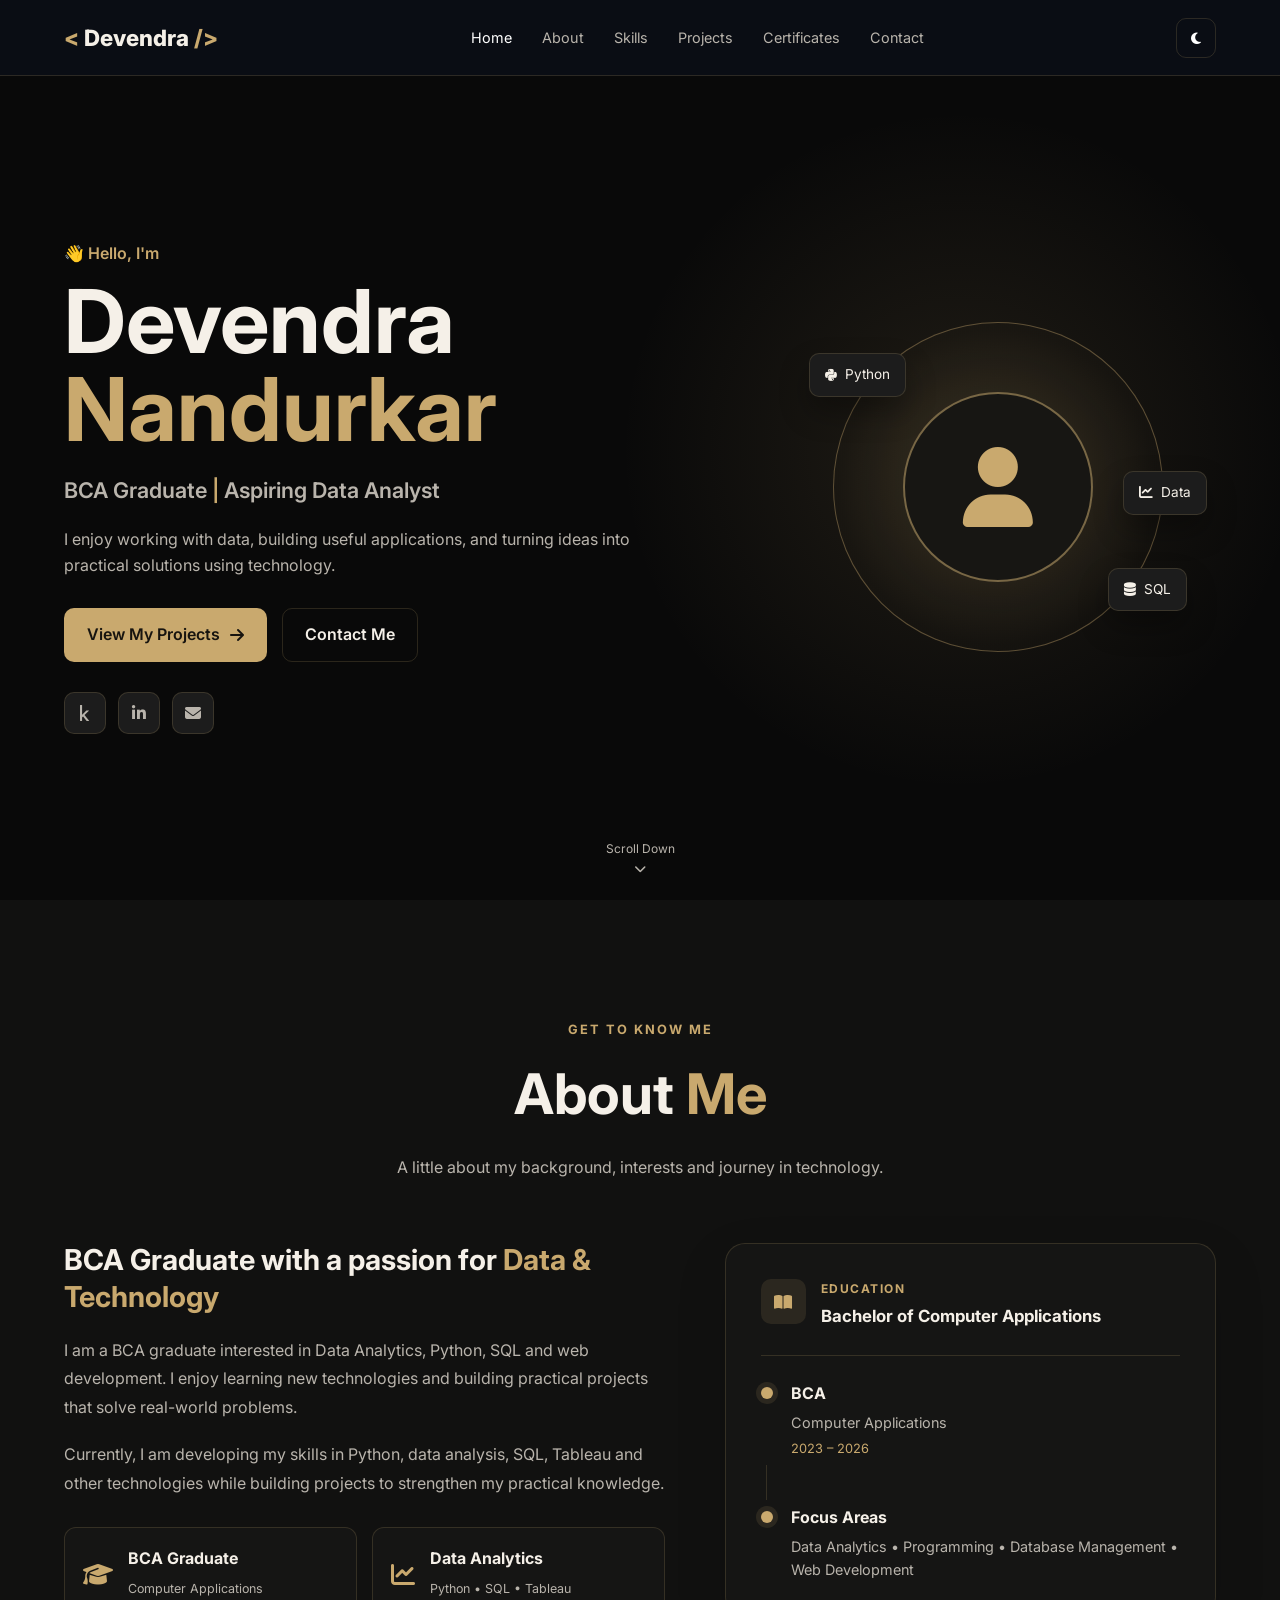
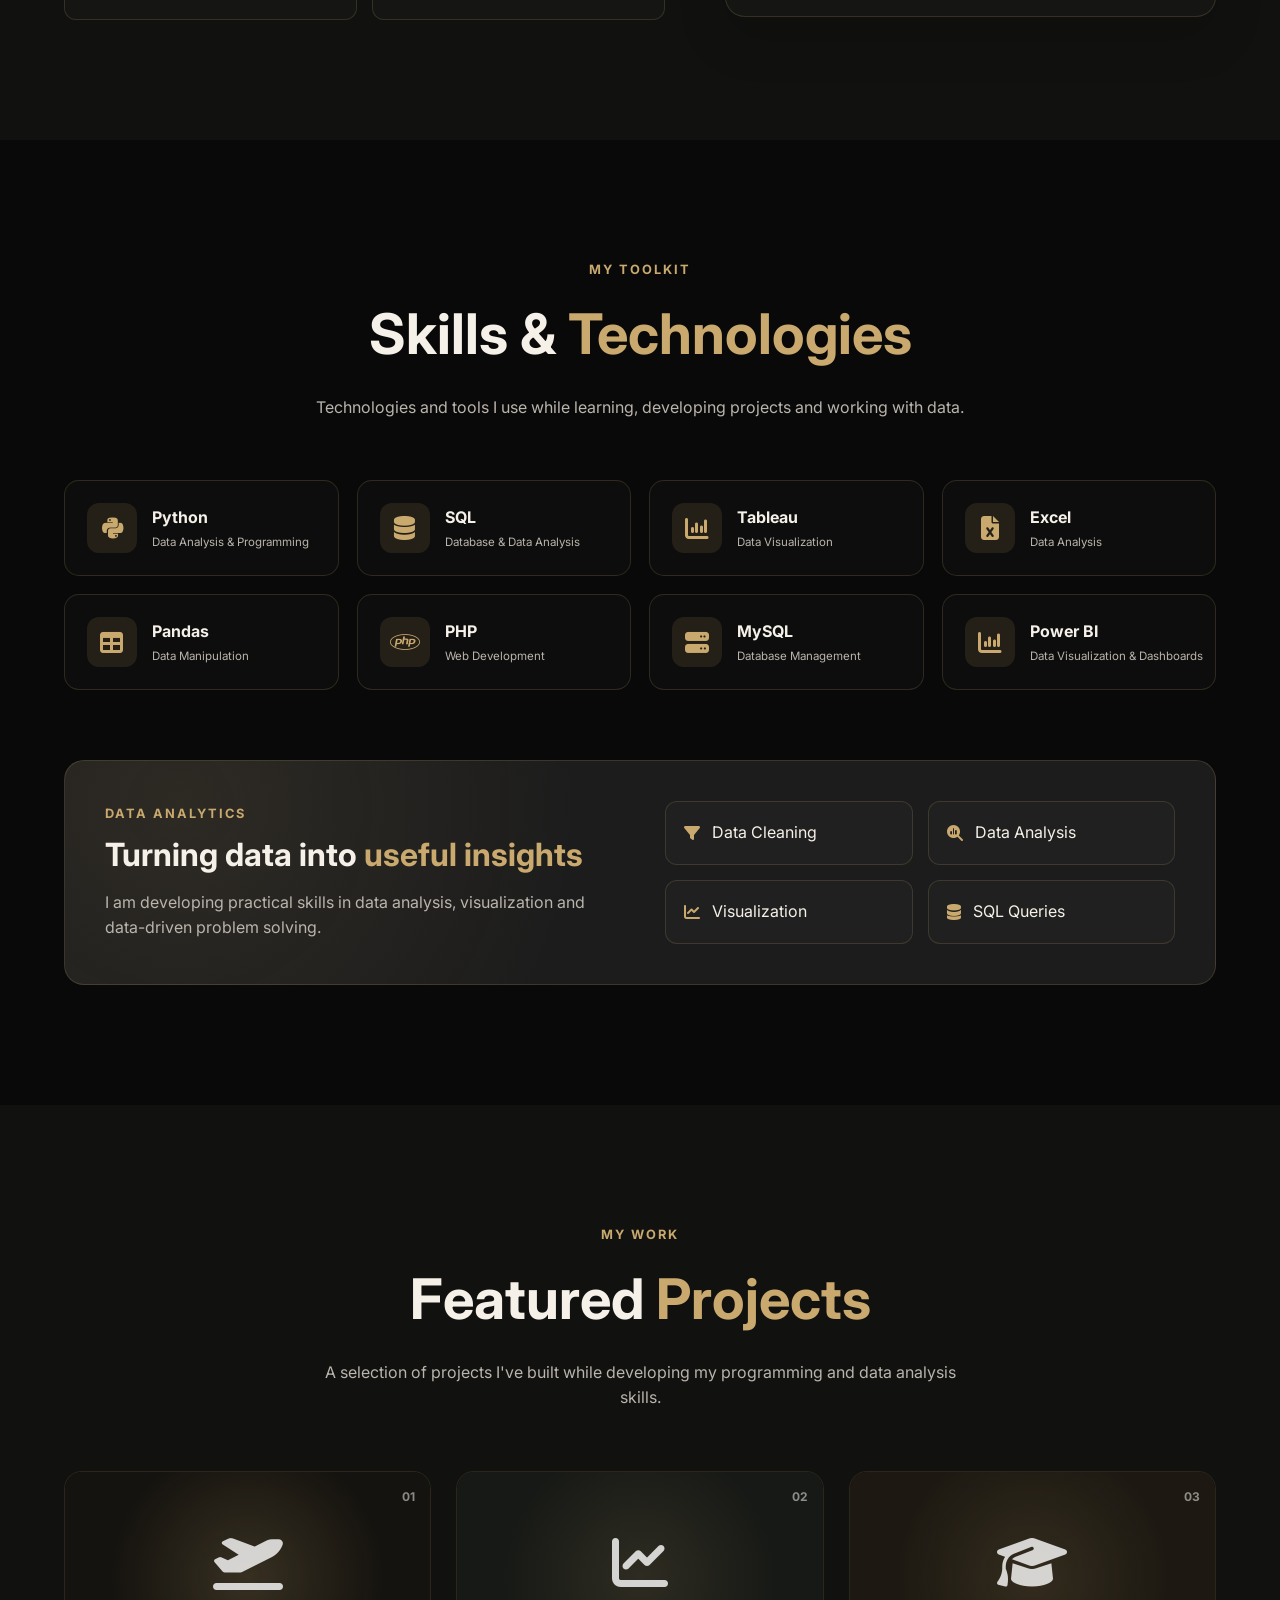
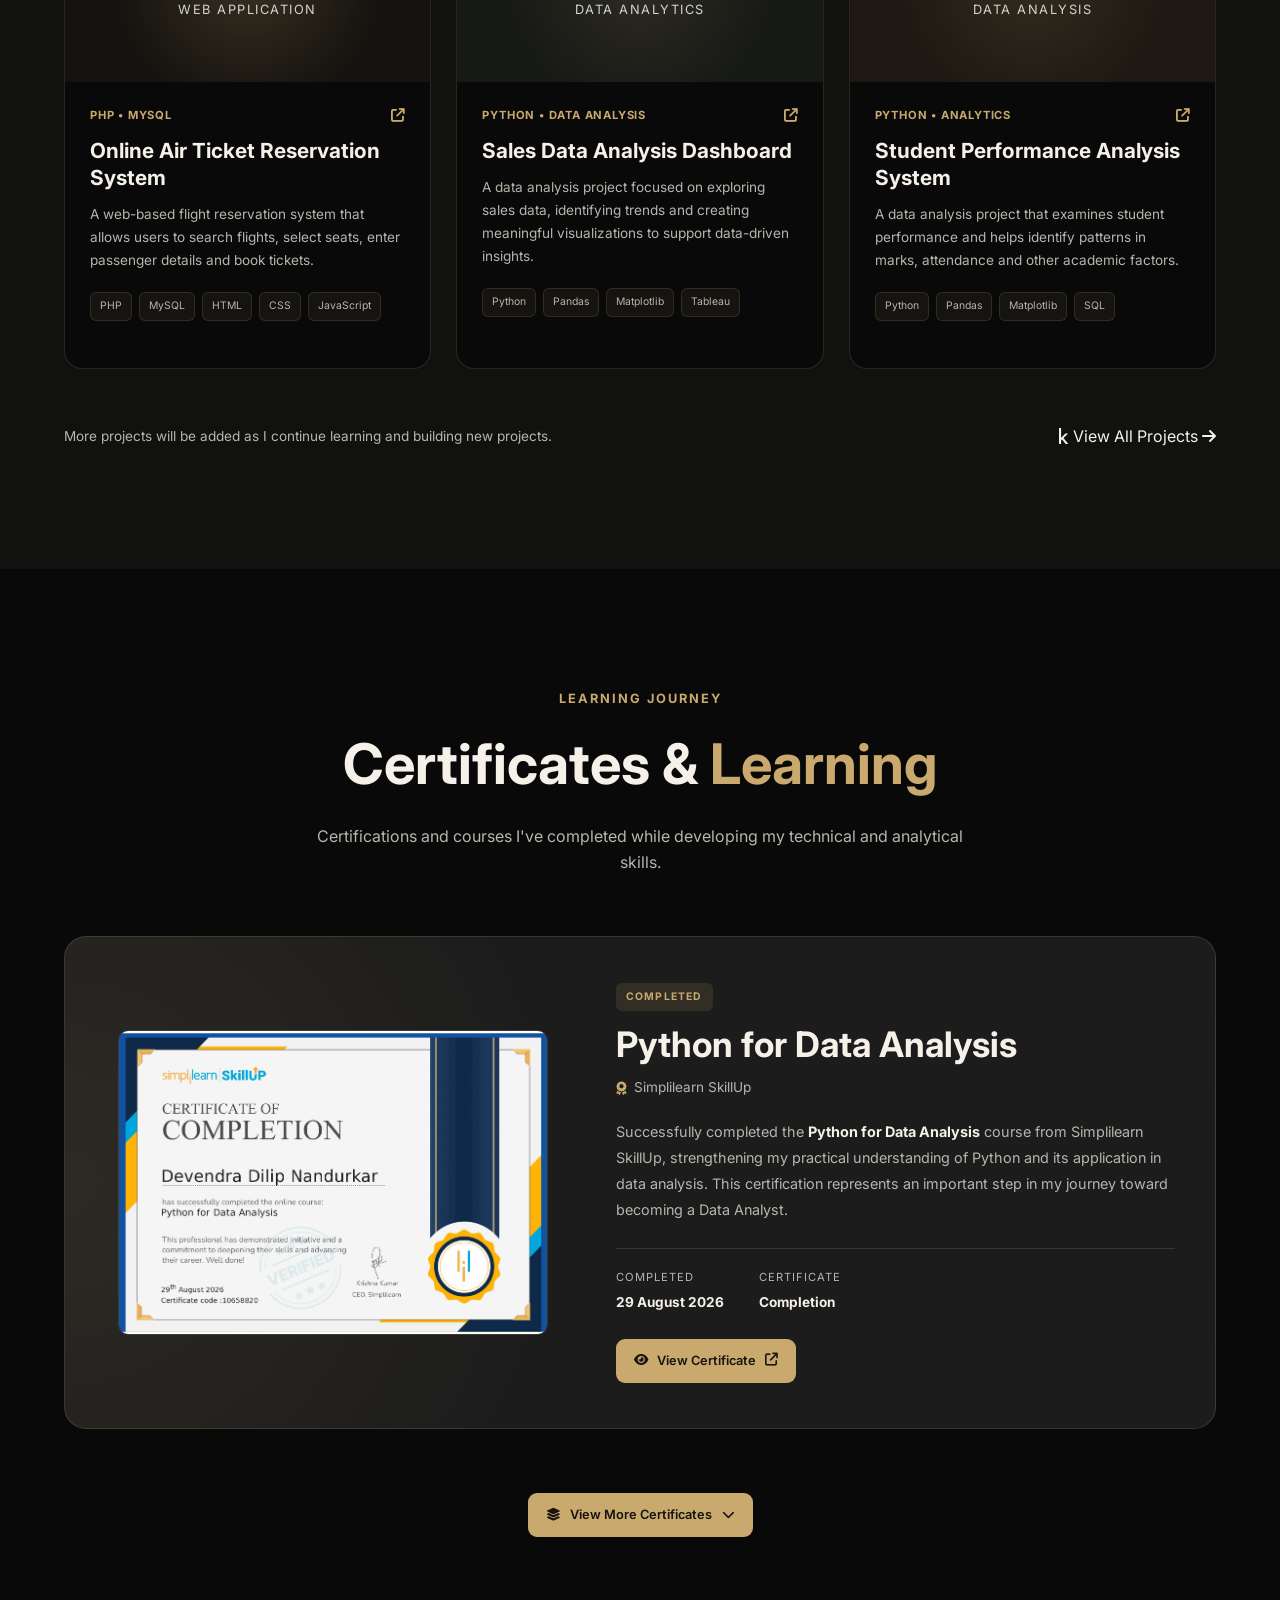
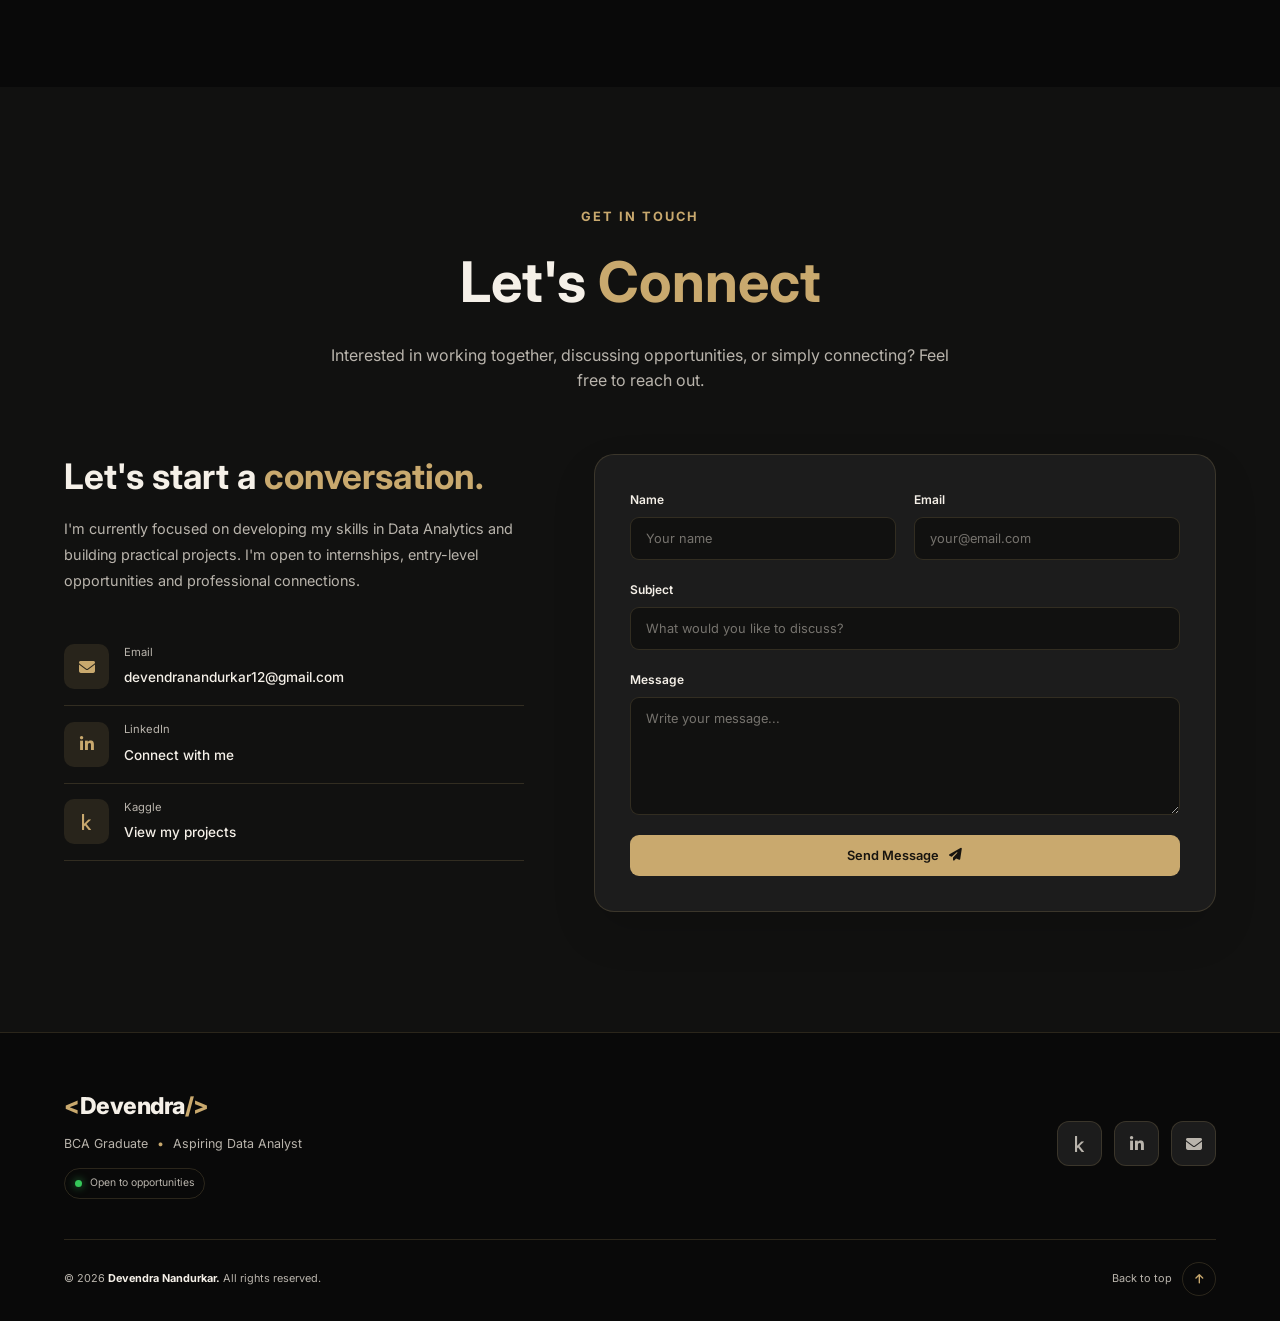
<file: index.html>
<!DOCTYPE html>
<html lang="en">

<head>
    <meta charset="UTF-8">
    <meta name="viewport" content="width=device-width, initial-scale=1.0">

    <title>Devendra Nandurkar | Portfolio</title>

    <link rel="stylesheet" href="style.css">

    <!-- Google Font -->
    <link rel="preconnect" href="https://fonts.googleapis.com">
    <link rel="preconnect" href="https://fonts.gstatic.com" crossorigin>
    <link href="https://fonts.googleapis.com/css2?family=Inter:wght@400;500;600;700;800&display=swap" rel="stylesheet">

    <!-- Icons -->
    <link rel="stylesheet"
        href="https://cdnjs.cloudflare.com/ajax/libs/font-awesome/6.5.2/css/all.min.css">
</head>

<body>

    <!-- ================= NAVBAR ================= -->

    <header class="navbar">

        <div class="container nav-container">

            <a href="#home" class="logo">
                <span>&lt;</span> Devendra <span>/&gt;</span>
            </a>

            <nav class="nav-menu" id="navMenu">

                <a href="#home" class="nav-link active">Home</a>
                <a href="#about" class="nav-link">About</a>
                <a href="#skills" class="nav-link">Skills</a>
                <a href="#projects" class="nav-link">Projects</a>
                <a href="#certificates" class="nav-link">Certificates</a>
                <a href="#contact" class="nav-link">Contact</a>

            </nav>

            <div class="nav-actions">

                <button id="themeToggle" class="icon-btn" aria-label="Toggle theme">
                    <i class="fa-solid fa-moon"></i>
                </button>

                <button id="menuToggle" class="menu-btn" aria-label="Open menu">
                    <i class="fa-solid fa-bars"></i>
                </button>

            </div>

        </div>

    </header>


    <!-- ================= HERO ================= -->

    <main>

        <section id="home" class="hero">

            <div class="container hero-container">

                <div class="hero-content">

                    <p class="hero-greeting">
                        👋 Hello, I'm
                    </p>

                    <h1>
                        Devendra<br>
                        <span>Nandurkar</span>
                    </h1>

                    <h2>
                        BCA Graduate <span>|</span> Aspiring Data Analyst
                    </h2>

                    <p class="hero-description">
                        I enjoy working with data, building useful applications,
                        and turning ideas into practical solutions using technology.
                    </p>

                    <div class="hero-buttons">

                        <a href="#projects" class="btn btn-primary">
                            View My Projects
                            <i class="fa-solid fa-arrow-right"></i>
                        </a>

                        <a href="#contact" class="btn btn-secondary">
                            Contact Me
                        </a>

                        <!--  DOWNLOAD RESUME BUTTON 
                        <a href="assets/documents/Devendra-Nandurkar-Resume.pdf" class="btn btn-secondary" download>
                            <i class="fas fa-download"></i> Download Resume
                        </a>  -->

                    </div>

                    <div class="hero-socials"> 

                        <a href="https://www.kaggle.com/devendranandurkar" aria-label="Kaggle">
                            <i class="fa-brands fa-kaggle"></i>
                        </a>

                        <a href="https://www.linkedin.com/in/devendra-nandurkar-193bb9244" aria-label="LinkedIn">
                            <i class="fa-brands fa-linkedin-in"></i>
                        </a>

                        <a href="https://mail.google.com/mail/?view=cm&fs=1&to=devendranandurkar12@gmail.com" aria-label="Email">
                            <i class="fa-solid fa-envelope"></i>
                        </a>

                    </div>

                </div>


                <div class="hero-visual">

                    <div class="profile-card">

                        <div class="profile-circle">
                            <i class="fa-solid fa-user"></i>
                        </div>

                        <div class="floating-card card-python">
                            <i class="fa-brands fa-python"></i>
                            Python
                        </div>

                        <div class="floating-card card-sql">
                            <i class="fa-solid fa-database"></i>
                            SQL
                        </div>

                        <div class="floating-card card-data">
                            <i class="fa-solid fa-chart-line"></i>
                            Data
                        </div>

                    </div>

                </div>

            </div>

            <a href="#about" class="scroll-down">
                <span>Scroll Down</span>
                <i class="fa-solid fa-chevron-down"></i>
            </a>

        </section>


        <!-- Temporary sections so navigation works -->

       <!-- ================= ABOUT ================= -->

<section id="about" class="about-section">

    <div class="container">

        <div class="section-heading">
            <p class="section-label">GET TO KNOW ME</p>
            <h2>About <span>Me</span></h2>
            <p>
                A little about my background, interests and journey in technology.
            </p>
        </div>


        <div class="about-grid">

            <!-- About Content -->

            <div class="about-content">

                <h3>
                    BCA Graduate with a passion for
                    <span>Data & Technology</span>
                </h3>

                <p>
                    I am a BCA graduate interested in Data Analytics,
                    Python, SQL and web development. I enjoy learning
                    new technologies and building practical projects
                    that solve real-world problems.
                </p>

                <p>
                    Currently, I am developing my skills in Python,
                    data analysis, SQL, Tableau and other technologies
                    while building projects to strengthen my practical
                    knowledge.
                </p>

                <div class="about-highlights">

                    <div class="highlight-card">
                        <i class="fa-solid fa-graduation-cap"></i>
                        <div>
                            <strong>BCA Graduate</strong>
                            <span>Computer Applications</span>
                        </div>
                    </div>

                    <div class="highlight-card">
                        <i class="fa-solid fa-chart-line"></i>
                        <div>
                            <strong>Data Analytics</strong>
                            <span>Python • SQL • Tableau</span>
                        </div>
                    </div>

                </div>

            </div>


            <!-- Education -->

            <div class="education-card">

                <div class="education-header">

                    <i class="fa-solid fa-book-open"></i>

                    <div>
                        <p>EDUCATION</p>
                        <h3>Bachelor of Computer Applications</h3>
                    </div>

                </div>


                <div class="education-timeline">

                    <div class="timeline-item">

                        <div class="timeline-dot"></div>

                        <div>
                            <h4>BCA</h4>
                            <p>Computer Applications</p>
                            <span>2023 – 2026</span>
                        </div>

                    </div>

                    <div class="timeline-line"></div>

                    <div class="timeline-item">

                        <div class="timeline-dot"></div>

                        <div>
                            <h4>Focus Areas</h4>
                            <p>
                                Data Analytics • Programming •
                                Database Management • Web Development
                            </p>
                        </div>

                    </div>

                </div>

            </div>

        </div>

    </div>

</section>

        <!-- ================= SKILLS ================= -->

<section id="skills" class="skills-section">

    <div class="container">

        <div class="section-heading">
            <p class="section-label">MY TOOLKIT</p>
            <h2>Skills & <span>Technologies</span></h2>
            <p>
                Technologies and tools I use while learning, developing
                projects and working with data.
            </p>
        </div>


        <div class="skills-grid">

            <!-- Python -->

            <div class="skill-card">
                <div class="skill-icon python-icon">
                    <i class="fa-brands fa-python"></i>
                </div>

                <div class="skill-info">
                    <h3>Python</h3>
                    <p>Data Analysis & Programming</p>
                </div>

                <span class="skill-level">Learning</span>
            </div>


            <!-- SQL -->

            <div class="skill-card">
                <div class="skill-icon sql-icon">
                    <i class="fa-solid fa-database"></i>
                </div>

                <div class="skill-info">
                    <h3>SQL</h3>
                    <p>Database & Data Analysis</p>
                </div>

                <span class="skill-level">Intermediate</span>
            </div>


            <!-- Tableau -->

            <div class="skill-card">
                <div class="skill-icon tableau-icon">
                    <i class="fa-solid fa-chart-column"></i>
                </div>

                <div class="skill-info">
                    <h3>Tableau</h3>
                    <p>Data Visualization</p>
                </div>

                <span class="skill-level">Intermediate</span>
            </div>


            <!-- Excel -->

            <div class="skill-card">
                <div class="skill-icon excel-icon">
                    <i class="fa-solid fa-file-excel"></i>
                </div>

                <div class="skill-info">
                    <h3>Excel</h3>
                    <p>Data Analysis</p>
                </div>

                <span class="skill-level">Intermediate</span>
            </div>


            <!-- Pandas -->

            <div class="skill-card">
                <div class="skill-icon pandas-icon">
                    <i class="fa-solid fa-table"></i>
                </div>

                <div class="skill-info">
                    <h3>Pandas</h3>
                    <p>Data Manipulation</p>
                </div>

                <span class="skill-level">Learning</span>
            </div>


            <!-- PHP -->

            <div class="skill-card">
                <div class="skill-icon php-icon">
                    <i class="fa-brands fa-php"></i>
                </div>

                <div class="skill-info">
                    <h3>PHP</h3>
                    <p>Web Development</p>
                </div>

                <span class="skill-level">Intermediate</span>
            </div>


            <!-- MySQL -->

            <div class="skill-card">
                <div class="skill-icon mysql-icon">
                    <i class="fa-solid fa-server"></i>
                </div>

                <div class="skill-info">
                    <h3>MySQL</h3>
                    <p>Database Management</p>
                </div>

                <span class="skill-level">Intermediate</span>
            </div>


            
<!-- Power BI -->

<div class="skill-card">
    <div class="skill-icon powerbi-icon">
        <i class="fa-solid fa-chart-column"></i>
    </div>

    <div class="skill-info">
        <h3>Power BI</h3>
        <p>Data Visualization & Dashboards</p>
    </div>

    <span class="skill-level">Learning</span>
</div>

        </div>


        <!-- Analytics Toolkit -->

        <div class="analytics-toolkit">

            <div class="toolkit-content">

                <p class="section-label">DATA ANALYTICS</p>

                <h3>
                    Turning data into
                    <span>useful insights</span>
                </h3>

                <p>
                    I am developing practical skills in data analysis,
                    visualization and data-driven problem solving.
                </p>

            </div>


            <div class="toolkit-items">

                <div class="tool-item">
                    <i class="fa-solid fa-filter"></i>
                    <span>Data Cleaning</span>
                </div>

                <div class="tool-item">
                    <i class="fa-solid fa-magnifying-glass-chart"></i>
                    <span>Data Analysis</span>
                </div>

                <div class="tool-item">
                    <i class="fa-solid fa-chart-line"></i>
                    <span>Visualization</span>
                </div>

                <div class="tool-item">
                    <i class="fa-solid fa-database"></i>
                    <span>SQL Queries</span>
                </div>

            </div>

        </div>

    </div>

</section>

        <!-- ================= PROJECTS ================= -->

<section id="projects" class="projects-section">

    <div class="container">

        <div class="section-heading">
            <p class="section-label">MY WORK</p>

            <h2>Featured <span>Projects</span></h2>

            <p>
                A selection of projects I've built while developing
                my programming and data analysis skills.
            </p>
        </div>


        <div class="projects-grid">


            <!-- ================= PROJECT 1 ================= -->

            <article class="project-card" onclick="window.location.href='projects/air-ticket.html';">

                <div class="project-image air-ticket">

                    <div class="project-image-content">
                        <i class="fa-solid fa-plane-departure"></i>
                        <span>Web Application</span>
                    </div>

                    <div class="project-number">
                        01
                    </div>

                </div>


                <div class="project-content">

                    <div class="project-top">

                        <span class="project-category">
                            PHP • MySQL
                        </span>

                        <i class="fa-solid fa-arrow-up-right-from-square project-arrow"></i>

                    </div>


                    <h3>
                        Online Air Ticket
                        Reservation System
                    </h3>


                    <p>
                        A web-based flight reservation system that allows
                        users to search flights, select seats, enter passenger
                        details and book tickets.
                    </p>


                    <div class="project-tech">

                        <span>PHP</span>
                        <span>MySQL</span>
                        <span>HTML</span>
                        <span>CSS</span>
                        <span>JavaScript</span>

                    </div>

                </div>

            </article>



            <!-- ================= PROJECT 2 ================= -->

            <article class="project-card" onclick="window.location.href='projects/sales-analysis.html';">

                <div class="project-image sales-dashboard">

                    <div class="project-image-content">

                        <i class="fa-solid fa-chart-line"></i>

                        <span>Data Analytics</span>

                    </div>

                    <div class="project-number">
                        02
                    </div>

                </div>


                <div class="project-content">

                    <div class="project-top">

                        <span class="project-category">
                            Python • Data Analysis
                        </span>

                        <i class="fa-solid fa-arrow-up-right-from-square project-arrow"></i>

                    </div>


                    <h3>
                        Sales Data Analysis
                        Dashboard
                    </h3>


                    <p>
                        A data analysis project focused on exploring sales
                        data, identifying trends and creating meaningful
                        visualizations to support data-driven insights.
                    </p>


                    <div class="project-tech">

                        <span>Python</span>
                        <span>Pandas</span>
                        <span>Matplotlib</span>
                        <span>Tableau</span>

                    </div>

                </div>

            </article>



            <!-- ================= PROJECT 3 ================= -->

            <article class="project-card" onclick="window.location.href='projects/student-analysis.html';">

                <div class="project-image student-analysis">

                    <div class="project-image-content">

                        <i class="fa-solid fa-graduation-cap"></i>

                        <span>Data Analysis</span>

                    </div>

                    <div class="project-number">
                        03
                    </div>

                </div>


                <div class="project-content">

                    <div class="project-top">

                        <span class="project-category">
                            Python • Analytics
                        </span>

                        <i class="fa-solid fa-arrow-up-right-from-square project-arrow"></i>

                    </div>


                    <h3>
                        Student Performance
                        Analysis System
                    </h3>


                    <p>
                        A data analysis project that examines student
                        performance and helps identify patterns in marks,
                        attendance and other academic factors.
                    </p>


                    <div class="project-tech">

                        <span>Python</span>
                        <span>Pandas</span>
                        <span>Matplotlib</span>
                        <span>SQL</span>

                    </div>

                </div>

            </article>


        </div>


        <!-- More Projects -->

        <div class="projects-more">

            <p>
                More projects will be added as I continue learning and building new projects.
            </p>

            <a  href="https://www.kaggle.com/devendranandurkar?tab=repositories" class="kaggle-all-btn">

                <i class="fa-brands fa-kaggle"></i>

                View All Projects

                <i class="fa-solid fa-arrow-right"></i>

            </a>

        </div>

    </div>

</section>

        <!-- ================= CERTIFICATES ================= -->

<section id="certificates" class="certificates-section">

    <div class="container">

        <div class="section-heading">

            <p class="section-label">LEARNING JOURNEY</p>

            <h2>Certificates & <span>Learning</span></h2>

            <p>
                Certifications and courses I've completed while
                developing my technical and analytical skills.
            </p>

        </div>


        <!-- Completed Certificate -->

        <div class="certificate-card">

            <div class="certificate-image">

    <a
        href="assets/certificates/python-data-analysis.jpg"
        target="_blank"
        class="certificate-image-link"
        aria-label="View Python for Data Analysis Certificate"
    >

        <img
            src="assets/certificates/python-data-analysis.jpg"
            alt="Python for Data Analysis Certificate"
        >

        <div class="certificate-image-overlay">

            <span>
                <i class="fa-solid fa-eye"></i>
                View Certificate
            </span>

        </div>

    </a>

</div>


            <div class="certificate-content">

                <span class="certificate-status">
                    COMPLETED
                </span>

                <h3>
                    Python for Data Analysis
                </h3>

                <p class="certificate-issuer">
                    <i class="fa-solid fa-award"></i>
                    Simplilearn SkillUp
                </p>

                <p class="certificate-description">
    Successfully completed the <strong>Python for Data Analysis</strong>
    course from Simplilearn SkillUp, strengthening my practical
    understanding of Python and its application in data analysis.
    This certification represents an important step in my journey
    toward becoming a Data Analyst.
</p>


                <div class="certificate-details">

                    <div>
                        <span>Completed</span>
                        <strong>29 August 2026</strong>
                    </div>

                    <div>
                        <span>Certificate</span>
                        <strong>Completion</strong>
                    </div>

                </div>


                <a
                    href="assets/certificates/python-data-analysis.jpg"
                    target="_blank"
                    class="certificate-btn"
                >

                    <i class="fa-solid fa-eye"></i>

                    View Certificate

                    <i class="fa-solid fa-arrow-up-right-from-square"></i>

                </a>

            </div>

        </div>

    </div>
 <div class="view-more-certificates">
     <a href="certificates.html" class="certificate-btn">
        <i class="fa-solid fa-layer-group"></i>
        <span>View More Certificates</span>
        <i class="fa-solid fa-chevron-down"></i>
    </a>
</div>



</section>

        <!-- ================= CONTACT ================= -->

<section id="contact" class="contact-section">

    <div class="container">

        <div class="section-heading">

            <p class="section-label">GET IN TOUCH</p>

            <h2>Let's <span>Connect</span></h2>

            <p>
                Interested in working together, discussing opportunities,
                or simply connecting? Feel free to reach out.
            </p>

        </div>


        <div class="contact-grid">


            <!-- Contact Information -->

            <div class="contact-info">

                <h3>
                    Let's start a
                    <span>conversation.</span>
                </h3>

                <p>
                    I'm currently focused on developing my skills in
                    Data Analytics and building practical projects.
                    I'm open to internships, entry-level opportunities
                    and professional connections.
                </p>


                <!-- Email -->

                <a href="https://mail.google.com/mail/?view=cm&fs=1&to=devendranandurkar12@gmail.com" class="contact-item">

                    <div class="contact-icon">
                        <i class="fa-solid fa-envelope"></i>
                    </div>

                    <div>
                        <span>Email</span>
                        <strong>devendranandurkar12@gmail.com</strong>
                    </div>

                </a>


                <!-- LinkedIn -->

                <a
                    href="https://www.linkedin.com/in/devendra-nandurkar-193bb9244"
                    target="_blank"
                    class="contact-item"
                >

                    <div class="contact-icon">
                        <i class="fa-brands fa-linkedin-in"></i>
                    </div>

                    <div>
                        <span>LinkedIn</span>
                        <strong>Connect with me</strong>
                    </div>

                </a>


                <!-- Kaggle -->

                <a
                    href="https://www.kaggle.com/devendranandurkar"
                    target="_blank"
                    class="contact-item"
                >

                    <div class="contact-icon">
                        <i class="fa-brands fa-kaggle"></i>
                    </div>

                    <div>
                        <span>Kaggle</span>
                        <strong>View my projects</strong>
                    </div>

                </a>

            </div>


            <!-- Contact Form -->

            <div class="contact-form-wrapper mobile-contact-container">

                <form id="contactForm" class="contact-form">

                    <div class="form-row">

                        <div class="form-group">

                            <label for="name">
                                Name
                            </label>

                            <input
                                type="text"
                                id="name"
                                name="name"
                                placeholder="Your name"
                                required
                            >

                        </div>


                        <div class="form-group">

                            <label for="email">
                                Email
                            </label>

                            <input
                                type="email"
                                id="email"
                                name="email"
                                placeholder="your@email.com"
                                required
                            >

                        </div>

                    </div>


                    <div class="form-group">

                        <label for="subject">
                            Subject
                        </label>

                        <input
                            type="text"
                            id="subject"
                            name="subject"
                            placeholder="What would you like to discuss?"
                            required
                        >

                    </div>


                    <div class="form-group">

                        <label for="message">
                            Message
                        </label>

                        <textarea
                            id="message"
                            name="message"
                            rows="6"
                            placeholder="Write your message..."
                            required
                        ></textarea>

                    </div>


                    <button
                        type="submit"
                        class="contact-submit"
                    >

                        Send Message

                        <i class="fa-solid fa-paper-plane"></i>

                    </button>

                </form>

            </div>

        </div>

    </div>

</section>


<!-- ================= FOOTER ================= -->
<!-- ================= FOOTER ================= -->

<footer class="footer">

    <div class="container">

        <div class="footer-main">

            <!-- Brand -->

            <div class="footer-brand">

                <a href="#home" class="footer-logo">
                    <span>&lt;</span>Devendra<span>/&gt;</span>
                </a>

                <p>
                    BCA Graduate <span>•</span> Aspiring Data Analyst
                </p>

                <div class="footer-status">
                    <span class="status-dot"></span>
                    Open to opportunities
                </div>

            </div>


            <!-- Social Links -->

            <div class="footer-socials">

                <a
                    href="https://www.kaggle.com/devendranandurkar"
                    target="_blank"
                    aria-label="Kaggle"
                    title="Kaggle"
                >
                    <i class="fa-brands fa-kaggle"></i>
                </a>

                <a
                    href="https://www.linkedin.com/in/devendra-nandurkar-193bb9244"
                    target="_blank"
                    aria-label="LinkedIn"
                    title="LinkedIn"
                >
                    <i class="fa-brands fa-linkedin-in"></i>
                </a>

                <a
                    href="https://mail.google.com/mail/?view=cm&fs=1&to=devendranandurkar12@gmail.com"
                    aria-label="Email"
                    title="Email"
                >
                    <i class="fa-solid fa-envelope"></i>
                </a>

            </div>

        </div>


        <!-- Bottom -->

        <div class="footer-bottom">

            <p>
                © 2026 <strong>Devendra Nandurkar.</strong>
                All rights reserved.

            </p>


            <a href="#home" class="back-to-top">

                <span>Back to top</span>

                <i class="fa-solid fa-arrow-up"></i>

            </a>

        </div>

    </div>

</footer>

    </main>


    <!-- JavaScript -->

    <script src="script.js"></script>

</body>

</html>
</file>
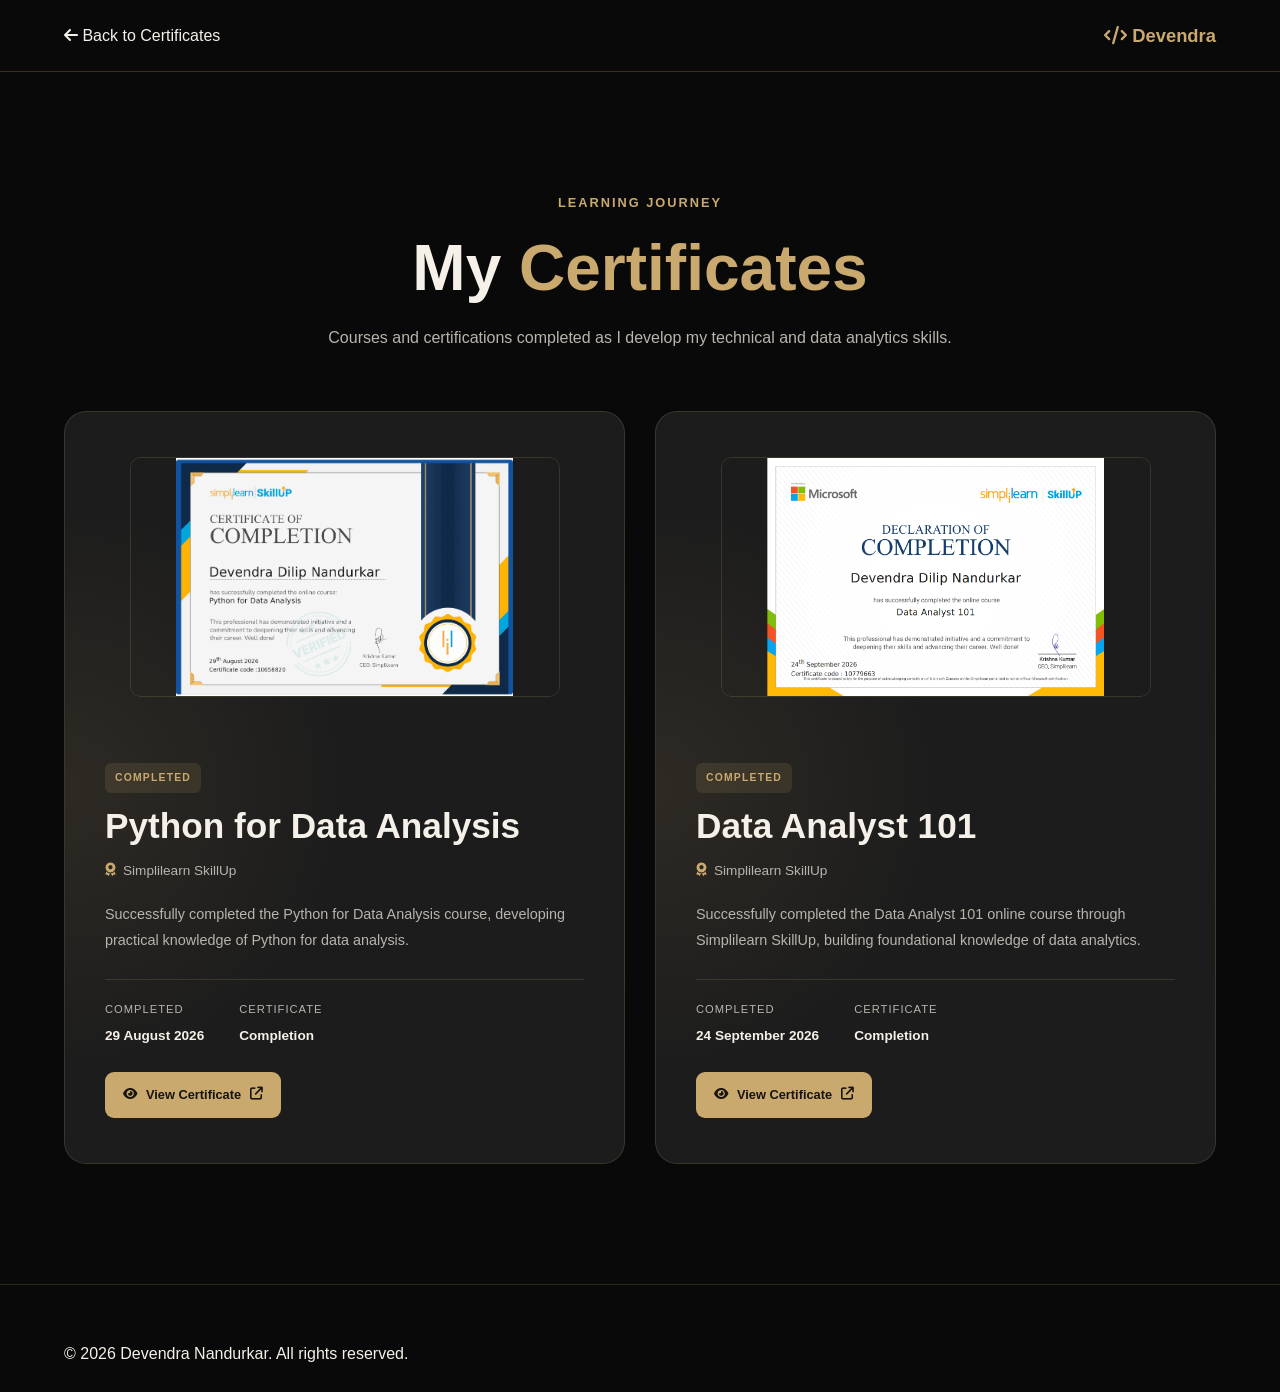
<file: certificates.html>
<!DOCTYPE html>
<html lang="en">
<head>
    <meta charset="UTF-8">
    <meta name="viewport" content="width=device-width, initial-scale=1.0">

    <title>Certificates | Devendra Nandurkar</title>

    <!-- Reuse your portfolio stylesheet -->
    <link rel="stylesheet" href="style.css">

    <!-- Font Awesome icons -->
    <link rel="stylesheet"
          href="https://cdnjs.cloudflare.com/ajax/libs/font-awesome/6.7.2/css/all.min.css">

          <style>
        :root {
            --gold: #C9A96E;
            --gold-light: #DCC18B;
            --page-bg: #090909;
            --card-bg: #151514;
            --text-main: #F5F0E8;
            --text-muted: #B9B4AC;
            --line: rgba(201, 169, 110, 0.23);
        }

        * {
            box-sizing: border-box;
        }

        html {
            scroll-behavior: smooth;
        }

        body {
            margin: 0;
            background: var(--page-bg);
            color: var(--text-main);
            font-family: Arial, sans-serif;
            line-height: 1.7;
        }

        a {
            color: inherit;
            text-decoration: none;
        }

        .project-container {
            width: min(1420px, 90%);
            margin: auto;
        }

        .project-nav {
            border-bottom: 1px solid var(--line);
            padding: 20px 0;
        }

        .nav-inner {
            display: flex;
            justify-content: space-between;
            align-items: center;
            gap: 16px;
        }

        .brand {
            color: var(--gold);
            font-size: 1.15rem;
            font-weight: 700;
        }

        .back-link {
            color: var(--text-muted);
            transition: color 0.25s;
        }

        .back-link:hover {
            color: var(--gold);
        }

        .project-hero {
            padding: 75px 0 55px;
        }

        .eyebrow {
            color: var(--gold);
            text-transform: uppercase;
            letter-spacing: 3px;
            font-size: 0.78rem;
            font-weight: 700;
        }

        h1 {
            font-size: clamp(2.2rem, 5vw, 4rem);
            line-height: 1.15;
            margin: 18px 0;
        }

        h2 {
            font-size: clamp(1.6rem, 3vw, 2.2rem);
            margin: 0 0 22px;
        }

        h1 span,
        h2 span {
            color: var(--gold);
        }

        .hero-description {
            max-width: 760px;
            color: var(--text-muted);
            font-size: 1.05rem;
        }

        .tech-tags {
            display: flex;
            flex-wrap: wrap;
            gap: 10px;
            margin: 26px 0;
        }

        .tech-tag {
            border: 1px solid var(--line);
            color: var(--gold-light);
            background: rgba(201, 169, 110, 0.07);
            padding: 7px 14px;
            border-radius: 5px;
            font-size: 0.88rem;
        }

        .project-actions {
            display: flex;
            flex-wrap: wrap;
            gap: 14px;
            margin-top: 30px;
        }

        .project-btn {
            display: inline-flex;
            justify-content: center;
            align-items: center;
            gap: 10px;
            padding: 12px 20px;
            border: 1px solid var(--gold);
            border-radius: 5px;
            font-weight: 700;
            transition: 0.25s;
        }

        .project-btn.primary {
            color: #090909;
            background: var(--gold);
        }

        .project-btn.primary:hover {
            background: var(--gold-light);
        }

        .project-btn.secondary {
            color: var(--gold);
            background: transparent;
        }

        .project-btn.secondary:hover {
            background: rgba(201, 169, 110, 0.1);
        }

        .section {
            padding: 42px 0;
        }

        .section-description {
            color: var(--text-muted);
            max-width: 800px;
        }

        .overview-grid {
            display: grid;
            grid-template-columns: repeat(3, 1fr);
            gap: 20px;
            margin-top: 28px;
        }

        .info-card {
            padding: 24px;
            background: var(--card-bg);
            border: 1px solid var(--line);
            border-radius: 10px;
        }

        .info-card i {
            color: var(--gold);
            font-size: 1.5rem;
            margin-bottom: 15px;
        }

        .info-card h3 {
            margin: 0 0 10px;
        }

        .info-card p {
            color: var(--text-muted);
            margin-bottom: 0;
        }

        .feature-list {
            display: grid;
            grid-template-columns: repeat(2, 1fr);
            gap: 15px;
            margin-top: 25px;
        }

        .feature-item {
            display: flex;
            align-items: flex-start;
            gap: 12px;
            padding: 18px;
            border: 1px solid var(--line);
            border-radius: 8px;
            background: var(--card-bg);
        }

        .feature-item i {
            color: var(--gold);
            margin-top: 5px;
        }

        .feature-item span {
            color: var(--text-muted);
        }

        .gallery {
            display: grid;
            grid-template-columns: repeat(2, minmax(0, 1fr));
            gap: 22px;
            margin-top: 28px;
        }

        .gallery-card {
            overflow: hidden;
            border: 1px solid var(--line);
            border-radius: 10px;
            background: var(--card-bg);
        }

        .gallery-card img {
            display: block;
            width: 100%;
            aspect-ratio: 16 / 10;
            object-fit: cover;
            object-position: top;
            background: #20201e;
            transition: transform 0.35s;
        }

        .gallery-card:hover img {
            transform: scale(1.025);
        }

        .gallery-caption {
            padding: 16px;
            color: var(--text-muted);
        }

        .gallery-caption h3 {
            color: var(--text-main);
            font-size: 1rem;
            margin: 0 0 5px;
        }

        .learning-box {
            background: var(--card-bg);
            border-left: 3px solid var(--gold);
            border-radius: 5px;
            padding: 25px;
            color: var(--text-muted);
        }

        .closing-section {
            margin: 40px 0 70px;
            padding: 35px;
            text-align: center;
            background: var(--card-bg);
            border: 1px solid var(--line);
            border-radius: 12px;
        }

        .closing-section p {
            color: var(--text-muted);
        }

        .project-footer {
            padding: 25px 0;
            border-top: 1px solid var(--line);
            text-align: center;
            color: var(--text-muted);
            font-size: 0.9rem;
        }

        .project-footer span {
            color: var(--gold);
        }

        @media (max-width: 700px) {
            .project-hero {
                padding-top: 50px;
            }

            .overview-grid,
            .feature-list,
            .gallery {
                grid-template-columns: 1fr;
            }

            .closing-section {
                padding: 24px 18px;
            }

            .nav-inner {
                align-items: flex-start;
            }

            .back-link {
                font-size: 0.9rem;
            }
        }

        @media (prefers-reduced-motion: reduce) {
            html {
                scroll-behavior: auto;
            }

            *,
            *::before,
            *::after {
                transition-duration: 0.01ms !important;
            }
        }

        
    </style>
<script>
    const savedTheme = localStorage.getItem("sujal-theme");

    if (savedTheme === "light") {
        document.documentElement.classList.add("light-mode");
    } else {
        document.documentElement.classList.remove("light-mode");
    }
</script>
</head>

<body>
    
    <script>
    document.body.classList.toggle(
        "light-mode",
        localStorage.getItem("sujal-theme") === "light"
    );
</script>

    <!-- Navigation -->
    <nav class="project-nav">
        <div class="project-container nav-inner">
            <!-- Back Button -->

            <a
                href="index.html#certificates"
                class="project-back"
            >

                <i class="fa-solid fa-arrow-left"></i>

                Back to Certificates

            </a>

            <a class="brand">
                <i class="fa-solid fa-code"></i>
                Devendra
            </a>

            
        </div>
    </nav>

    <!-- Certificates -->
    <section class="certificates-section">

        <div class="container">

            <div class="section-heading">
                <p class="section-label">LEARNING JOURNEY</p>

                <h1>My <span>Certificates</span></h1>

                <p>
                    Courses and certifications completed as I develop
                    my technical and data analytics skills.
                </p>
            </div>

            <div class="all-certificates">

                <!-- Certificate 1 -->
                <div class="certificate-card">

                    <div class="certificate-image">
                        <a href="assets/certificates/python-data-analysis.jpg"
                           target="_blank"
                           class="certificate-image-link">

                            <img
                                src="assets/certificates/python-data-analysis.jpg"
                                alt="Python for Data Analysis certificate">

                            <div class="certificate-image-overlay">
                                <span>
                                    <i class="fa-solid fa-eye"></i>
                                    View Certificate
                                </span>
                            </div>
                        </a>
                    </div>

                    <div class="certificate-content">

                        <span class="certificate-status">COMPLETED</span>

                        <h3>Python for Data Analysis</h3>

                        <p class="certificate-issuer">
                            <i class="fa-solid fa-award"></i>
                            Simplilearn SkillUp
                        </p>

                        <p class="certificate-description">
                            Successfully completed the Python for Data
                            Analysis course, developing practical
                            knowledge of Python for data analysis.
                        </p>

                        <div class="certificate-details">
                            <div>
                                <span>Completed</span>
                                <strong>29 August 2026</strong>
                            </div>

                            <div>
                                <span>Certificate</span>
                                <strong>Completion</strong>
                            </div>
                        </div>

                        <a href="assets/certificates/python-data-analysis.jpg"
                           target="_blank"
                           class="certificate-btn">
                            <i class="fa-solid fa-eye"></i>
                            View Certificate
                            <i class="fa-solid fa-arrow-up-right-from-square"></i>
                        </a>

                    </div>
                </div>

                <!-- Certificate 2 -->
                <div class="certificate-card">

                    <div class="certificate-image">
                        <a href="assets/certificates/data-analyst-101.jpg"
                           target="_blank"
                           class="certificate-image-link">

                            <img
                                src="assets/certificates/data-analyst-101.jpg"
                                alt="Data Analyst 101 certificate">

                            <div class="certificate-image-overlay">
                                <span>
                                    <i class="fa-solid fa-eye"></i>
                                    View Certificate
                                </span>
                            </div>
                        </a>
                    </div>

                    <div class="certificate-content">

                        <span class="certificate-status">COMPLETED</span>

                        <h3>Data Analyst 101</h3>

                        <p class="certificate-issuer">
                            <i class="fa-solid fa-award"></i>
                            Simplilearn SkillUp
                        </p>

                        <p class="certificate-description">
                            Successfully completed the Data Analyst 101
                            online course through Simplilearn SkillUp,
                            building foundational knowledge of
                            data analytics.
                        </p>

                        <div class="certificate-details">
                            <div>
                                <span>Completed</span>
                                <strong>24 September 2026</strong>
                            </div>

                            <div>
                                <span>Certificate</span>
                                <strong>Completion</strong>
                            </div>
                        </div>

                        <a href="assets/certificates/data-analyst-101.jpg"
                           target="_blank"
                           class="certificate-btn">
                            <i class="fa-solid fa-eye"></i>
                            View Certificate
                            <i class="fa-solid fa-arrow-up-right-from-square"></i>
                        </a>

                    </div>
                </div>

            </div>
        </div>
    </section>

    <!-- Footer -->
    <footer class="footer">
        <div class="container">
            <p>© 2026 Devendra Nandurkar. All rights reserved.</p>
        </div>
    </footer>

</body>
</html>
</file>
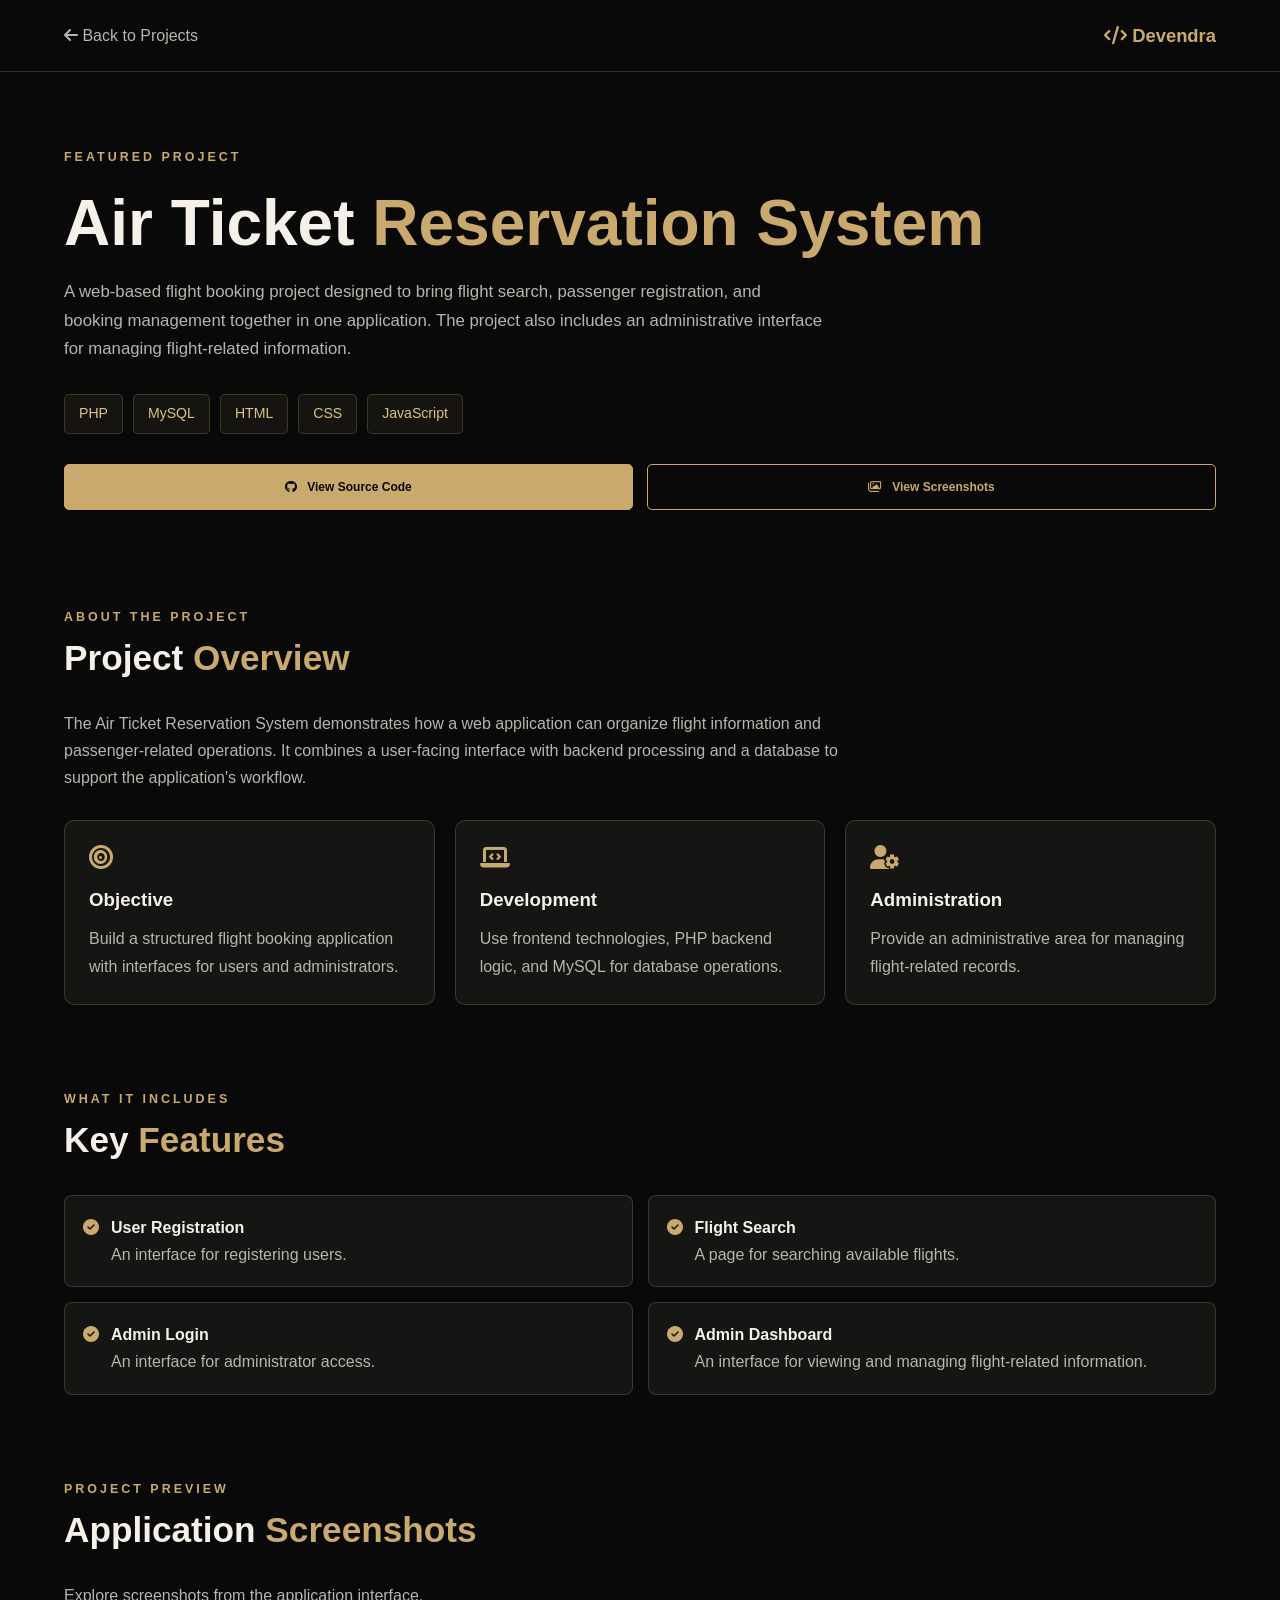
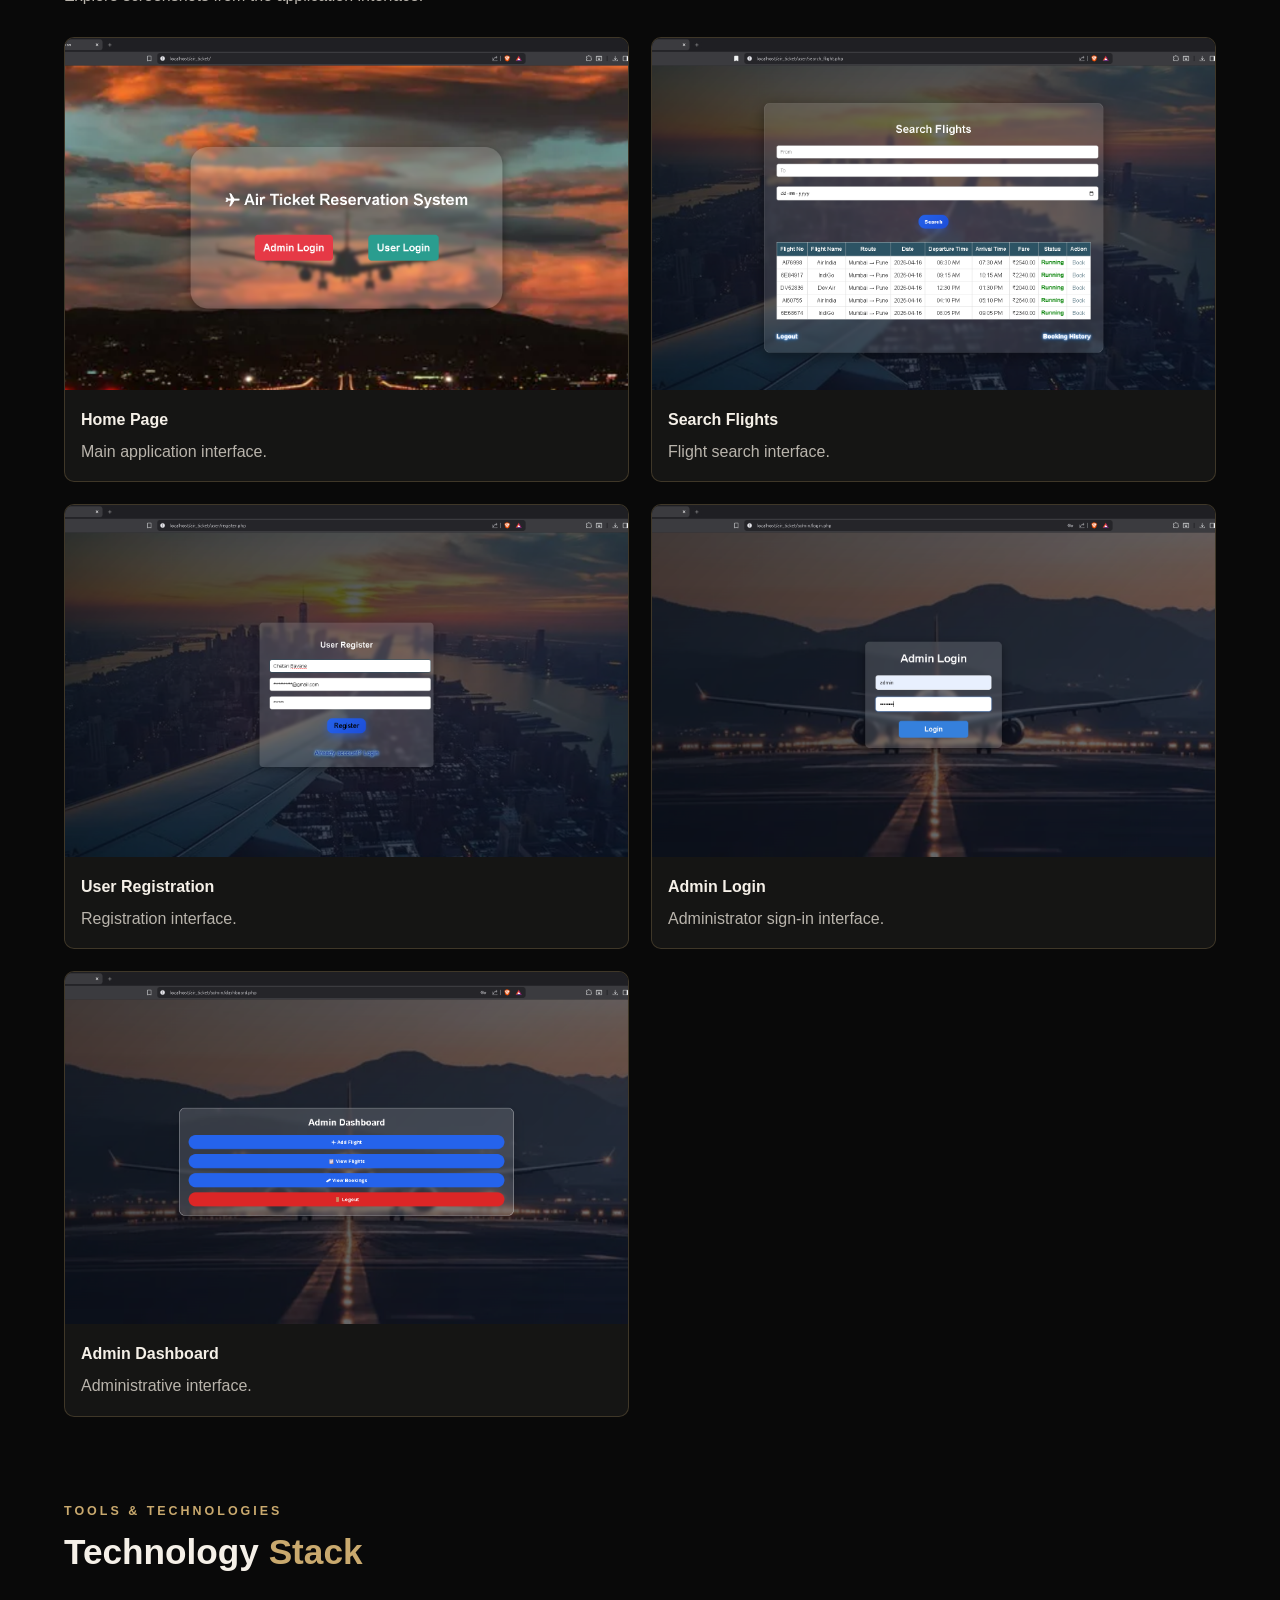
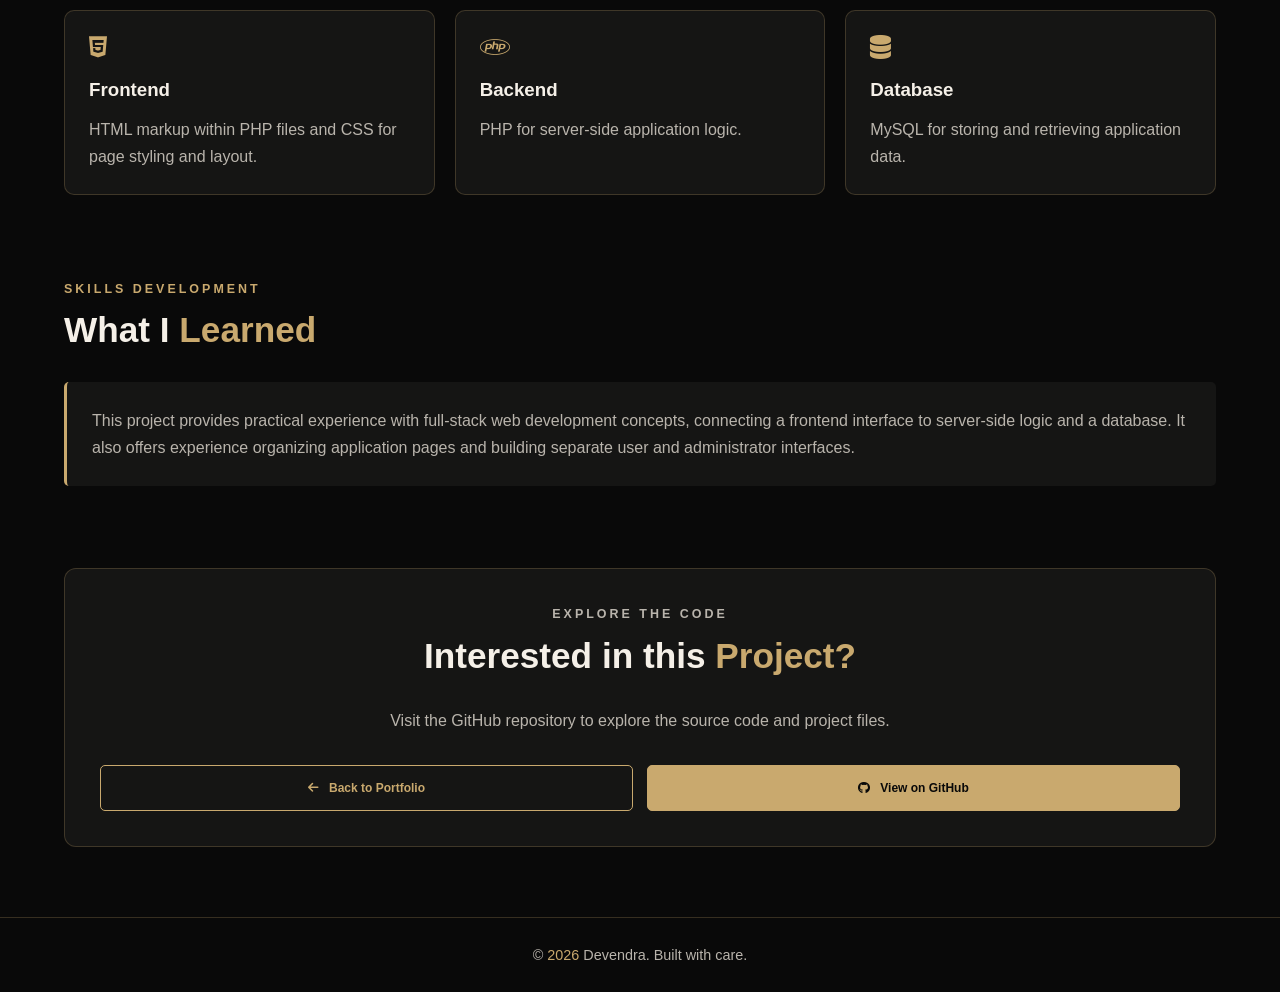
<file: projects/air-ticket.html>
<!DOCTYPE html>
<html lang="en">
<head>
    <meta charset="UTF-8">
    <meta name="viewport" content="width=device-width, initial-scale=1.0">

    <title>Air Ticket Reservation System | Devendra</title>

    <meta name="description"
          content="Explore my Air Ticket Reservation System project, its features, technologies, and screenshots.">

    <link rel="stylesheet" href="../style.css">

    <link rel="stylesheet"
          href="https://cdnjs.cloudflare.com/ajax/libs/font-awesome/6.5.2/css/all.min.css">

    <style>
        :root {
            --gold: #C9A96E;
            --gold-light: #DCC18B;
            --page-bg: #090909;
            --card-bg: #151514;
            --text-main: #F5F0E8;
            --text-muted: #B9B4AC;
            --line: rgba(201, 169, 110, 0.23);
        }

        * {
            box-sizing: border-box;
        }

        html {
            scroll-behavior: smooth;
        }

        body {
            margin: 0;
            background: var(--page-bg);
            color: var(--text-main);
            font-family: Arial, sans-serif;
            line-height: 1.7;
        }

        a {
            color: inherit;
            text-decoration: none;
        }

        .project-container {
            width: min(1420px, 90%);
            margin: auto;
        }

        .project-nav {
            border-bottom: 1px solid var(--line);
            padding: 20px 0;
        }

        .nav-inner {
            display: flex;
            justify-content: space-between;
            align-items: center;
            gap: 16px;
        }

        .brand {
            color: var(--gold);
            font-size: 1.15rem;
            font-weight: 700;
        }

        .back-link {
            color: var(--text-muted);
            transition: color 0.25s;
        }

        .back-link:hover {
            color: var(--gold);
        }

        .project-hero {
            padding: 75px 0 55px;
        }

        .eyebrow {
            color: var(--gold);
            text-transform: uppercase;
            letter-spacing: 3px;
            font-size: 0.78rem;
            font-weight: 700;
        }

        h1 {
            font-size: clamp(2.2rem, 5vw, 4rem);
            line-height: 1.15;
            margin: 18px 0;
        }

        h2 {
            font-size: clamp(1.6rem, 3vw, 2.2rem);
            margin: 0 0 22px;
        }

        h1 span,
        h2 span {
            color: var(--gold);
        }

        .hero-description {
            max-width: 760px;
            color: var(--text-muted);
            font-size: 1.05rem;
        }

        .tech-tags {
            display: flex;
            flex-wrap: wrap;
            gap: 10px;
            margin: 26px 0;
        }

        .tech-tag {
            border: 1px solid var(--line);
            color: var(--gold-light);
            background: rgba(201, 169, 110, 0.07);
            padding: 7px 14px;
            border-radius: 5px;
            font-size: 0.88rem;
        }

        .project-actions {
            display: flex;
            flex-wrap: wrap;
            gap: 14px;
            margin-top: 30px;
        }

        .project-btn {
            display: inline-flex;
            justify-content: center;
            align-items: center;
            gap: 10px;
            padding: 12px 20px;
            border: 1px solid var(--gold);
            border-radius: 5px;
            font-weight: 700;
            transition: 0.25s;
        }

        .project-btn.primary {
            color: #090909;
            background: var(--gold);
        }

        .project-btn.primary:hover {
            background: var(--gold-light);
        }

        .project-btn.secondary {
            color: var(--gold);
            background: transparent;
        }

        .project-btn.secondary:hover {
            background: rgba(201, 169, 110, 0.1);
        }

        .section {
            padding: 42px 0;
        }

        .section-description {
            color: var(--text-muted);
            max-width: 800px;
        }

        .overview-grid {
            display: grid;
            grid-template-columns: repeat(3, 1fr);
            gap: 20px;
            margin-top: 28px;
        }

        .info-card {
            padding: 24px;
            background: var(--card-bg);
            border: 1px solid var(--line);
            border-radius: 10px;
        }

        .info-card i {
            color: var(--gold);
            font-size: 1.5rem;
            margin-bottom: 15px;
        }

        .info-card h3 {
            margin: 0 0 10px;
        }

        .info-card p {
            color: var(--text-muted);
            margin-bottom: 0;
        }

        .feature-list {
            display: grid;
            grid-template-columns: repeat(2, 1fr);
            gap: 15px;
            margin-top: 25px;
        }

        .feature-item {
            display: flex;
            align-items: flex-start;
            gap: 12px;
            padding: 18px;
            border: 1px solid var(--line);
            border-radius: 8px;
            background: var(--card-bg);
        }

        .feature-item i {
            color: var(--gold);
            margin-top: 5px;
        }

        .feature-item span {
            color: var(--text-muted);
        }

        .gallery {
            display: grid;
            grid-template-columns: repeat(2, minmax(0, 1fr));
            gap: 22px;
            margin-top: 28px;
        }

        .gallery-card {
            overflow: hidden;
            border: 1px solid var(--line);
            border-radius: 10px;
            background: var(--card-bg);
        }

        .gallery-card img {
            display: block;
            width: 100%;
            aspect-ratio: 16 / 10;
            object-fit: cover;
            object-position: top;
            background: #20201e;
            transition: transform 0.35s;
        }

        .gallery-card:hover img {
            transform: scale(1.025);
        }

        .gallery-caption {
            padding: 16px;
            color: var(--text-muted);
        }

        .gallery-caption h3 {
            color: var(--text-main);
            font-size: 1rem;
            margin: 0 0 5px;
        }

        .learning-box {
            background: var(--card-bg);
            border-left: 3px solid var(--gold);
            border-radius: 5px;
            padding: 25px;
            color: var(--text-muted);
        }

        .closing-section {
            margin: 40px 0 70px;
            padding: 35px;
            text-align: center;
            background: var(--card-bg);
            border: 1px solid var(--line);
            border-radius: 12px;
        }

        .closing-section p {
            color: var(--text-muted);
        }

        .project-footer {
            padding: 25px 0;
            border-top: 1px solid var(--line);
            text-align: center;
            color: var(--text-muted);
            font-size: 0.9rem;
        }

        .project-footer span {
            color: var(--gold);
        }

        @media (max-width: 700px) {
            .project-hero {
                padding-top: 50px;
            }

            .overview-grid,
            .feature-list,
            .gallery {
                grid-template-columns: 1fr;
            }

            .closing-section {
                padding: 24px 18px;
            }

            .nav-inner {
                align-items: flex-start;
            }

            .back-link {
                font-size: 0.9rem;
            }
        }

        @media (prefers-reduced-motion: reduce) {
            html {
                scroll-behavior: auto;
            }

            *,
            *::before,
            *::after {
                transition-duration: 0.01ms !important;
            }
        }

        
    </style>
<script>
    const savedTheme = localStorage.getItem("sujal-theme");

    if (savedTheme === "light") {
        document.documentElement.classList.add("light-mode");
    } else {
        document.documentElement.classList.remove("light-mode");
    }
</script>

</head>

<body>

    <script>
    document.body.classList.toggle(
        "light-mode",
        localStorage.getItem("sujal-theme") === "light"
    );
</script>

    <!-- Navigation -->
    <nav class="project-nav">
        <div class="project-container nav-inner">
            <a class="back-link" href="../index.html#projects">
                <i class="fa-solid fa-arrow-left"></i>
                Back to Projects
            </a>

            <a class="brand">
                <i class="fa-solid fa-code"></i>
                Devendra
            </a>

            
        </div>
    </nav>


    <main>

        <!-- Project Introduction -->
        <section class="project-hero">
            <div class="project-container">

                <p class="eyebrow">Featured Project</p>

                <h1>
                    Air Ticket <span>Reservation System</span>
                </h1>

                <p class="hero-description">
                    A web-based flight booking project designed to bring
                    flight search, passenger registration, and booking
                    management together in one application. The project
                    also includes an administrative interface for managing
                    flight-related information.
                </p>

                <div class="tech-tags">
                    <span class="tech-tag">PHP</span>
                    <span class="tech-tag">MySQL</span>
                    <span class="tech-tag">HTML</span>
                    <span class="tech-tag">CSS</span>
                    <span class="tech-tag">JavaScript</span>
                </div>

                <div class="project-actions">
                    <a
                        class="project-btn primary"
                        href="https://github.com/devendra-Dev120/air-ticket-reservation-system"
                        target="_blank"
                        rel="noopener noreferrer"
                    >
                        <i class="fa-brands fa-github"></i>
                        View Source Code
                    </a>

                    <a class="project-btn secondary"
                       href="#screenshots">
                        <i class="fa-regular fa-images"></i>
                        View Screenshots
                    </a>
                </div>

            </div>
        </section>


        <!-- Overview -->
        <section class="section">
            <div class="project-container">

                <p class="eyebrow">About the Project</p>
                <h2>Project <span>Overview</span></h2>

                <p class="section-description">
                    The Air Ticket Reservation System demonstrates how a
                    web application can organize flight information and
                    passenger-related operations. It combines a user-facing
                    interface with backend processing and a database to
                    support the application's workflow.
                </p>

                <div class="overview-grid">

                    <article class="info-card">
                        <i class="fa-solid fa-bullseye"></i>
                        <h3>Objective</h3>
                        <p>
                            Build a structured flight booking application
                            with interfaces for users and administrators.
                        </p>
                    </article>

                    <article class="info-card">
                        <i class="fa-solid fa-laptop-code"></i>
                        <h3>Development</h3>
                        <p>
                            Use frontend technologies, PHP backend logic,
                            and MySQL for database operations.
                        </p>
                    </article>

                    <article class="info-card">
                        <i class="fa-solid fa-user-gear"></i>
                        <h3>Administration</h3>
                        <p>
                            Provide an administrative area for managing
                            flight-related records.
                        </p>
                    </article>

                </div>
            </div>
        </section>


        <!-- Features -->
        <section class="section">
            <div class="project-container">

                <p class="eyebrow">What It Includes</p>
                <h2>Key <span>Features</span></h2>

                <div class="feature-list">

                    <div class="feature-item">
                        <i class="fa-solid fa-check-circle"></i>
                        <div>
                            <strong>User Registration</strong><br>
                            <span>
                                An interface for registering users.
                            </span>
                        </div>
                    </div>

                    <div class="feature-item">
                        <i class="fa-solid fa-check-circle"></i>
                        <div>
                            <strong>Flight Search</strong><br>
                            <span>
                                A page for searching available flights.
                            </span>
                        </div>
                    </div>

                    <div class="feature-item">
                        <i class="fa-solid fa-check-circle"></i>
                        <div>
                            <strong>Admin Login</strong><br>
                            <span>
                                An interface for administrator access.
                            </span>
                        </div>
                    </div>

                    <div class="feature-item">
                        <i class="fa-solid fa-check-circle"></i>
                        <div>
                            <strong>Admin Dashboard</strong><br>
                            <span>
                                An interface for viewing and managing
                                flight-related information.
                            </span>
                        </div>
                    </div>

                </div>
            </div>
        </section>


        <!-- Screenshots -->
        <section class="section" id="screenshots">
            <div class="project-container">

                <p class="eyebrow">Project Preview</p>
                <h2>Application <span>Screenshots</span></h2>

                <p class="section-description">
                    Explore screenshots from the application interface.
                </p>

                <div class="gallery">

                    <article class="gallery-card">
                        <img
                            src="../assets/images/air-ticket-main.png"
                            alt="Air Ticket Booking System home page"
                            loading="lazy"
                        >
                        <div class="gallery-caption">
                            <h3>Home Page</h3>
                            Main application interface.
                        </div>
                    </article>

                    <article class="gallery-card">
                        <img
                            src="../assets/images/air-ticket-search.png"
                            alt="Flight search page"
                            loading="lazy"
                        >
                        <div class="gallery-caption">
                            <h3>Search Flights</h3>
                            Flight search interface.
                        </div>
                    </article>

                    <article class="gallery-card">
                        <img
                            src="../assets/images/air-ticket-register.png"
                            alt="User registration page"
                            loading="lazy"
                        >
                        <div class="gallery-caption">
                            <h3>User Registration</h3>
                            Registration interface.
                        </div>
                    </article>

                    <article class="gallery-card">
                        <img
                            src="../assets/images/air-ticket-admin-login.png"
                            alt="Administrator login page"
                            loading="lazy"
                        >
                        <div class="gallery-caption">
                            <h3>Admin Login</h3>
                            Administrator sign-in interface.
                        </div>
                    </article>

                    <article class="gallery-card">
                        <img
                            src="../assets/images/air-ticket-dashboard.png"
                            alt="Administrator dashboard"
                            loading="lazy"
                        >
                        <div class="gallery-caption">
                            <h3>Admin Dashboard</h3>
                            Administrative interface.
                        </div>
                    </article>

                </div>
            </div>
        </section>


        <!-- Technologies -->
        <section class="section">
            <div class="project-container">

                <p class="eyebrow">Tools & Technologies</p>
                <h2>Technology <span>Stack</span></h2>

                <div class="overview-grid">

                    <article class="info-card">
                        <i class="fa-brands fa-html5"></i>
                        <h3>Frontend</h3>
                        <p>
                            HTML markup within PHP files 
                            and CSS for page styling and layout.
                        </p>
                    </article>

                    <article class="info-card">
                        <i class="fa-brands fa-php"></i>
                        <h3>Backend</h3>
                        <p>
                            PHP for server-side application logic.
                        </p>
                    </article>

                    <article class="info-card">
                        <i class="fa-solid fa-database"></i>
                        <h3>Database</h3>
                        <p>
                            MySQL for storing and retrieving application data.
                        </p>
                    </article>

                </div>
            </div>
        </section>


        <!-- Learning -->
        <section class="section">
            <div class="project-container">

                <p class="eyebrow">Skills Development</p>
                <h2>What I <span>Learned</span></h2>

                <div class="learning-box">
                    This project provides practical experience with
                    full-stack web development concepts, connecting a
                    frontend interface to server-side logic and a database.
                    It also offers experience organizing application pages
                    and building separate user and administrator interfaces.
                </div>

            </div>
        </section>


        <!-- Closing -->
        <section class="project-container">
            <div class="closing-section">

                <p class="eyebrow">Explore the Code</p>
                <h2>Interested in this <span>Project?</span></h2>

                <p>
                    Visit the GitHub repository to explore the source code
                    and project files.
                </p>

                <div class="project-actions"
                     style="justify-content:center;">

                     
                    <a class="project-btn secondary"
                       href="../index.html#projects">
                        <i class="fa-solid fa-arrow-left"></i>
                        Back to Portfolio
                    </a>

                    <a
                        class="project-btn primary"
                        href="https://github.com/devendra-Dev120/air-ticket-reservation-system"
                        target="_blank"
                        rel="noopener noreferrer"
                    >
                        <i class="fa-brands fa-github"></i>
                        View on GitHub
                    </a>


                </div>

            </div>
        </section>

    </main>


    <footer class="project-footer">
        <div class="project-container">
            © <span id="currentYear"></span> Devendra.
            Built with care.
        </div>
    </footer>


    <script>
        document.getElementById("currentYear").textContent =
            new Date().getFullYear();
    </script>

</body>
</html>
</file>
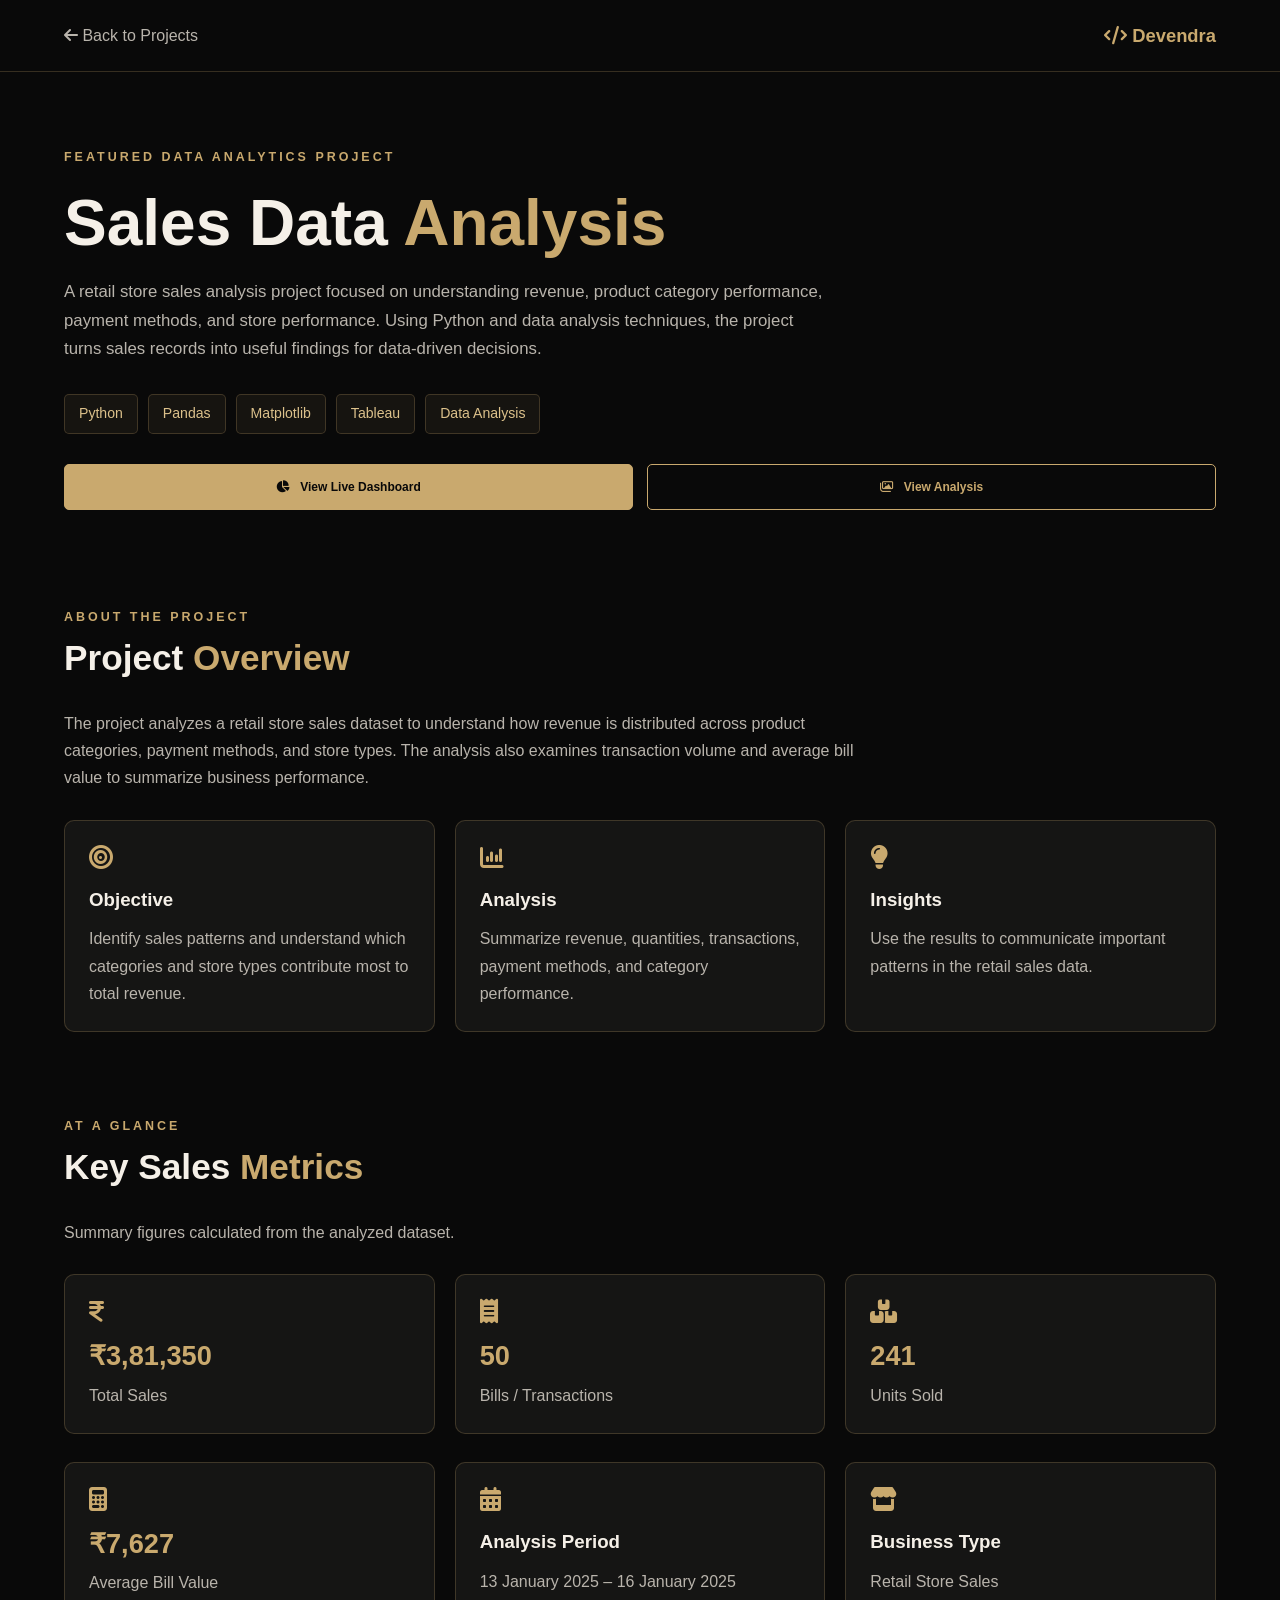
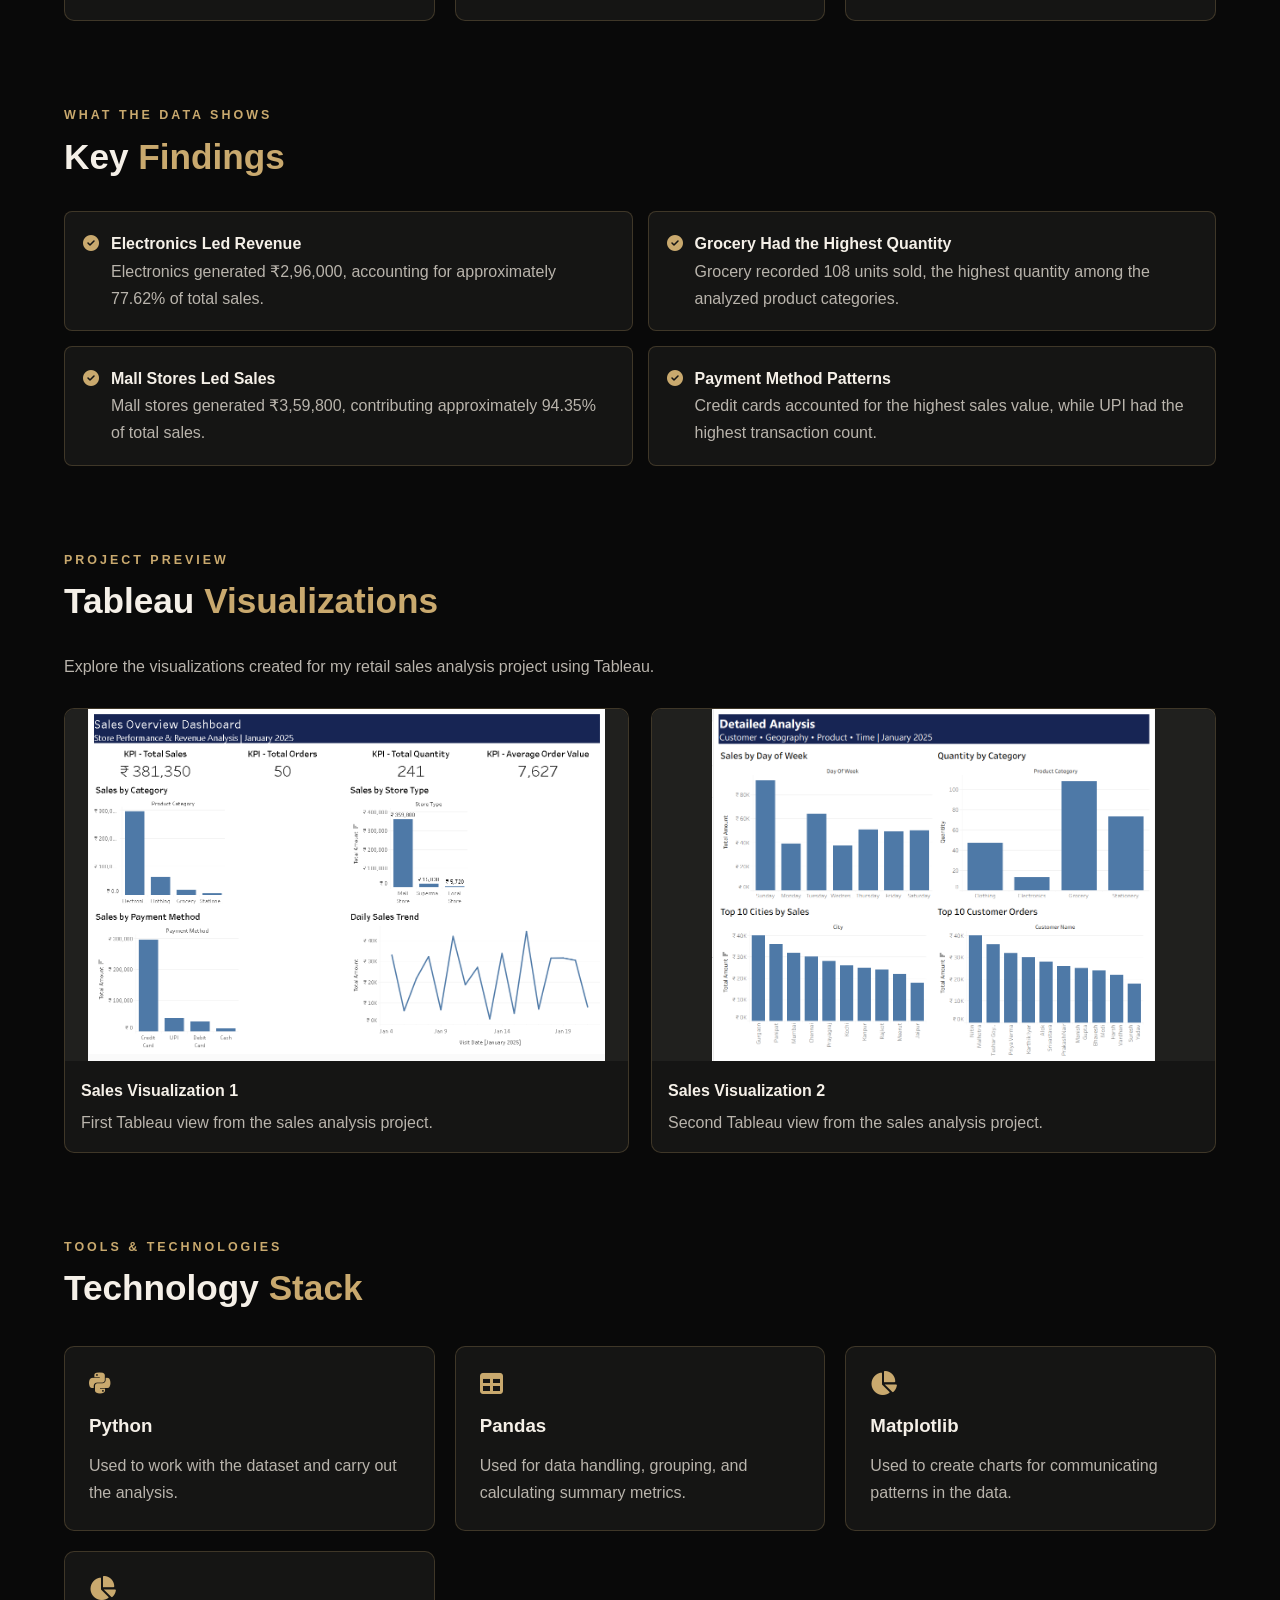
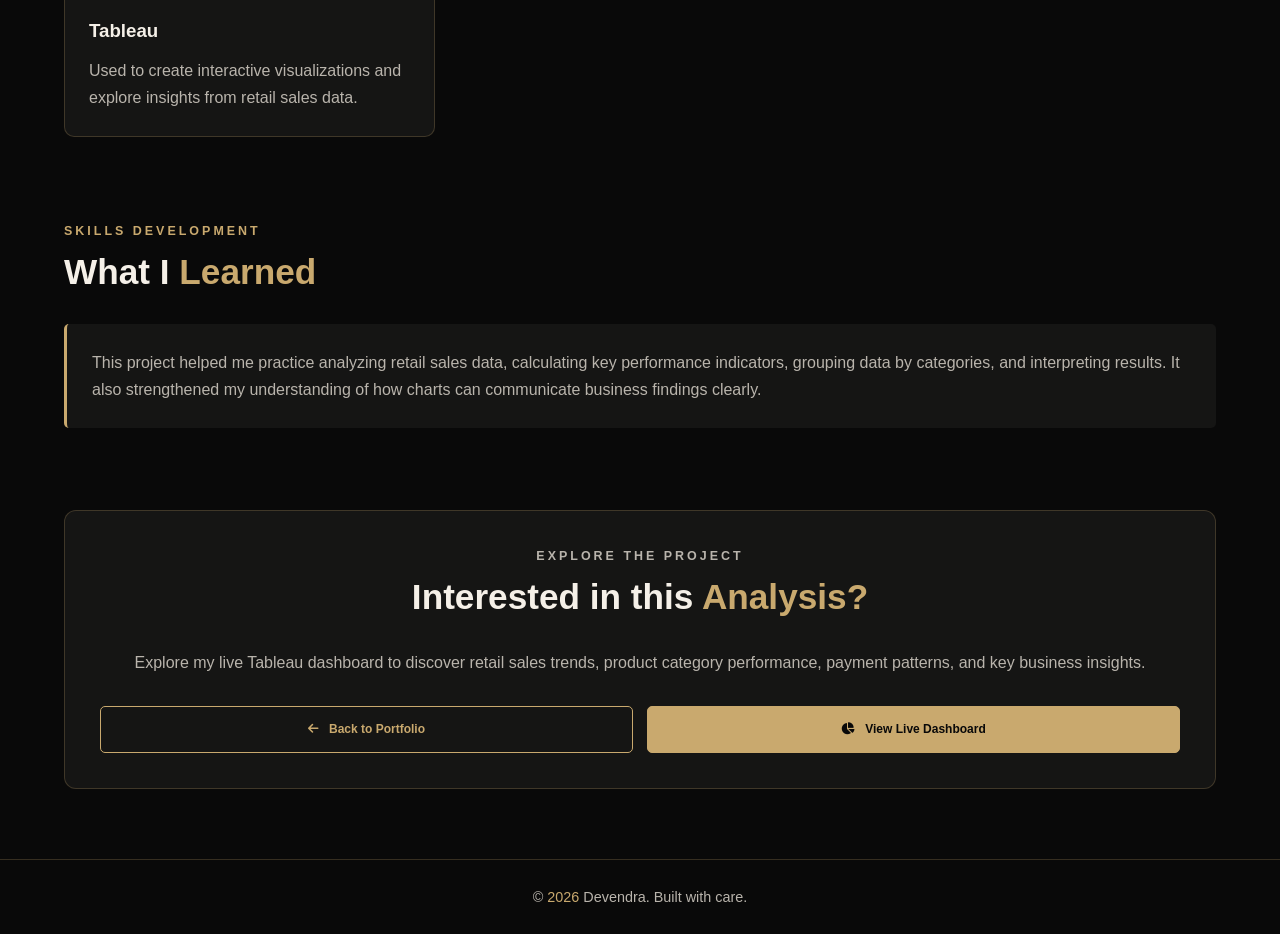
<file: projects/sales-analysis.html>
<!DOCTYPE html>
<html lang="en">
<head>
    <meta charset="UTF-8">
    <meta name="viewport" content="width=device-width, initial-scale=1.0">

    <title>Sales Data Analysis | Devendra</title>

    <meta name="description"
          content="Explore my Retail Store Sales Data Analysis project, including sales insights, visualizations, technologies, and findings.">

    <link rel="stylesheet" href="../style.css">

    <link rel="stylesheet"
          href="https://cdnjs.cloudflare.com/ajax/libs/font-awesome/6.5.2/css/all.min.css">

    <style>
        :root {
            --gold: #C9A96E;
            --gold-light: #DCC18B;
            --page-bg: #090909;
            --card-bg: #151514;
            --text-main: #F5F0E8;
            --text-muted: #B9B4AC;
            --line: rgba(201, 169, 110, 0.23);
        }

        * {
            box-sizing: border-box;
        }

        html {
            scroll-behavior: smooth;
        }

        body {
            margin: 0;
            background: var(--page-bg);
            color: var(--text-main);
            font-family: Arial, sans-serif;
            line-height: 1.7;
        }

        a {
            color: inherit;
            text-decoration: none;
        }

        .project-container {
            width: min(1420px, 90%);
            margin: auto;
        }

        .project-nav {
            border-bottom: 1px solid var(--line);
            padding: 20px 0;
        }

        .nav-inner {
            display: flex;
            justify-content: space-between;
            align-items: center;
            gap: 16px;
        }

        .brand {
            color: var(--gold);
            font-size: 1.15rem;
            font-weight: 700;
        }

        .back-link {
            color: var(--text-muted);
            transition: color 0.25s;
        }

        .back-link:hover {
            color: var(--gold);
        }

        .project-hero {
            padding: 75px 0 55px;
        }

        .eyebrow {
            color: var(--gold);
            text-transform: uppercase;
            letter-spacing: 3px;
            font-size: 0.78rem;
            font-weight: 700;
        }

        h1 {
            font-size: clamp(2.2rem, 5vw, 4rem);
            line-height: 1.15;
            margin: 18px 0;
        }

        h2 {
            font-size: clamp(1.6rem, 3vw, 2.2rem);
            margin: 0 0 22px;
        }

        h1 span,
        h2 span {
            color: var(--gold);
        }

        .hero-description {
            max-width: 760px;
            color: var(--text-muted);
            font-size: 1.05rem;
        }

        .tech-tags {
            display: flex;
            flex-wrap: wrap;
            gap: 10px;
            margin: 26px 0;
        }

        .tech-tag {
            border: 1px solid var(--line);
            color: var(--gold-light);
            background: rgba(201, 169, 110, 0.07);
            padding: 7px 14px;
            border-radius: 5px;
            font-size: 0.88rem;
        }

        .project-actions {
            display: flex;
            flex-wrap: wrap;
            gap: 14px;
            margin-top: 30px;
        }

        .project-btn {
            display: inline-flex;
            justify-content: center;
            align-items: center;
            gap: 10px;
            padding: 12px 20px;
            border: 1px solid var(--gold);
            border-radius: 5px;
            font-weight: 700;
            transition: 0.25s;
        }

        .project-btn.primary {
            color: #090909;
            background: var(--gold);
        }

        .project-btn.primary:hover {
            background: var(--gold-light);
        }

        .project-btn.secondary {
            color: var(--gold);
            background: transparent;
        }

        .project-btn.secondary:hover {
            background: rgba(201, 169, 110, 0.1);
        }

        .section {
            padding: 42px 0;
        }

        .section-description {
            color: var(--text-muted);
            max-width: 800px;
        }

        .overview-grid {
            display: grid;
            grid-template-columns: repeat(3, 1fr);
            gap: 20px;
            margin-top: 28px;
        }

        .info-card {
            padding: 24px;
            background: var(--card-bg);
            border: 1px solid var(--line);
            border-radius: 10px;
        }

        .info-card i {
            color: var(--gold);
            font-size: 1.5rem;
            margin-bottom: 15px;
        }

        .info-card h3 {
            margin: 0 0 10px;
        }

        .info-card p {
            color: var(--text-muted);
            margin-bottom: 0;
        }

        .feature-list {
            display: grid;
            grid-template-columns: repeat(2, 1fr);
            gap: 15px;
            margin-top: 25px;
        }

        .feature-item {
            display: flex;
            align-items: flex-start;
            gap: 12px;
            padding: 18px;
            border: 1px solid var(--line);
            border-radius: 8px;
            background: var(--card-bg);
        }

        .feature-item i {
            color: var(--gold);
            margin-top: 5px;
        }

        .feature-item span {
            color: var(--text-muted);
        }

        .kpi-value {
            color: var(--gold);
            font-size: 1.7rem;
            font-weight: 700;
            line-height: 1.3;
            overflow-wrap: anywhere;
        }

        .kpi-label {
            color: var(--text-muted);
            margin-top: 8px;
        }

        .gallery {
            display: grid;
            grid-template-columns: repeat(2, minmax(0, 1fr));
            gap: 22px;
            margin-top: 28px;
        }

        .gallery-card {
            overflow: hidden;
            border: 1px solid var(--line);
            border-radius: 10px;
            background: var(--card-bg);
        }

        .gallery-card img {
            display: block;
            width: 100%;
            aspect-ratio: 16 / 10;
            object-fit: contain;
            object-position: center;
            background: #20201e;
            transition: transform 0.35s;
        }

        .gallery-card:hover img {
            transform: scale(1.025);
        }

        .gallery-caption {
            padding: 16px;
            color: var(--text-muted);
        }

        .gallery-caption h3 {
            color: var(--text-main);
            font-size: 1rem;
            margin: 0 0 5px;
        }

        .learning-box {
            background: var(--card-bg);
            border-left: 3px solid var(--gold);
            border-radius: 5px;
            padding: 25px;
            color: var(--text-muted);
        }

        .closing-section {
            margin: 40px 0 70px;
            padding: 35px;
            text-align: center;
            background: var(--card-bg);
            border: 1px solid var(--line);
            border-radius: 12px;
        }

        .closing-section p {
            color: var(--text-muted);
        }

        .project-footer {
            padding: 25px 0;
            border-top: 1px solid var(--line);
            text-align: center;
            color: var(--text-muted);
            font-size: 0.9rem;
        }

        .project-footer span {
            color: var(--gold);
        }

        @media (max-width: 700px) {
            .project-hero {
                padding-top: 50px;
            }

            .overview-grid,
            .feature-list,
            .gallery {
                grid-template-columns: 1fr;
            }

            .closing-section {
                padding: 24px 18px;
            }

            .nav-inner {
                align-items: flex-start;
            }

            .back-link {
                font-size: 0.9rem;
            }
        }

        @media (prefers-reduced-motion: reduce) {
            html {
                scroll-behavior: auto;
            }

            *,
            *::before,
            *::after {
                transition-duration: 0.01ms !important;
            }
        }
   
    </style>
    <script>
    const savedTheme = localStorage.getItem("sujal-theme");

    if (savedTheme === "light") {
        document.documentElement.classList.add("light-mode");
    } else {
        document.documentElement.classList.remove("light-mode");
    }
</script>

</head>

<body>
    
    <script>
    document.body.classList.toggle(
        "light-mode",
        localStorage.getItem("sujal-theme") === "light"
    );
</script>

    <!-- Navigation -->
    <nav class="project-nav">
        <div class="project-container nav-inner">
            <a class="back-link" href="../index.html#projects">
                <i class="fa-solid fa-arrow-left"></i>
                Back to Projects
            </a>

            <a class="brand">
                <i class="fa-solid fa-code"></i>
                Devendra
            </a>
        </div>
    </nav>

    <main>

        <!-- Project Introduction -->
        <section class="project-hero">
            <div class="project-container">

                <p class="eyebrow">Featured Data Analytics Project</p>

                <h1>
                    Sales Data <span>Analysis</span>
                </h1>

                <p class="hero-description">
                    A retail store sales analysis project focused on
                    understanding revenue, product category performance,
                    payment methods, and store performance. Using Python
                    and data analysis techniques, the project turns sales
                    records into useful findings for data-driven decisions.
                </p>

                <div class="tech-tags">
                    <span class="tech-tag">Python</span>
                    <span class="tech-tag">Pandas</span>
                    <span class="tech-tag">Matplotlib</span>
                    <span class="tech-tag">Tableau</span>
                    <span class="tech-tag">Data Analysis</span>
                </div>

                <div class="project-actions">
                    <!-- Replace this URL with your actual repository URL -->
                    <a class="project-btn primary" href="https://public.tableau.com/app/profile/devendra.nandurkar/viz/Sales_data_analysis_17930411567400/SalesOverviewDashboard#1" target="_blank" rel="noopener noreferrer">
                        <i class="fa-solid fa-chart-pie"></i>
                        View Live Dashboard
                    </a>

                    <a class="project-btn secondary" href="#screenshots">
                        <i class="fa-regular fa-images"></i>
                        View Analysis
                    </a>
                </div>

            </div>
        </section>

        <!-- Overview -->
        <section class="section">
            <div class="project-container">

                <p class="eyebrow">About the Project</p>
                <h2>Project <span>Overview</span></h2>

                <p class="section-description">
                    The project analyzes a retail store sales dataset to
                    understand how revenue is distributed across product
                    categories, payment methods, and store types. The
                    analysis also examines transaction volume and average
                    bill value to summarize business performance.
                </p>

                <div class="overview-grid">

                    <article class="info-card">
                        <i class="fa-solid fa-bullseye"></i>
                        <h3>Objective</h3>
                        <p>
                            Identify sales patterns and understand which
                            categories and store types contribute most
                            to total revenue.
                        </p>
                    </article>

                    <article class="info-card">
                        <i class="fa-solid fa-chart-column"></i>
                        <h3>Analysis</h3>
                        <p>
                            Summarize revenue, quantities, transactions,
                            payment methods, and category performance.
                        </p>
                    </article>

                    <article class="info-card">
                        <i class="fa-solid fa-lightbulb"></i>
                        <h3>Insights</h3>
                        <p>
                            Use the results to communicate important
                            patterns in the retail sales data.
                        </p>
                    </article>

                </div>
            </div>
        </section>

        <!-- Key Metrics -->
        <section class="section">
            <div class="project-container">

                <p class="eyebrow">At a Glance</p>
                <h2>Key Sales <span>Metrics</span></h2>

                <p class="section-description">
                    Summary figures calculated from the analyzed dataset.
                </p>

                <div class="overview-grid">

                    <article class="info-card">
                        <i class="fa-solid fa-indian-rupee-sign"></i>
                        <div class="kpi-value">₹3,81,350</div>
                        <div class="kpi-label">Total Sales</div>
                    </article>

                    <article class="info-card">
                        <i class="fa-solid fa-receipt"></i>
                        <div class="kpi-value">50</div>
                        <div class="kpi-label">Bills / Transactions</div>
                    </article>

                    <article class="info-card">
                        <i class="fa-solid fa-boxes-stacked"></i>
                        <div class="kpi-value">241</div>
                        <div class="kpi-label">Units Sold</div>
                    </article>

                </div>

                <div class="overview-grid">

                    <article class="info-card">
                        <i class="fa-solid fa-calculator"></i>
                        <div class="kpi-value">₹7,627</div>
                        <div class="kpi-label">Average Bill Value</div>
                    </article>

                    <article class="info-card">
                        <i class="fa-solid fa-calendar-days"></i>
                        <h3>Analysis Period</h3>
                        <p>13 January 2025 – 16 January 2025</p>
                    </article>

                    <article class="info-card">
                        <i class="fa-solid fa-store"></i>
                        <h3>Business Type</h3>
                        <p>Retail Store Sales</p>
                    </article>

                </div>
            </div>
        </section>

        <!-- Key Findings -->
        <section class="section">
            <div class="project-container">

                <p class="eyebrow">What the Data Shows</p>
                <h2>Key <span>Findings</span></h2>

                <div class="feature-list">

                    <div class="feature-item">
                        <i class="fa-solid fa-check-circle"></i>
                        <div>
                            <strong>Electronics Led Revenue</strong><br>
                            <span>
                                Electronics generated ₹2,96,000,
                                accounting for approximately 77.62%
                                of total sales.
                            </span>
                        </div>
                    </div>

                    <div class="feature-item">
                        <i class="fa-solid fa-check-circle"></i>
                        <div>
                            <strong>Grocery Had the Highest Quantity</strong><br>
                            <span>
                                Grocery recorded 108 units sold,
                                the highest quantity among the
                                analyzed product categories.
                            </span>
                        </div>
                    </div>

                    <div class="feature-item">
                        <i class="fa-solid fa-check-circle"></i>
                        <div>
                            <strong>Mall Stores Led Sales</strong><br>
                            <span>
                                Mall stores generated ₹3,59,800,
                                contributing approximately 94.35%
                                of total sales.
                            </span>
                        </div>
                    </div>

                    <div class="feature-item">
                        <i class="fa-solid fa-check-circle"></i>
                        <div>
                            <strong>Payment Method Patterns</strong><br>
                            <span>
                                Credit cards accounted for the highest
                                sales value, while UPI had the highest
                                transaction count.
                            </span>
                        </div>
                    </div>

                </div>
            </div>
        </section>

<!-- Tableau Screenshots -->
<section class="section" id="screenshots">
    <div class="project-container">

        <p class="eyebrow">Project Preview</p>
        <h2>Tableau <span>Visualizations</span></h2>

        <p class="section-description">
            Explore the visualizations created for my retail
            sales analysis project using Tableau.
        </p>

        <div class="gallery">

            <article class="gallery-card">
                <img
                    src="../assets/images/tableau-view-1.png"
                    alt="First Tableau sales analysis visualization"
                    loading="lazy"
                >
                <div class="gallery-caption">
                    <h3>Sales Visualization 1</h3>
                    First Tableau view from the sales analysis project.
                </div>
            </article>

            <article class="gallery-card">
                <img
                    src="../assets/images/tableau-view-2.png"
                    alt="Second Tableau sales analysis visualization"
                    loading="lazy"
                >
                <div class="gallery-caption">
                    <h3>Sales Visualization 2</h3>
                    Second Tableau view from the sales analysis project.
                </div>
            </article>

        </div>
    </div>
</section>

        <!-- Technologies -->
        <section class="section">
            <div class="project-container">

                <p class="eyebrow">Tools & Technologies</p>
                <h2>Technology <span>Stack</span></h2>

                <div class="overview-grid">

                    <article class="info-card">
                        <i class="fa-brands fa-python"></i>
                        <h3>Python</h3>
                        <p>
                            Used to work with the dataset and carry out
                            the analysis.
                        </p>
                    </article>

                    <article class="info-card">
                        <i class="fa-solid fa-table"></i>
                        <h3>Pandas</h3>
                        <p>
                            Used for data handling, grouping, and
                            calculating summary metrics.
                        </p>
                    </article>

                    <article class="info-card">
                        <i class="fa-solid fa-chart-pie"></i>
                        <h3>Matplotlib</h3>
                        <p>
                            Used to create charts for communicating
                            patterns in the data.
                        </p>
                    </article>

                    <article class="info-card">
                        <i class="fa-solid fa-chart-pie"></i>
                        <h3>Tableau</h3>
                        <p>
                            Used to create interactive visualizations and explore
                            insights from retail sales data.
                        </p>
                    </article>

                </div>
            </div>
        </section>

        <!-- Learning -->
        <section class="section">
            <div class="project-container">

                <p class="eyebrow">Skills Development</p>
                <h2>What I <span>Learned</span></h2>

                <div class="learning-box">
                    This project helped me practice analyzing retail
                    sales data, calculating key performance indicators,
                    grouping data by categories, and interpreting results.
                    It also strengthened my understanding of how charts
                    can communicate business findings clearly.
                </div>

            </div>
        </section>

        <!-- Closing -->
        <section class="project-container">
            <div class="closing-section">

                <p class="eyebrow">Explore the Project</p>
                <h2>Interested in this <span>Analysis?</span></h2>

                <p>
                    Explore my live Tableau dashboard to discover retail sales trends, 
                    product category performance, payment patterns, and key business insights.
                </p>

                <div class="project-actions"
                     style="justify-content:center;">

                    <a class="project-btn secondary"
                       href="../index.html#projects">
                        <i class="fa-solid fa-arrow-left"></i>
                        Back to Portfolio
                    </a>

                    <!-- Replace this URL with your actual repository URL -->
                    <a
                        class="project-btn primary"
                        href="https://public.tableau.com/app/profile/devendra.nandurkar/viz/Sales_data_analysis_17930411567400/SalesOverviewDashboard#1"
                        target="_blank"
                        rel="noopener noreferrer"
                    >
                        <i class="fa-solid fa-chart-pie"></i>
                        View Live Dashboard
                    </a>

                </div>

            </div>
        </section>

    </main>

    <footer class="project-footer">
        <div class="project-container">
            © <span id="currentYear"></span> Devendra.
            Built with care.
        </div>
    </footer>

    <script>
        document.getElementById("currentYear").textContent =
            new Date().getFullYear();
    </script>

</body>
</html>
</file>
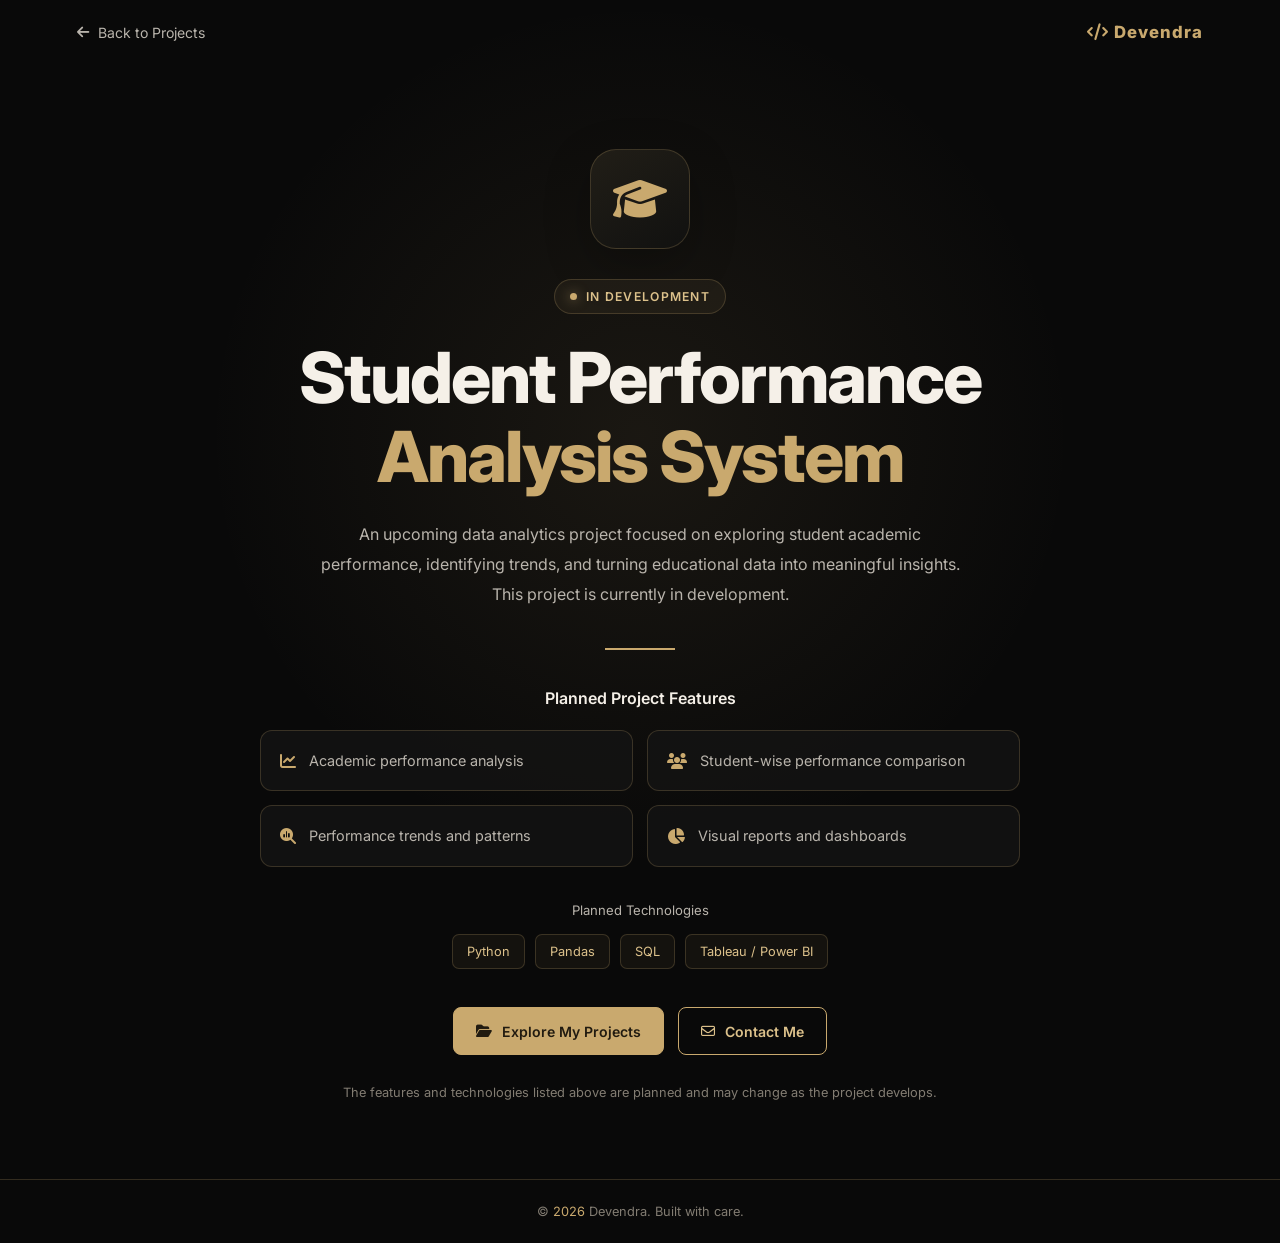
<file: projects/student-analysis.html>
<!DOCTYPE html>
<html lang="en">
<head>
    <meta charset="UTF-8">
    <meta name="viewport" content="width=device-width, initial-scale=1.0">

    <title>Student Performance Analysis System | Devendra Nandurkar</title>

    <meta name="description" content="Student Performance Analysis System — an upcoming data analytics project by Devendra Nandurkar.">

    <link rel="preconnect" href="https://fonts.googleapis.com">
    <link rel="preconnect" href="https://fonts.gstatic.com" crossorigin>
    <link href="https://fonts.googleapis.com/css2?family=Inter:wght@400;500;600;700;800&display=swap" rel="stylesheet">

    <link rel="stylesheet"
          href="https://cdnjs.cloudflare.com/ajax/libs/font-awesome/6.5.2/css/all.min.css">

    <style>
        :root {
            --background: #090909;
            --card: #151514;
            --gold: #C9A96E;
            --gold-light: #DCC18B;
            --text: #F5F0E8;
            --muted: #B9B4AC;
            --border: rgba(201, 169, 110, 0.22);
        }

        * {
            margin: 0;
            padding: 0;
            box-sizing: border-box;
        }

        html {
            scroll-behavior: smooth;
        }

        body {
            min-height: 100vh;
            font-family: "Inter", sans-serif;
            background:
                radial-gradient(
                    circle at 50% 35%,
                    rgba(201, 169, 110, 0.09),
                    transparent 42%
                ),
                var(--background);
            color: var(--text);
            display: flex;
            flex-direction: column;
        }

        a {
            color: inherit;
            text-decoration: none;
        }

        .navbar {
            width: 100%;
            border-bottom: 1px solid var(--border);
            background: rgba(9, 9, 9, 0.8);
        }

        .nav-inner {
            max-width: 1400px;
            margin: auto;
            padding: 22px 6%;
            display: flex;
            justify-content: space-between;
            align-items: center;
            gap: 20px;
        }

        .brand {
            color: var(--gold);
            font-size: 1.05rem;
            font-weight: 800;
            letter-spacing: 1px;
        }

        .brand span {
            color: var(--gold);
        }

        .back-link {
            display: inline-flex;
            align-items: center;
            gap: 9px;
            color: var(--muted);
            font-size: 0.88rem;
            transition: color 0.25s;
        }

        .back-link:hover {
            color: var(--gold-light);
        }

        .main {
            flex: 1;
            width: 100%;
            max-width: 1400px;
            margin: auto;
            padding: 85px 6% 75px;
            text-align: center;
        }

        .project-icon {
            width: 100px;
            height: 100px;
            margin: 0 auto 30px;
            display: flex;
            align-items: center;
            justify-content: center;
            font-size: 2.7rem;
            color: var(--gold);
            background: linear-gradient(
                145deg,
                #211E17,
                #111110
            );
            border: 1px solid var(--border);
            border-radius: 26px;
            box-shadow: 0 15px 45px rgba(0, 0, 0, 0.25);
        }

        .status {
            display: inline-flex;
            align-items: center;
            gap: 9px;
            padding: 9px 15px;
            margin-bottom: 25px;
            border: 1px solid var(--border);
            border-radius: 50px;
            background: rgba(201, 169, 110, 0.07);
            color: var(--gold-light);
            font-size: 0.76rem;
            font-weight: 600;
            letter-spacing: 1.3px;
            text-transform: uppercase;
        }

        .status-dot {
            width: 7px;
            height: 7px;
            border-radius: 50%;
            background: var(--gold);
            box-shadow: 0 0 12px rgba(201, 169, 110, 0.65);
        }

        h1 {
            max-width: 800px;
            margin: 0 auto 22px;
            font-size: clamp(2.2rem, 6vw, 4.4rem);
            line-height: 1.12;
            letter-spacing: -2px;
            font-weight: 800;
        }

        h1 span {
            color: var(--gold);
        }

        .description {
            max-width: 650px;
            margin: 0 auto;
            color: var(--muted);
            font-size: 1rem;
            line-height: 1.9;
        }

        .divider {
            width: 70px;
            height: 2px;
            margin: 38px auto;
            background: var(--gold);
        }

        .features-heading {
            margin-bottom: 22px;
            font-size: 1rem;
            font-weight: 600;
        }

        .features {
            max-width: 760px;
            margin: 0 auto;
            display: grid;
            grid-template-columns: repeat(2, minmax(0, 1fr));
            gap: 14px;
            text-align: left;
        }

        .feature {
            display: flex;
            align-items: center;
            gap: 13px;
            padding: 19px;
            border: 1px solid var(--border);
            border-radius: 12px;
            background: rgba(21, 21, 20, 0.75);
            color: var(--muted);
            font-size: 0.9rem;
            line-height: 1.5;
        }

        .feature i {
            color: var(--gold);
            font-size: 1rem;
        }

        .tech-section {
            margin-top: 35px;
        }

        .tech-label {
            margin-bottom: 16px;
            color: var(--muted);
            font-size: 0.82rem;
        }

        .tech-tags {
            display: flex;
            justify-content: center;
            flex-wrap: wrap;
            gap: 10px;
        }

        .tech-tag {
            padding: 9px 14px;
            border: 1px solid var(--border);
            border-radius: 7px;
            background: rgba(201, 169, 110, 0.06);
            color: var(--gold-light);
            font-size: 0.8rem;
        }

        .actions {
            display: flex;
            justify-content: center;
            flex-wrap: wrap;
            gap: 14px;
            margin-top: 38px;
        }

        .button {
            min-height: 48px;
            padding: 14px 22px;
            display: inline-flex;
            justify-content: center;
            align-items: center;
            gap: 10px;
            border: 1px solid var(--gold);
            border-radius: 8px;
            font-family: inherit;
            font-size: 0.88rem;
            font-weight: 600;
            transition: all 0.25s;
        }

        .button.primary {
            background: var(--gold);
            color: #211B10;
        }

        .button.primary:hover {
            background: var(--gold-light);
            transform: translateY(-2px);
        }

        .button.secondary {
            color: var(--gold-light);
            background: transparent;
        }

        .button.secondary:hover {
            background: rgba(201, 169, 110, 0.09);
            transform: translateY(-2px);
        }

        .note {
            margin-top: 27px;
            color: #827C72;
            font-size: 0.8rem;
            line-height: 1.7;
        }

        footer {
            padding: 24px 6%;
            border-top: 1px solid var(--border);
            text-align: center;
            color: #827C72;
            font-size: 0.8rem;
        }

        footer span {
            color: var(--gold);
        }

        @media (max-width: 600px) {
            .nav-inner {
                padding: 19px 5%;
            }

            .brand {
                font-size: 0.9rem;
            }

            .back-link {
                font-size: 0.78rem;
            }

            .main {
                padding: 65px 5% 60px;
            }

            .project-icon {
                width: 82px;
                height: 82px;
                font-size: 2.2rem;
                border-radius: 21px;
            }

            h1 {
                letter-spacing: -1px;
            }

            .description {
                font-size: 0.92rem;
            }

            .features {
                grid-template-columns: 1fr;
            }

            .feature {
                padding: 16px;
            }

            .actions {
                flex-direction: column;
            }

            .button {
                width: 100%;
            }
            
        }
        
/* =========================
   SHARED LIGHT MODE
========================= */

html.light-mode {
    --background: #F7F5F0;
    --card: #FFFFFF;
    --gold: #8A6B35;
    --gold-light: #765A2D;
    --text: #292720;
    --muted: #625D54;
    --border: rgba(138, 107, 53, 0.25);
}

html.light-mode body {
    background:
        radial-gradient(
            circle at 50% 35%,
            rgba(201, 169, 110, 0.10),
            transparent 42%
        ),
        var(--background);
    color: var(--text);
}

html.light-mode .project-nav,
html.light-mode .navbar {
    background: rgba(247, 245, 240, 0.96);
    border-bottom: 1px solid var(--border);
}

html.light-mode .project-icon {
    background: linear-gradient(145deg, #FFFFFF, #F2EADB);
    box-shadow: 0 15px 45px rgba(0, 0, 0, 0.06);
}

html.light-mode .status {
    background: #F2EADB;
    color: #765A2D;
}

html.light-mode .feature {
    background: rgba(255, 255, 255, 0.9);
    color: var(--muted);
}

html.light-mode .feature i,
html.light-mode .brand,
html.light-mode .brand span,
html.light-mode h1 span,
html.light-mode footer span {
    color: var(--gold);
}

html.light-mode .tech-tag {
    background: #F2EADB;
    color: #6D542B;
}

html.light-mode .button.primary {
    background: #C9A96E;
    color: #211B10;
}

html.light-mode .button.primary:hover {
    background: #DCC18B;
}

html.light-mode .button.secondary {
    background: #FFFFFF;
    color: #765A2D;
}

html.light-mode .button.secondary:hover {
    background: #F2EADB;
}

html.light-mode .note,
html.light-mode .project-footer,
html.light-mode footer {
    color: #625D54;
}

html.light-mode .project-footer,
html.light-mode footer {
    border-top-color: var(--border);
}

    </style>
    <script>
    const savedTheme = localStorage.getItem("sujal-theme");

    if (savedTheme === "light") {
        document.documentElement.classList.add("light-mode");
    } else {
        document.documentElement.classList.remove("light-mode");
    }
</script>
</head>

<body>

    <!-- Navigation -->
    <nav class="project-nav">
        <div class="project-container nav-inner">
            <a class="back-link" href="../index.html#projects">
                <i class="fa-solid fa-arrow-left"></i>
                Back to Projects
            </a>

            <a class="brand">
                <i class="fa-solid fa-code"></i>
                Devendra
            </a>

            
        </div>
    </nav>

    <main class="main">

        <div class="project-icon">
            <i class="fa-solid fa-graduation-cap"></i>
        </div>

        <div class="status">
            <span class="status-dot"></span>
            In Development
        </div>

        <h1>
            Student Performance
            <span>Analysis System</span>
        </h1>

        <p class="description">
            An upcoming data analytics project focused on exploring
            student academic performance, identifying trends, and
            turning educational data into meaningful insights.
            This project is currently in development.
        </p>

        <div class="divider"></div>

        <h2 class="features-heading">Planned Project Features</h2>

        <div class="features">

            <div class="feature">
                <i class="fa-solid fa-chart-line"></i>
                <span>Academic performance analysis</span>
            </div>

            <div class="feature">
                <i class="fa-solid fa-users"></i>
                <span>Student-wise performance comparison</span>
            </div>

            <div class="feature">
                <i class="fa-solid fa-magnifying-glass-chart"></i>
                <span>Performance trends and patterns</span>
            </div>

            <div class="feature">
                <i class="fa-solid fa-chart-pie"></i>
                <span>Visual reports and dashboards</span>
            </div>

        </div>

        <div class="tech-section">
            <p class="tech-label">Planned Technologies</p>

            <div class="tech-tags">
                <span class="tech-tag">Python</span>
                <span class="tech-tag">Pandas</span>
                <span class="tech-tag">SQL</span>
                <span class="tech-tag">Tableau / Power BI</span>
            </div>
        </div>

        <div class="actions">
            <a class="button primary" href="../index.html#projects">
                <i class="fa-solid fa-folder-open"></i>
                Explore My Projects
            </a>

            <a  class="button secondary" href="../index.html#contact">
                <i class="fa-regular fa-envelope"></i>
                Contact Me
            </a>
        </div>

        <p class="note">
            The features and technologies listed above are planned
            and may change as the project develops.
        </p>

    </main>

<footer class="project-footer">
        <div class="project-container">
            © <span id="currentYear"></span> Devendra.
            Built with care.
        </div>
    </footer>

    <script>
        document.getElementById("currentYear").textContent =
            new Date().getFullYear();
    </script>

</body>
</html>
</file>
<file: style.css>
/* =========================
   RESET
========================= */

* {
    margin: 0;
    padding: 0;
    box-sizing: border-box;
}

html {
    scroll-behavior: smooth;
}

body {
    font-family: "Inter", sans-serif;
    background: #0b0f19;
    color: #ffffff;
    line-height: 1.6;
    overflow-x: hidden;
}

a {
    text-decoration: none;
    color: inherit;
}

button {
    font-family: inherit;
}


/* =========================
   VARIABLES
========================= */

:root {
    --background: #0b0f19;
    --background-secondary: #111827;
    --text: #ffffff;
    --text-secondary: #a7b0c0;
    --primary: #6c63ff;
    --primary-light: #8b85ff;
    --border: rgba(255, 255, 255, 0.08);
}


/* =========================
   CONTAINER
========================= */

.container {
    width: min(1450px, 90%);
    margin: auto;
}


/* =========================
   NAVBAR
========================= */

.navbar {
    position: fixed;
    top: 0;
    left: 0;
    width: 100%;
    z-index: 1000;

    background: rgba(11, 15, 25, 0.75);
    backdrop-filter: blur(15px);

    border-bottom: 1px solid var(--border);
}

.nav-container {
    height: 75px;

    display: flex;
    align-items: center;
    justify-content: space-between;
}

.logo {
    font-size: 1.4rem;
    font-weight: 800;
}

.logo span {
    color: var(--primary);
}

.nav-menu {
    display: flex;
    gap: 30px;
}

.nav-link {
    color: var(--text-secondary);
    font-size: 0.9rem;
    transition: 0.3s;
}

.nav-link:hover,
.nav-link.active {
    color: white;
}

.nav-actions {
    display: flex;
    align-items: center;
    gap: 10px;
}

.icon-btn,
.menu-btn {
    width: 40px;
    height: 40px;

    border: 1px solid var(--border);
    border-radius: 10px;

    background: transparent;
    color: white;

    cursor: pointer;
}

.menu-btn {
    display: none;
}


/* =========================
   HERO
========================= */

.hero {
    min-height: 100vh;

    display: flex;
    align-items: center;

    position: relative;

    padding-top: 75px;

    background:
        radial-gradient(
            circle at 75% 50%,
            rgba(108, 99, 255, 0.15),
            transparent 30%
        );
}

.hero-container {
    display: grid;

    grid-template-columns: 1.2fr 0.8fr;

    align-items: center;

    gap: 60px;
}

.hero-greeting {
    color: var(--primary-light);
    font-weight: 600;

    margin-bottom: 10px;
}

.hero h1 {
    font-size: clamp(3rem, 7vw, 5.5rem);
    line-height: 1;

    margin-bottom: 20px;
}

.hero h1 span {
    color: var(--primary);
}

.hero h2 {
    font-size: 1.35rem;
    font-weight: 600;

    color: var(--text-secondary);

    margin-bottom: 20px;
}

.hero h2 span {
    color: var(--primary);
}

.hero-description {
    max-width: 600px;

    color: var(--text-secondary);

    margin-bottom: 30px;
}


/* =========================
   BUTTONS
========================= */

.hero-buttons {
    display: flex;
    gap: 15px;

    flex-wrap: wrap;
}

.btn {
    padding: 13px 22px;

    border-radius: 10px;

    font-weight: 600;

    display: inline-flex;
    align-items: center;
    gap: 10px;

    transition: 0.3s;
}

.btn-primary {
    background: var(--primary);
}

.btn-primary:hover {
    transform: translateY(-3px);
}

.btn-secondary {
    border: 1px solid var(--border);
}

.btn-secondary:hover {
    background: rgba(255, 255, 255, 0.05);
}


/* =========================
   SOCIAL
========================= */

.hero-socials {
    display: flex;
    gap: 12px;

    margin-top: 30px;
}

.hero-socials a {
    width: 42px;
    height: 42px;

    display: grid;
    place-items: center;

    border: 1px solid var(--border);
    border-radius: 10px;

    color: var(--text-secondary);

    transition: 0.3s;
}

.hero-socials a:hover {
    color: white;
    border-color: var(--primary);

    transform: translateY(-3px);
}


/* =========================
   HERO VISUAL
========================= */

.hero-visual {
    display: flex;
    justify-content: center;
}

.profile-card {
    width: 330px;
    height: 330px;

    position: relative;

    display: grid;
    place-items: center;

    border-radius: 50%;

    background:
        radial-gradient(
            circle,
            rgba(108, 99, 255, 0.25),
            rgba(108, 99, 255, 0.02) 65%
        );

    border: 1px solid rgba(108, 99, 255, 0.25);
}

.profile-circle {
    width: 190px;
    height: 190px;

    border-radius: 50%;

    display: grid;
    place-items: center;

    background: #151b2b;

    border: 2px solid rgba(108, 99, 255, 0.5);

    font-size: 5rem;

    color: var(--primary);
}


/* =========================
   FLOATING CARDS
========================= */

.floating-card {
    position: absolute;

    padding: 10px 15px;

    border-radius: 10px;

    background: #151b2b;

    border: 1px solid var(--border);

    box-shadow: 0 15px 30px rgba(0, 0, 0, 0.3);

    font-size: 0.85rem;

    display: flex;
    align-items: center;
    gap: 8px;
}

.card-python {
    top: 30px;
    left: -25px;
}

.card-sql {
    bottom: 40px;
    right: -25px;
}

.card-data {
    top: 45%;
    right: -45px;
}


/* =========================
   SCROLL
========================= */

.scroll-down {
    position: absolute;

    bottom: 25px;
    left: 50%;

    transform: translateX(-50%);

    display: flex;
    flex-direction: column;
    align-items: center;

    gap: 5px;

    color: var(--text-secondary);

    font-size: 0.75rem;
}

.scroll-down i {
    animation: bounce 1.5s infinite;
}

@keyframes bounce {

    0%,
    100% {
        transform: translateY(0);
    }

    50% {
        transform: translateY(6px);
    }
}


/* =========================
   TEMPORARY SECTIONS
========================= */

.placeholder-section {
    min-height: 100vh;

    display: grid;
    place-items: center;

    background: var(--background-secondary);

    border-top: 1px solid var(--border);
}

.placeholder-section h2 {
    font-size: 3rem;
}


/* =========================
   LIGHT MODE
========================= */

body.light-mode {
    --background: #f5f7fb;
    --background-secondary: #ffffff;
    --text: #111827;
    --text-secondary: #5f6b7a;
    --primary: #5b52e8;
    --primary-light: #5b52e8;
    --border: rgba(0, 0, 0, 0.10);

    background: var(--background);
    color: var(--text);
}

body.light-mode .navbar {
    background: rgba(255, 255, 255, 0.80);
}

body.light-mode .nav-link {
    color: var(--text-secondary);
}

body.light-mode .nav-link:hover,
body.light-mode .nav-link.active {
    color: var(--text);
}

body.light-mode .icon-btn,
body.light-mode .menu-btn {
    color: var(--text);
}

body.light-mode .hero {
    background:
        radial-gradient(
            circle at 75% 50%,
            rgba(108, 99, 255, 0.12),
            transparent 30%
        );
}

body.light-mode .profile-circle {
    background: #ffffff;
}

body.light-mode .floating-card {
    background: #ffffff;
    color: var(--text);
}

body.light-mode .btn-secondary {
    color: var(--text);
}

body.light-mode .placeholder-section {
    background: var(--background-secondary);
}

/* =========================
   ABOUT SECTION
========================= */

.about-section {
    padding: 120px 0;

    background: var(--background-secondary);
}


/* Section Heading */

.section-heading {
    text-align: center;

    max-width: 650px;

    margin: 0 auto 60px;
}

.section-label {
    color: var(--primary);

    font-size: 0.8rem;

    font-weight: 700;

    letter-spacing: 2px;

    margin-bottom: 10px;
}

.section-heading h2 {
    font-size: clamp(2.3rem, 5vw, 3.5rem);

    margin-bottom: 15px;
}

.section-heading h2 span {
    color: var(--primary);
}

.section-heading > p:last-child {
    color: var(--text-secondary);
}


/* About Grid */

.about-grid {
    display: grid;

    grid-template-columns: 1.1fr 0.9fr;

    gap: 60px;

    align-items: center;
}


/* About Content */

.about-content h3 {
    font-size: 1.8rem;

    line-height: 1.3;

    margin-bottom: 20px;
}

.about-content h3 span {
    color: var(--primary);
}

.about-content > p {
    color: var(--text-secondary);

    margin-bottom: 18px;

    line-height: 1.8;
}


/* Highlight Cards */

.about-highlights {
    display: grid;

    grid-template-columns: repeat(2, 1fr);

    gap: 15px;

    margin-top: 30px;
}

.highlight-card {
    display: flex;

    align-items: center;

    gap: 15px;

    padding: 18px;

    border: 1px solid var(--border);

    border-radius: 12px;

    background: rgba(255, 255, 255, 0.02);

    transition: 0.3s;
}

.highlight-card:hover {
    transform: translateY(-5px);

    border-color: var(--primary);
}

.highlight-card > i {
    font-size: 1.5rem;

    color: var(--primary);
}

.highlight-card strong {
    display: block;

    margin-bottom: 3px;
}

.highlight-card span {
    color: var(--text-secondary);

    font-size: 0.78rem;
}


/* Education Card */

.education-card {
    padding: 35px;

    border: 1px solid var(--border);

    border-radius: 20px;

    background: rgba(255, 255, 255, 0.025);

    box-shadow: 0 20px 50px rgba(0, 0, 0, 0.15);
}

.education-header {
    display: flex;

    align-items: flex-start;

    gap: 15px;

    padding-bottom: 25px;

    border-bottom: 1px solid var(--border);
}

.education-header > i {
    width: 45px;
    height: 45px;

    display: grid;
    place-items: center;

    border-radius: 10px;

    background: rgba(108, 99, 255, 0.12);

    color: var(--primary);
}

.education-header p {
    color: var(--primary);

    font-size: 0.75rem;

    font-weight: 700;

    letter-spacing: 1.5px;

    margin-bottom: 5px;
}

.education-header h3 {
    font-size: 1.05rem;
}


/* Timeline */

.education-timeline {
    padding-top: 25px;
}

.timeline-item {
    display: flex;

    gap: 18px;

    align-items: flex-start;
}

.timeline-dot {
    flex-shrink: 0;

    width: 12px;
    height: 12px;

    margin-top: 6px;

    border-radius: 50%;

    background: var(--primary);

    box-shadow: 0 0 0 5px rgba(108, 99, 255, 0.12);
}

.timeline-item h4 {
    margin-bottom: 4px;
}

.timeline-item p {
    color: var(--text-secondary);

    font-size: 0.9rem;
}

.timeline-item span {
    display: inline-block;

    margin-top: 5px;

    color: var(--primary);

    font-size: 0.8rem;
}

.timeline-line {
    width: 1px;

    height: 35px;

    margin: 5px 0 5px 5px;

    background: var(--border);
}


/* Light Mode */

body.light-mode .highlight-card,
body.light-mode .education-card {
    background: rgba(0, 0, 0, 0.02);
}


/* =========================
   SKILLS SECTION
========================= */

.skills-section {
    padding: 120px 0;
    background: var(--background);
}


/* Skills Grid */

.skills-grid {
    display: grid;

    grid-template-columns: repeat(4, 1fr);

    gap: 18px;
}


/* Skill Card */

.skill-card {
    position: relative;

    padding: 22px;

    display: flex;
    align-items: center;

    gap: 15px;

    border: 1px solid var(--border);

    border-radius: 15px;

    background: rgba(255, 255, 255, 0.025);

    transition: 0.35s ease;

    overflow: hidden;
}

.skill-card::before {
    content: "";

    position: absolute;

    inset: 0;

    background: radial-gradient(
        circle at top right,
        rgba(108, 99, 255, 0.12),
        transparent 55%
    );

    opacity: 0;

    transition: 0.35s;
}

.skill-card:hover {
    transform: translateY(-7px);

    border-color: rgba(108, 99, 255, 0.5);

    box-shadow: 0 15px 35px rgba(0, 0, 0, 0.18);
}

.skill-card:hover::before {
    opacity: 1;
}


/* Skill Icon */

.skill-icon {
    width: 50px;
    height: 50px;

    flex-shrink: 0;

    display: grid;
    place-items: center;

    border-radius: 12px;

    background: rgba(108, 99, 255, 0.1);

    color: var(--primary);

    font-size: 1.5rem;

    position: relative;
    z-index: 1;
}


/* Skill Information */

.skill-info {
    position: relative;
    z-index: 1;

    min-width: 0;
}

.skill-info h3 {
    font-size: 1rem;

    margin-bottom: 3px;
}

.skill-info p {
    color: var(--text-secondary);

    font-size: 0.72rem;

    white-space: nowrap;
}


/* Skill Level */

.skill-level {
    position: absolute;

    top: 10px;
    right: 10px;

    font-size: 0.6rem;

    color: var(--primary);

    opacity: 0;

    transform: translateY(-5px);

    transition: 0.3s;
}

.skill-card:hover .skill-level {
    opacity: 1;

    transform: translateY(0);
}


/* Analytics Toolkit */

.analytics-toolkit {
    margin-top: 70px;

    padding: 40px;

    display: grid;

    grid-template-columns: 1fr 1fr;

    gap: 50px;

    align-items: center;

    border: 1px solid var(--border);

    border-radius: 20px;

    background:
        radial-gradient(
            circle at 10% 20%,
            rgba(108, 99, 255, 0.12),
            transparent 35%
        ),
        rgba(255, 255, 255, 0.02);
}

.toolkit-content h3 {
    font-size: 2rem;

    line-height: 1.25;

    margin: 10px 0 15px;
}

.toolkit-content h3 span {
    color: var(--primary);
}

.toolkit-content > p:last-child {
    color: var(--text-secondary);

    max-width: 500px;
}


/* Toolkit Items */

.toolkit-items {
    display: grid;

    grid-template-columns: repeat(2, 1fr);

    gap: 15px;
}

.tool-item {
    display: flex;

    align-items: center;

    gap: 12px;

    padding: 18px;

    border: 1px solid var(--border);

    border-radius: 12px;

    background: rgba(255, 255, 255, 0.025);

    transition: 0.3s;
}

.tool-item:hover {
    transform: translateX(5px);

    border-color: var(--primary);
}

.tool-item i {
    color: var(--primary);
}


/* Light Mode */

body.light-mode .skill-card,
body.light-mode .analytics-toolkit,
body.light-mode .tool-item {
    background: rgba(0, 0, 0, 0.02);
}

/* =========================
   PROJECTS SECTION
========================= */

.projects-section {
    padding: 120px 0;

    background: var(--background-secondary);
}


/* Projects Grid */

.projects-grid {
    display: grid;

    grid-template-columns: repeat(3, 1fr);

    gap: 25px;
}


/* Project Card */

.project-card {
    overflow: hidden;

    border: 1px solid var(--border);

    border-radius: 18px;

    background: var(--background);

    transition: 0.35s ease;
}

.project-card:hover {
    transform: translateY(-10px);

    border-color: rgba(108, 99, 255, 0.45);

    box-shadow: 0 25px 50px rgba(0, 0, 0, 0.2);
}


/* Project Image */

.project-image {
    height: 210px;

    position: relative;

    display: grid;

    place-items: center;

    overflow: hidden;
}


/* Different Project Backgrounds */

.air-ticket {
    background:
        radial-gradient(
            circle at center,
            rgba(108, 99, 255, 0.25),
            transparent 65%
        ),
        #12182a;
}

.sales-dashboard {
    background:
        radial-gradient(
            circle at center,
            rgba(0, 180, 150, 0.15),
            transparent 65%
        ),
        #101d24;
}

.student-analysis {
    background:
        radial-gradient(
            circle at center,
            rgba(255, 170, 60, 0.15),
            transparent 65%
        ),
        #211a12;
}


/* Image Content */

.project-image-content {
    display: flex;

    flex-direction: column;

    align-items: center;

    gap: 10px;

    color: rgba(255, 255, 255, 0.8);

    transition: 0.35s;
}

.project-image-content i {
    font-size: 3.5rem;
}

.project-image-content span {
    font-size: 0.8rem;

    text-transform: uppercase;

    letter-spacing: 1.5px;
}


/* Project Number */

.project-number {
    position: absolute;

    top: 15px;
    right: 15px;

    font-size: 0.75rem;

    font-weight: 700;

    color: rgba(255, 255, 255, 0.5);
}


/* Hover Image */

.project-card:hover .project-image-content {
    transform: scale(1.08);
}


/* Project Content */

.project-content {
    padding: 25px;
}


/* Project Top */

.project-top {
    display: flex;

    justify-content: space-between;

    align-items: center;

    margin-bottom: 12px;
}

.project-category {
    color: var(--primary);

    font-size: 0.7rem;

    font-weight: 700;

    text-transform: uppercase;

    letter-spacing: 0.8px;
}

.project-arrow {
    color: var(--text-secondary);

    font-size: 0.85rem;

    transition: 0.3s;
}

.project-card:hover .project-arrow {
    color: var(--primary);

    transform: translate(3px, -3px);
}


/* Project Title */

.project-content h3 {
    font-size: 1.3rem;

    line-height: 1.3;

    margin-bottom: 12px;
}


/* Description */

.project-content > p {
    color: var(--text-secondary);

    font-size: 0.85rem;

    line-height: 1.7;

    margin-bottom: 20px;
}


/* Technologies */

.project-tech {
    display: flex;

    flex-wrap: wrap;

    gap: 7px;

    margin-bottom: 22px;
}

.project-tech span {
    padding: 5px 9px;

    border-radius: 6px;

    background: rgba(108, 99, 255, 0.08);

    color: var(--text-secondary);

    font-size: 0.65rem;

    border: 1px solid rgba(108, 99, 255, 0.12);
}


/* Project Buttons */

.project-links {
    display: flex;

    gap: 10px;
}

.project-btn {
    flex: 1;

    padding: 10px;

    display: flex;

    justify-content: center;

    align-items: center;

    gap: 7px;

    border: 1px solid var(--border);

    border-radius: 8px;

    font-size: 0.75rem;

    font-weight: 600;

    transition: 0.3s;
}

.project-btn:hover {
    border-color: var(--primary);

    color: var(--primary);
}

.project-demo {
    background: var(--primary);

    color: white;

    border-color: var(--primary);
}

.project-demo:hover {
    color: white;

    background: var(--primary-light);
}


/* More Projects */

.projects-more {
    margin-top: 55px;

    display: flex;

    align-items: center;

    justify-content: space-between;

    gap: 20px;
}

.projects-more p {
    color: var(--text-secondary);

    font-size: 0.85rem;
}

.github-all-btn {
    display: inline-flex;

    align-items: center;

    gap: 10px;

    padding: 12px 18px;

    border: 1px solid var(--border);

    border-radius: 9px;

    font-size: 0.8rem;

    font-weight: 600;

    transition: 0.3s;
}

.github-all-btn:hover {
    border-color: var(--primary);

    color: var(--primary);

    transform: translateY(-3px);
}


/* Light Mode */

body.light-mode .project-card {
    background: var(--background);
}

body.light-mode .project-tech span {
    background: rgba(108, 99, 255, 0.06);
}

/* =========================
   CERTIFICATES SECTION
========================= */

.certificates-section {
    padding: 120px 0;

    background: var(--background);
}


/* Learning Card */

.learning-card {
    position: relative;

    display: grid;

    grid-template-columns: auto 1fr auto;

    align-items: center;

    gap: 30px;

    padding: 40px;

    border: 1px solid var(--border);

    border-radius: 20px;

    background:
        radial-gradient(
            circle at 0% 50%,
            rgba(108, 99, 255, 0.12),
            transparent 40%
        ),
        rgba(255, 255, 255, 0.025);

    overflow: hidden;
}


/* Learning Icon */

.learning-icon {
    width: 75px;
    height: 75px;

    display: grid;
    place-items: center;

    border-radius: 18px;

    background: rgba(108, 99, 255, 0.12);

    color: var(--primary);

    font-size: 2rem;
}


/* Learning Content */

.learning-status {
    display: inline-block;

    margin-bottom: 8px;

    padding: 5px 9px;

    border-radius: 5px;

    background: rgba(108, 99, 255, 0.1);

    color: var(--primary);

    font-size: 0.65rem;

    font-weight: 700;

    letter-spacing: 1px;
}

.learning-content h3 {
    font-size: 1.7rem;

    margin-bottom: 8px;
}

.learning-content > p {
    max-width: 700px;

    color: var(--text-secondary);

    font-size: 0.9rem;

    line-height: 1.7;

    margin-bottom: 20px;
}


/* Learning Topics */

.learning-topics {
    display: flex;

    flex-wrap: wrap;

    gap: 10px;
}

.learning-topics span {
    display: inline-flex;

    align-items: center;

    gap: 7px;

    padding: 7px 11px;

    border: 1px solid var(--border);

    border-radius: 7px;

    color: var(--text-secondary);

    font-size: 0.7rem;
}

.learning-topics i {
    color: var(--primary);
}


/* Decoration */

.learning-decoration {
    width: 55px;
    height: 55px;

    display: grid;
    place-items: center;

    border: 1px solid var(--border);

    border-radius: 50%;

    color: var(--primary);

    font-size: 1.2rem;
}


/* Certificate Preview */

.certificate-preview {
    margin-top: 50px;

    padding: 30px;

    border: 1px solid var(--border);

    border-radius: 18px;

    background: var(--background-secondary);
}

.preview-header {
    display: flex;

    justify-content: space-between;

    align-items: center;

    margin-bottom: 25px;
}

.preview-header h3 {
    font-size: 1.3rem;
}

.preview-header > i {
    color: var(--text-secondary);

    font-size: 1.2rem;
}


/* Locked Certificates */

.locked-certificates {
    display: grid;

    grid-template-columns: repeat(3, 1fr);

    gap: 15px;
}

.locked-card {
    min-height: 130px;

    display: flex;

    flex-direction: column;

    align-items: center;

    justify-content: center;

    gap: 10px;

    border: 1px dashed var(--border);

    border-radius: 12px;

    color: var(--text-secondary);

    background: rgba(255, 255, 255, 0.015);
}

.locked-card i {
    font-size: 1.2rem;

    opacity: 0.5;
}

.locked-card span {
    font-size: 0.75rem;
}


/* Light Mode */

body.light-mode .learning-card {
    background:
        radial-gradient(
            circle at 0% 50%,
            rgba(108, 99, 255, 0.08),
            transparent 40%
        ),
        rgba(0, 0, 0, 0.02);
}

body.light-mode .certificate-preview {
    background: var(--background-secondary);
}

body.light-mode .locked-card {
    background: rgba(0, 0, 0, 0.015);
}

/* =========================
   CERTIFICATES SECTION
========================= */

.certificates-section {
    padding: 120px 0;
    background: var(--background);
}


/* Certificate Main Card */

.certificate-card {
    display: grid;

    grid-template-columns: 0.9fr 1.1fr;

    gap: 45px;

    align-items: center;

    padding: 35px;

    border: 1px solid var(--border);

    border-radius: 22px;

    background:
        radial-gradient(
            circle at 0% 50%,
            rgba(108, 99, 255, 0.10),
            transparent 40%
        ),
        rgba(255, 255, 255, 0.025);

    transition: 0.35s ease;

    overflow: hidden;
}

.certificate-card:hover {
    transform: translateY(-6px);

    border-color: rgba(108, 99, 255, 0.45);

    box-shadow: 0 25px 50px rgba(0, 0, 0, 0.18);
}


/* Certificate Image Container */

.certificate-image {
    display: flex;

    justify-content: center;

    align-items: center;

    padding: 10px;
}


/* Actual Certificate */

.certificate-image img {
    display: block;

    width: 100%;

    max-width: 430px;

    height: auto;

    border-radius: 10px;

    border: 1px solid var(--border);

    box-shadow: 0 15px 35px rgba(0, 0, 0, 0.25);

    transition: 0.35s ease;
}

/* =========================
   CERTIFICATE IMAGE HOVER
========================= */

.certificate-image-link {
    position: relative;

    display: block;

    max-width: 430px;

    width: 100%;

    overflow: hidden;

    border-radius: 10px;

    cursor: pointer;
}

.certificate-image-link img {
    display: block;

    width: 100%;

    max-width: none;

    height: auto;

    border-radius: 10px;

    transition: 0.35s ease;
}


/* Hover Overlay */

.certificate-image-overlay {
    position: absolute;

    inset: 0;

    display: flex;

    align-items: center;

    justify-content: center;

    background: rgba(5, 8, 20, 0.65);

    opacity: 0;

    transition: 0.35s ease;
}


/* Button */

.certificate-image-overlay span {
    display: inline-flex;

    align-items: center;

    gap: 9px;

    padding: 12px 18px;

    border-radius: 9px;

    background: var(--primary);

    color: white;

    font-size: 0.8rem;

    font-weight: 600;

    transform: translateY(10px);

    transition: 0.35s ease;
}


/* Hover */

.certificate-image-link:hover img {
    transform: scale(1.04);
}

.certificate-image-link:hover .certificate-image-overlay {
    opacity: 1;
}

.certificate-image-link:hover .certificate-image-overlay span {
    transform: translateY(0);
}


/* Certificate Content */

.certificate-content {
    padding: 10px 5px;
}


/* Status */

.certificate-status {
    display: inline-block;

    padding: 6px 10px;

    margin-bottom: 12px;

    border-radius: 6px;

    background: rgba(108, 99, 255, 0.10);

    color: var(--primary);

    font-size: 0.65rem;

    font-weight: 700;

    letter-spacing: 1.2px;
}


/* Certificate Title */

.certificate-content h3 {
    font-size: clamp(1.7rem, 3vw, 2.2rem);

    line-height: 1.2;

    margin-bottom: 12px;
}


/* Issuer */

.certificate-issuer {
    display: flex;

    align-items: center;

    gap: 8px;

    color: var(--text-secondary);

    font-size: 0.85rem;

    margin-bottom: 20px;
}

.certificate-issuer i {
    color: var(--primary);
}


/* Description */

.certificate-description {
    color: var(--text-secondary);

    font-size: 0.9rem;

    line-height: 1.8;

    max-width: 600px;

    margin-bottom: 25px;
}

.certificate-description strong {
    color: var(--text);
}


/* Certificate Details */

.certificate-details {
    display: flex;

    gap: 35px;

    margin-bottom: 25px;

    padding-top: 20px;

    border-top: 1px solid var(--border);
}

.certificate-details div {
    display: flex;

    flex-direction: column;

    gap: 5px;
}

.certificate-details span {
    color: var(--text-secondary);

    font-size: 0.7rem;

    text-transform: uppercase;

    letter-spacing: 1px;
}

.certificate-details strong {
    font-size: 0.85rem;
}


/* View Certificate Button */

.certificate-btn {
    display: inline-flex;

    align-items: center;

    gap: 9px;

    padding: 12px 18px;

    border-radius: 9px;

    background: var(--primary);

    color: white;

    font-size: 0.8rem;

    font-weight: 600;

    transition: 0.3s ease;
}

.certificate-btn:hover {
    color: white;

    transform: translateY(-3px);

    box-shadow: 0 10px 25px rgba(108, 99, 255, 0.25);
}


/* =========================
   MORE CERTIFICATES
========================= */

.certificate-preview {
    margin-top: 50px;

    padding: 30px;

    border: 1px solid var(--border);

    border-radius: 18px;

    background: var(--background-secondary);
}

.preview-header {
    display: flex;

    justify-content: space-between;

    align-items: center;

    margin-bottom: 25px;
}

.preview-header h3 {
    font-size: 1.3rem;
}

.preview-header > i {
    color: var(--text-secondary);

    font-size: 1.2rem;
}


/* Locked Certificates */

.locked-certificates {
    display: grid;

    grid-template-columns: repeat(2, 1fr);

    gap: 15px;
}

.locked-card {
    min-height: 120px;

    display: flex;

    flex-direction: column;

    align-items: center;

    justify-content: center;

    gap: 10px;

    border: 1px dashed var(--border);

    border-radius: 12px;

    color: var(--text-secondary);

    background: rgba(255, 255, 255, 0.015);

    transition: 0.3s;
}

.locked-card:hover {
    border-color: var(--primary);

    transform: translateY(-4px);
}

.locked-card i {
    font-size: 1.2rem;

    opacity: 0.5;
}

.locked-card span {
    font-size: 0.75rem;
}


/* =========================
   LIGHT MODE
========================= */

body.light-mode .certificate-card {
    background:
        radial-gradient(
            circle at 0% 50%,
            rgba(108, 99, 255, 0.08),
            transparent 40%
        ),
        rgba(0, 0, 0, 0.02);
}

body.light-mode .certificate-preview {
    background: var(--background-secondary);
}

body.light-mode .locked-card {
    background: rgba(0, 0, 0, 0.015);
}


/* =========================
   CERTIFICATE RESPONSIVE
========================= */

@media (max-width: 850px) {

    .certificate-card {
        grid-template-columns: 1fr;

        gap: 30px;

        padding: 25px;
    }

    .certificate-image img {
        max-width: 550px;
    }

    .certificate-content {
        text-align: center;
    }

    .certificate-issuer {
        justify-content: center;
    }

    .certificate-description {
        margin-left: auto;
        margin-right: auto;
    }

    .certificate-details {
        justify-content: center;
    }

    .certificate-btn {
        justify-content: center;
    }

}


@media (max-width: 550px) {

    .certificate-card {
        padding: 18px;
    }

    .certificate-details {
        flex-direction: column;

        gap: 15px;

        align-items: center;
    }

    .locked-certificates {
        grid-template-columns: 1fr;
    }

}

/* =========================
   CONTACT SECTION
========================= */

.contact-section {
    padding: 120px 0;
    background: var(--background-secondary);
}


/* Contact Grid */

.contact-grid {
    display: grid;

    grid-template-columns: 0.85fr 1.15fr;

    gap: 70px;

    align-items: start;
}


/* Contact Information */

.contact-info h3 {
    font-size: 2.2rem;

    line-height: 1.25;

    margin-bottom: 18px;
}

.contact-info h3 span {
    color: var(--primary);
}

.contact-info > p {
    color: var(--text-secondary);

    line-height: 1.8;

    font-size: 0.9rem;

    margin-bottom: 35px;
}


/* Contact Item */

.contact-item {
    display: flex;

    align-items: center;

    gap: 15px;

    padding: 15px 0;

    border-bottom: 1px solid var(--border);

    transition: 0.3s;
}

.contact-item:hover {
    transform: translateX(6px);
}

.contact-icon {
    width: 45px;
    height: 45px;

    display: grid;

    place-items: center;

    flex-shrink: 0;

    border-radius: 10px;

    background: rgba(108, 99, 255, 0.1);

    color: var(--primary);
}

.contact-item span {
    display: block;

    color: var(--text-secondary);

    font-size: 0.7rem;

    margin-bottom: 3px;
}

.contact-item strong {
    font-size: 0.85rem;

    font-weight: 500;
}


/* Contact Form */

.contact-form-wrapper {
    padding: 35px;

    border: 1px solid var(--border);

    border-radius: 20px;

    background: rgba(255, 255, 255, 0.025);

    box-shadow: 0 20px 45px rgba(0, 0, 0, 0.12);
}

.contact-form {
    display: flex;

    flex-direction: column;

    gap: 20px;
}

.form-row {
    display: grid;

    grid-template-columns: 1fr 1fr;

    gap: 18px;
}

.form-group {
    display: flex;

    flex-direction: column;

    gap: 8px;
}

.form-group label {
    font-size: 0.75rem;

    font-weight: 600;
}

.form-group input,
.form-group textarea {
    width: 100%;

    padding: 13px 15px;

    border: 1px solid var(--border);

    border-radius: 9px;

    outline: none;

    background: rgba(255, 255, 255, 0.025);

    color: var(--text);

    font-family: inherit;

    font-size: 0.8rem;

    transition: 0.3s;

    resize: vertical;
}

.form-group input::placeholder,
.form-group textarea::placeholder {
    color: var(--text-secondary);

    opacity: 0.6;
}

.form-group input:focus,
.form-group textarea:focus {
    border-color: var(--primary);

    box-shadow: 0 0 0 3px rgba(108, 99, 255, 0.08);
}


/* Submit Button */

.contact-submit {
    display: flex;

    justify-content: center;

    align-items: center;

    gap: 10px;

    padding: 13px 20px;

    border: none;

    border-radius: 9px;

    background: var(--primary);

    color: white;

    font-family: inherit;

    font-size: 0.8rem;

    font-weight: 600;

    cursor: pointer;

    transition: 0.3s;
}

.contact-submit:hover {
    transform: translateY(-3px);

    box-shadow: 0 10px 25px rgba(108, 99, 255, 0.25);
}


/* =========================
   FOOTER
========================= */

.footer {
    padding: 55px 0 25px;

    background: var(--background);

    border-top: 1px solid var(--border);
}


/* Main Footer */

.footer-main {
    display: flex;

    align-items: center;

    justify-content: space-between;

    gap: 30px;

    padding-bottom: 40px;

    border-bottom: 1px solid var(--border);
}


/* Brand */

.footer-brand {
    display: flex;

    flex-direction: column;

    gap: 9px;
}


.footer-logo {
    display: inline-block;

    width: fit-content;

    font-size: 1.45rem;

    font-weight: 800;

    letter-spacing: -0.5px;

    transition: 0.3s;
}


.footer-logo span {
    color: var(--primary);
}


.footer-logo:hover {
    transform: translateY(-2px);
}


/* Tagline */

.footer-brand > p {
    color: var(--text-secondary);

    font-size: 0.78rem;
}


.footer-brand > p span {
    color: var(--primary);

    margin: 0 5px;
}


/* Status */

.footer-status {
    display: flex;

    align-items: center;

    gap: 8px;

    width: fit-content;

    margin-top: 5px;

    padding: 6px 10px;

    border: 1px solid var(--border);

    border-radius: 20px;

    color: var(--text-secondary);

    font-size: 0.65rem;
}


.status-dot {
    width: 7px;
    height: 7px;

    border-radius: 50%;

    background: #35c759;

    box-shadow: 0 0 8px rgba(53, 199, 89, 0.7);
}


/* =========================
   SOCIAL LINKS
========================= */

.footer-socials {
    display: flex;

    align-items: center;

    gap: 12px;
}


.footer-socials a {
    width: 45px;
    height: 45px;

    display: grid;

    place-items: center;

    border: 1px solid var(--border);

    border-radius: 12px;

    color: var(--text-secondary);

    background: rgba(255, 255, 255, 0.02);

    font-size: 1rem;

    transition: 0.3s ease;
}


.footer-socials a:hover {
    color: var(--primary);

    border-color: var(--primary);

    transform: translateY(-5px);

    box-shadow:
        0 10px 25px rgba(108, 99, 255, 0.15);
}


/* =========================
   FOOTER BOTTOM
========================= */

.footer-bottom {
    display: flex;

    align-items: center;

    justify-content: space-between;

    gap: 20px;

    padding-top: 22px;
}


.footer-bottom p {
    color: var(--text-secondary);

    font-size: 0.68rem;

    line-height: 1.6;
}


.footer-bottom strong {
    color: var(--text);
}


.footer-separator {
    margin: 0 7px;

    color: var(--primary);
}


/* =========================
   BACK TO TOP
========================= */

.back-to-top {
    display: inline-flex;

    align-items: center;

    gap: 10px;

    color: var(--text-secondary);

    font-size: 0.68rem;

    transition: 0.3s;
}


.back-to-top i {
    width: 34px;
    height: 34px;

    display: grid;

    place-items: center;

    border: 1px solid var(--border);

    border-radius: 50%;

    color: var(--primary);

    transition: 0.3s;
}


.back-to-top:hover {
    color: var(--primary);
}


.back-to-top:hover i {
    transform: translateY(-4px);

    border-color: var(--primary);

    box-shadow:
        0 8px 20px rgba(108, 99, 255, 0.15);
}

/* =========================
   PROJECT SCREENSHOTS
========================= */

.project-screenshots {
    display: grid;

    grid-template-columns: repeat(2, 1fr);

    gap: 25px;

    max-width: 900px;

    margin: 0 auto;
}

.screenshot-item {
    display: flex;

    flex-direction: column;

    align-items: center;

    gap: 10px;
}

.screenshot-item img {
    display: block;

    width: 120%;

    max-width: 420px;

    height: auto;

    border: 1px solid var(--border);

    border-radius: 10px;

    cursor: pointer;

    transition: 0.35s ease;

    box-shadow: 0 10px 30px rgba(0, 0, 0, 0.1);
}

.screenshot-item img:hover {
    transform: scale(1.025);

    border-color: var(--primary);

    box-shadow: 0 15px 35px rgba(0, 0, 0, 0.16);
}

.screenshot-item span {
    color: var(--text-secondary);

    font-size: 1rem;

    font-weight: 900;
}


/* Last screenshot centered */

.screenshot-wide {
    grid-column: 1 / -1;

    justify-self: center;

    width: 100%;
}

.screenshot-wide img {
    max-width: 100%;
}

/* =========================
   PROJECT HERO IMAGE
========================= */

.project-hero-image {
    display: flex;

    justify-content: center;

    margin: 45px auto 70px;

    width: 100%;
}

.project-hero-image img {
    display: block;

    width: 150%;

    max-width: 950px;

    height: auto;

    border-radius: 12px;

    border: 1px solid var(--border);

    box-shadow: 0 15px 40px rgba(0, 0, 0, 0.15);

    transition: 0.35s ease;
}

.project-hero-image img:hover {
    transform: scale(1.015);

    box-shadow: 0 20px 50px rgba(0, 0, 0, 0.2);
}

/* =========================
   MOBILE
========================= */

@media (max-width: 850px) {

    .nav-menu {
        position: absolute;

        top: 75px;
        left: 0;

        width: 100%;

        padding: 25px;

        background: #111827;

        flex-direction: column;

        gap: 20px;

        transform: translateY(-150%);
        transition: 0.3s;
    }

    .nav-menu.active {
        transform: translateY(0);
    }

    .menu-btn {
        display: block;
    }

    .hero-container {
        grid-template-columns: 1fr;
        text-align: center;
        padding-top: 50px;
        width: 100%;
    }

    .hero-content {
        display: flex;
        flex-direction: column;
        align-items: center;
        width: 100%;
    }

    .hero-visual {
        display: none;
    }

    .scroll-down {
        display: none;
    }

    .about-grid {
        grid-template-columns: 1fr;
        gap: 40px;
    }

    .about-highlights {
        grid-template-columns: 1fr;
    }

    .skills-grid {
        grid-template-columns: repeat(2, 1fr);
    }

    .analytics-toolkit {
        grid-template-columns: 1fr;
        padding: 30px;
    }

    .projects-grid {
        grid-template-columns: 1fr 1fr;
    }

    .projects-more {
        flex-direction: column;
        text-align: center;
    }

    .learning-card {
        grid-template-columns: 1fr;
        text-align: center;
    }

    .learning-icon {
        margin: auto;
    }

    .learning-topics {
        justify-content: center;
    }

    .learning-decoration {
        display: none;
    }

    .locked-certificates {
        grid-template-columns: 1fr;
    }

    .footer-main {
        flex-direction: column;

        align-items: center;

        text-align: center;
    }

    .footer-brand {
        align-items: center;
    }

    .footer-bottom {
        flex-direction: column;

        text-align: center;
    }
}

@media (max-width: 550px) {

    .skills-grid {
        grid-template-columns: 1fr;
    }

    .toolkit-items {
        grid-template-columns: 1fr;
    }

    .analytics-toolkit {
        padding: 25px;
    }

    .projects-grid {
        grid-template-columns: 1fr;
    }

    .project-image {
        height: 190px;
    }
}

@media (max-width: 700px) {

    .project-screenshots {
        grid-template-columns: 1fr;

        gap: 25px;
    }

    .screenshot-item img {
        max-width: 100%;
    }

    .screenshot-wide {
        grid-column: auto;

        width: 100%;
    }

}

/* Air Ticket Card - Clickable */
.project-card {
    cursor: pointer;
}

/* =====================================================
   LUXURY PORTFOLIO THEME
   Obsidian Black + Champagne Gold
   Dark Mode + Warm Ivory Light Mode
   Paste at the VERY END of your existing CSS file
===================================================== */

/* =========================
   DARK MODE — DEFAULT
========================= */

:root {
    color-scheme: dark;

    --background: #090909;
    --background-secondary: #111110;

    --text: #F5F0E8;
    --text-secondary: #B9B4AC;

    --primary: #C9A96E;
    --primary-light: #DCC18B;

    --border: rgba(201, 169, 110, 0.18);

    --surface: #1C1C1C;
    --surface-hover: #262521;
    --gold-muted: #9F8351;

    --btn-bg: #C9A96E;
    --btn-text: #17140F;
    --btn-hover: #DCC18B;

    --gold-glow: rgba(201, 169, 110, 0.12);
    --gold-border: rgba(201, 169, 110, 0.4);
}

/* =========================
   GLOBAL
========================= */

body {
    background: var(--background);
    color: var(--text);
}

::selection {
    background: var(--primary);
    color: #17140F;
}

a {
    transition: color 0.25s ease;
}


/* =========================
   HERO
========================= */

.hero {
    background:
        radial-gradient(
            circle at 75% 50%,
            rgba(201, 169, 110, 0.12),
            transparent 32%
        );
}

.hero-greeting,
.hero h1 span,
.hero h2 span {
    color: var(--primary);
}

.hero h2,
.hero-description {
    color: var(--text-secondary);
}

/* =========================
   BUTTONS
========================= */

.btn-primary {
    background: var(--btn-bg);
    color: var(--btn-text);
    border: 1px solid transparent;
}

.btn-primary:hover {
    background: var(--btn-hover);
    color: #17140F;
    box-shadow: 0 8px 25px rgba(201, 169, 110, 0.16);
}

.btn-secondary {
    color: var(--text);
    border-color: var(--border);
}

.btn-secondary:hover {
    color: var(--primary);
    background: var(--surface-hover);
    border-color: var(--primary);
}

/* =========================
   SOCIAL ICONS
========================= */

.hero-socials a,
.footer-socials a {
    background: var(--surface);
    color: var(--text-secondary);
    border-color: var(--border);
}

.hero-socials a:hover,
.footer-socials a:hover {
    color: var(--primary);
    border-color: var(--primary);
    box-shadow: 0 8px 22px rgba(201, 169, 110, 0.08);
}

/* =========================
   HERO VISUAL
========================= */

.profile-card {
    background:
        radial-gradient(
            circle,
            rgba(201, 169, 110, 0.18),
            rgba(201, 169, 110, 0.015) 68%
        );

    border-color: var(--gold-border);
}

.profile-circle {
    background: #171613;
    color: var(--primary);
    border-color: rgba(201, 169, 110, 0.55);
}

.floating-card {
    background: #1C1C1C;
    color: var(--text);
    border-color: var(--border);
}

/* =========================
   ABOUT SECTION
========================= */

.about-section,
.projects-section,
.contact-section {
    background: var(--background-secondary);
}

.skills-section,
.certificates-section,
.footer {
    background: var(--background);
}

.section-label,
.section-heading h2 span {
    color: var(--primary);
}

.about-content h3 span {
    color: var(--primary);
}

.highlight-card,
.education-card {
    background: rgba(255, 255, 255, 0.018);
    border-color: var(--border);
}

.highlight-card:hover {
    border-color: var(--primary);
}

.highlight-card > i,
.education-header > i,
.education-header p,
.timeline-item span {
    color: var(--primary);
}

.education-header > i {
    background: var(--gold-glow);
}

.timeline-dot {
    background: var(--primary);
    box-shadow: 0 0 0 5px var(--gold-glow);
}

/* =========================
   SKILLS SECTION
========================= */

.skill-card,
.tool-item {
    background: rgba(255, 255, 255, 0.018);
    border-color: var(--border);
}

.skill-card::before {
    background: radial-gradient(
        circle at top right,
        rgba(201, 169, 110, 0.12),
        transparent 55%
    );
}

.skill-card:hover {
    border-color: var(--gold-border);
    box-shadow: 0 15px 35px rgba(0, 0, 0, 0.18);
}

.skill-icon {
    background: var(--gold-glow);
    color: var(--primary);
}

.skill-level,
.toolkit-content h3 span,
.tool-item i {
    color: var(--primary);
}

.analytics-toolkit {
    background:
        radial-gradient(
            circle at 10% 20%,
            rgba(201, 169, 110, 0.10),
            transparent 38%
        ),
        var(--surface);
    border-color: var(--border);
}

.tool-item:hover {
    border-color: var(--primary);
}

/* =========================
   PROJECTS SECTION
========================= */

.project-card {
    background: var(--background);
    border-color: var(--border);
}

.project-card:hover {
    border-color: var(--gold-border);
    box-shadow: 0 25px 50px rgba(0, 0, 0, 0.25);
}

/* Coordinated project preview colors */

.air-ticket {
    background:
        radial-gradient(
            circle at center,
            rgba(201, 169, 110, 0.19),
            transparent 65%
        ),
        #15130F;
}

.sales-dashboard {
    background:
        radial-gradient(
            circle at center,
            rgba(201, 169, 110, 0.13),
            transparent 65%
        ),
        #171916;
}

.student-analysis {
    background:
        radial-gradient(
            circle at center,
            rgba(201, 169, 110, 0.13),
            transparent 65%
        ),
        #1D1912;
}

.project-category,
.project-card:hover .project-arrow,
.project-arrow {
    color: var(--primary);
}

.project-tech span {
    background: rgba(201, 169, 110, 0.07);
    border-color: rgba(201, 169, 110, 0.16);
    color: var(--text-secondary);
}

.project-btn:hover,
.github-all-btn:hover {
    border-color: var(--primary);
    color: var(--primary);
}

.project-demo {
    background: var(--primary);
    color: #17140F;
    border-color: var(--primary);
}

.project-demo:hover {
    background: var(--primary-light);
    color: #17140F;
}

/* =========================
   LEARNING & CERTIFICATES
========================= */

.learning-card,
.certificate-card {
    background:
        radial-gradient(
            circle at 0% 50%,
            rgba(201, 169, 110, 0.10),
            transparent 42%
        ),
        var(--surface);

    border-color: var(--border);
}

.learning-icon,
.certificate-status,
.learning-status {
    background: var(--gold-glow);
    color: var(--primary);
}

.learning-topics span,
.locked-card {
    border-color: var(--border);
}

.learning-topics i,
.learning-decoration,
.certificate-issuer i {
    color: var(--primary);
}

.certificate-card:hover {
    border-color: var(--gold-border);
    box-shadow: 0 25px 50px rgba(0, 0, 0, 0.18);
}

.certificate-image img {
    border-color: var(--border);
}

.certificate-image-overlay {
    background: rgba(9, 9, 9, 0.76);
}

.certificate-image-overlay span,
.certificate-btn {
    background: var(--primary);
    color: #17140F;
}

.certificate-image-overlay span {
    transform: translateY(10px);
}

.certificate-btn:hover {
    background: var(--primary-light);
    color: #17140F;
    box-shadow: 0 10px 25px rgba(201, 169, 110, 0.16);
}

.certificate-preview {
    background: var(--background-secondary);
}

.locked-card:hover {
    border-color: var(--primary);
}

/* =========================
   CONTACT SECTION
========================= */

.contact-info h3 span {
    color: var(--primary);
}

.contact-icon {
    background: var(--gold-glow);
    color: var(--primary);
}

.contact-form-wrapper {
    background: var(--surface);
    border-color: var(--border);
}

.form-group input,
.form-group textarea {
    background: #111110;
    color: var(--text);
    border-color: var(--border);
}

.form-group input:focus,
.form-group textarea:focus {
    border-color: var(--primary);
    box-shadow: 0 0 0 3px rgba(201, 169, 110, 0.12);
}

.contact-submit {
    background: var(--btn-bg);
    color: var(--btn-text);
}

.contact-submit:hover {
    background: var(--btn-hover);
    color: #17140F;
    box-shadow: 0 10px 25px rgba(201, 169, 110, 0.16);
}

/* =========================
   FOOTER
========================= */

.footer-brand > p span,
.footer-separator,
.back-to-top i {
    color: var(--primary);
}

.footer-socials a {
    background: var(--surface);
}

.back-to-top:hover,
.back-to-top:hover i {
    color: var(--primary);
    border-color: var(--primary);
}

/* =========================
   PROJECT SCREENSHOTS
========================= */

.screenshot-item img,
.project-hero-image img {
    border-color: var(--border);
}

.screenshot-item img:hover {
    border-color: var(--primary);
}

/* =========================
   LIGHT MODE
========================= */

body.light-mode {
    color-scheme: light;

    --background: #F7F4EE;
    --background-secondary: #EFEAE0;

    --text: #24221E;
    --text-secondary: #625D54;

    --primary: #C9A96E;
    --primary-light: #705326;

    --border: rgba(80, 63, 35, 0.14);

    --surface: #FFFFFF;
    --surface-hover: #F3EEE5;
    --gold-muted: #A68A59;

    --btn-bg: #C9A96E;
    --btn-text: #FFFFFF;
    --btn-hover: #403A2E;

    --gold-glow: rgba(138, 107, 53, 0.09);
    --gold-border: rgba(138, 107, 53, 0.40);

    background: var(--background);
    color: var(--text);
}

/* Light navbar */

body.light-mode .navbar {
    background: rgba(247, 244, 238, 0.90);
    border-color: var(--border);
}

body.light-mode .nav-link {
    color: var(--text-secondary);
}

body.light-mode .nav-link:hover,
body.light-mode .nav-link.active {
    color: var(--primary);
}

body.light-mode .icon-btn,
body.light-mode .menu-btn {
    background: #FFFFFF;
    color: var(--text);
    border-color: var(--border);
}

/* Light hero */

body.light-mode .hero {
    background:
        radial-gradient(
            circle at 75% 50%,
            rgba(138, 107, 53, 0.09),
            transparent 32%
        );
}

body.light-mode .profile-card {
    background:
        radial-gradient(
            circle,
            rgba(138, 107, 53, 0.11),
            transparent 68%
        );
    border-color: var(--gold-border);
}

body.light-mode .profile-circle {
    background: #FFFFFF;
    color: var(--primary);
    border-color: var(--gold-border);
}

body.light-mode .floating-card {
    background: #FFFFFF;
    color: var(--text);
    border-color: var(--border);
}

/* Light cards */

body.light-mode .highlight-card,
body.light-mode .education-card,
body.light-mode .skill-card,
body.light-mode .tool-item {
    background: #FFFFFF;
}

body.light-mode .analytics-toolkit {
    background:
        radial-gradient(
            circle at 10% 20%,
            rgba(138, 107, 53, 0.07),
            transparent 38%
        ),
        #FFFFFF;
}

body.light-mode .skill-card::before {
    background: radial-gradient(
        circle at top right,
        rgba(138, 107, 53, 0.09),
        transparent 55%
    );
}

body.light-mode .skill-card:hover,
body.light-mode .tool-item:hover {
    border-color: var(--gold-border);
}

/* =========================
   LIGHT MODE — PROJECT CARDS
========================= */

body.light-mode .project-card {
    background: #FFFFFF;
}

/* Air Ticket — warm charcoal */
body.light-mode .air-ticket {
    background:
        radial-gradient(
            circle at center,
            rgba(180, 139, 67, 0.20),
            transparent 65%
        ),
        #302B22;
}

/* Sales Dashboard — deep muted green */
body.light-mode .sales-dashboard {
    background:
        radial-gradient(
            circle at center,
            rgba(113, 153, 125, 0.20),
            transparent 65%
        ),
        #252D28;
}

/* Student Analysis — deep warm brown */
body.light-mode .student-analysis {
    background:
        radial-gradient(
            circle at center,
            rgba(180, 139, 67, 0.18),
            transparent 65%
        ),
        #30271E;
}

/* Keep preview icons and labels readable */
body.light-mode .project-image-content {
    color: rgba(255, 255, 255, 0.90);
}

body.light-mode .project-number {
    color: rgba(255, 255, 255, 0.65);
}

/* Project technology tags */
body.light-mode .project-tech span {
    background: #F5F0E6;
    border-color: #E3D7C1;
    color: #625D54;
}

/* Project button */
body.light-mode .project-demo {
    background: #292720;
    color: #FFFFFF;
    border-color: #292720;
}

body.light-mode .project-demo:hover {
    background: #403A2E;
    color: #FFFFFF;
}

/* Light certificates */

body.light-mode .learning-card,
body.light-mode .certificate-card {
    background:
        radial-gradient(
            circle at 0% 50%,
            rgba(138, 107, 53, 0.07),
            transparent 42%
        ),
        #FFFFFF;
}

body.light-mode .certificate-preview {
    background: #FFFFFF;
}

body.light-mode .locked-card {
    background: #FAF8F3;
}

body.light-mode .certificate-image-overlay {
    background: rgba(36, 34, 30, 0.65);
}

body.light-mode .certificate-image-overlay span,
body.light-mode .certificate-btn {
    background: #C9A96E;
    color: #FFFFFF;
}

body.light-mode .certificate-btn:hover {
    background: #403A2E;
    color: #FFFFFF;
}

/* Light contact form */

body.light-mode .contact-form-wrapper {
    background: #FFFFFF;
}

body.light-mode .form-group input,
body.light-mode .form-group textarea {
    background: #FAF8F3;
    color: var(--text);
    border-color: var(--border);
}

body.light-mode .form-group input::placeholder,
body.light-mode .form-group textarea::placeholder {
    color: #777064;
    opacity: 1;
}

body.light-mode .contact-submit {
    background: #C9A96E;
    color: #FFFFFF;
}

body.light-mode .contact-submit:hover {
    background: #403A2E;
    color: #FFFFFF;
}

/* Light footer */

body.light-mode .footer-socials a {
    background: #FFFFFF;
}

/* Light mobile menu */

@media (max-width: 850px) {
    .nav-menu {
        background: var(--background-secondary);
        border-bottom: 1px solid var(--border);
    }

    body.light-mode .nav-menu {
        background: #F7F4EE;
    }
}

/* =========================
   ACCESSIBILITY
========================= */

:focus-visible {
    outline: 2px solid var(--primary);
    outline-offset: 3px;
}

@media (prefers-reduced-motion: reduce) {
    *,
    *::before,
    *::after {
        scroll-behavior: auto !important;
        animation-duration: 0.01ms !important;
        animation-iteration-count: 1 !important;
        transition-duration: 0.01ms !important;
    }
}

.view-more-certificates {
    display: flex;
    justify-content: flex-end;
    width: 100%;
    margin: 20px 0 30px;
}

.view-more-certificates .certificate-btn {
    display: inline-flex;
    align-items: center;
    gap: 10px;
    text-decoration: none;
}

/* View More Certificates */
.view-more-certificates {
    display: flex;
    justify-content: center;
    margin: 64px 0 30px;
}

.view-more-certificates .certificate-btn {
    display: inline-flex;
    align-items: center;
    justify-content: center;
    gap: 10px;
    cursor: pointer;
}

/* Additional certificates: vertical layout */
.more-certificates {
    width: 100%;
    max-width: 1000px;
    margin: 0 auto;
}

.more-certificates:not([hidden]) {
    display: flex;
    flex-direction: column;
    gap: 20px;
}

.more-certificates[hidden] {
    display: none !important;
}

.more-certificates .certificate-card {
    width: 100%;
    max-width: 100%;
    margin: 0 auto;
}

/* Small-screen adjustments */
@media (max-width: 700px) {
    .more-certificates .certificate-card {
        flex-direction: column;
    }

    .more-certificates .certificate-image,
    .more-certificates .certificate-content {
        width: 100%;
        max-width: 100%;
    }
}

/* Certificates page: 2-column grid */
.all-certificates {
    display: grid;
    grid-template-columns: repeat(2, minmax(0, 1fr));
    gap: 30px;
    align-items: stretch;
    margin-top: 40px;
}

/* Each certificate card */
.all-certificates .certificate-card {
    width: 100%;
    max-width: none;
    min-width: 0;
    margin: 0;
    display: flex;
    flex-direction: column;
    height: 100%;
}

/* Keep certificate images consistent */
.all-certificates .certificate-image {
    width: 100%;
}

.all-certificates .certificate-image img {
    display: block;
    width: 100%;
    height: 240px;
    object-fit: contain;
}

/* Let card content fill available space */
.all-certificates .certificate-content {
    width: 100%;
    flex: 1;
}

/* Responsive layout for phones */
@media (max-width: 700px) {
    .all-certificates {
        grid-template-columns: 1fr;
        gap: 24px;
        margin-top: 28px;
    }

    .all-certificates .certificate-image img {
        height: auto;
        max-height: 280px;
    }
}

/* ==============================
   MOBILE HEADER FIX
   Desktop remains unchanged
============================== */

@media screen and (max-width: 768px) {

    .navbar {
        width: 100%;
        max-width: 100%;
        left: 0;
        right: 0;
    }

    .navbar .nav-container {
        width: 100%;
        max-width: 100%;
        min-width: 0;
        padding-left: 16px;
        padding-right: 16px;
        display: flex;
        align-items: center;
        justify-content: space-between;
        gap: 10px;
    }

    .navbar .logo {
        flex: 1 1 auto;
        min-width: 0;
        white-space: nowrap;
        font-size: clamp(14px, 4vw, 18px);
    }

    .navbar .nav-actions {
        flex: 0 0 auto;
        display: flex;
        align-items: center;
        justify-content: flex-end;
        gap: 8px;
        margin-left: auto;
    }

    .navbar .icon-btn,
    .navbar .menu-btn {
        flex: 0 0 40px;
        width: 40px;
        min-width: 40px;
        height: 40px;
        padding: 0;
        display: flex;
        align-items: center;
        justify-content: center;
    }

    .navbar .nav-menu {
        max-width: 100%;
        box-sizing: border-box;
    }

}

@media screen and (max-width: 360px) {

    .navbar .nav-container {
        padding-left: 10px;
        padding-right: 10px;
        gap: 6px;
    }

    .navbar .nav-actions {
        gap: 5px;
    }

    .navbar .logo {
        font-size: 14px;
    }

}

/* ==============================
   SEPARATE MOBILE CONTACT CONTAINER
   Desktop remains unchanged
============================== */

@media screen and (max-width: 768px) {

    #contact .contact-grid {
        display: flex !important;
        flex-direction: column;
        align-items: stretch;
        width: 100%;
        max-width: 100%;
    }

    #contact .mobile-contact-container {
        display: block;
        position: relative;
        width: calc(100vw - 32px) !important;
        max-width: none !important;
        min-width: 0;
        margin-left: calc((100% - (100vw - 32px)) / 2);
        padding: 20px;
        box-sizing: border-box;
        align-self: center;
    }

    #contact .mobile-contact-container .contact-form {
        width: 100%;
        max-width: none;
        min-width: 0;
        margin: 0;
        box-sizing: border-box;
    }

    #contact .mobile-contact-container .form-row {
        display: grid;
        grid-template-columns: minmax(0, 1fr);
        width: 100%;
    }

    #contact .mobile-contact-container .form-group,
    #contact .mobile-contact-container input,
    #contact .mobile-contact-container textarea {
        width: 100%;
        max-width: 100%;
        min-width: 0;
        box-sizing: border-box;
    }

}

/* POCO M3 - CONTACT FORM WIDTH TEST */
@media screen and (max-width: 768px) {

    #contact .contact-form-wrapper {
        width: calc(100vw - 24px) !important;
        max-width: calc(100vw - 24px) !important;
        min-width: 0 !important;
        margin-left: calc((100% - (100vw - 24px)) / 2) !important;
        padding: 20px !important;
        box-sizing: border-box !important;
    }

    #contact .contact-form {
        width: 100% !important;
        max-width: 100% !important;
        min-width: 0 !important;
        box-sizing: border-box !important;
    }

    #contact .form-row {
        grid-template-columns: minmax(0, 1fr) !important;
    }

    #contact .form-group input,
    #contact .form-group textarea {
        width: 100% !important;
        max-width: 100% !important;
        min-width: 0 !important;
        box-sizing: border-box !important;
    }

}

/* =========================
   MOBILE NAVIGATION
========================= */

@media screen and (max-width: 768px) {
    .navbar {
        position: fixed !important;
        top: 0 !important;
        left: 0 !important;
        right: 0 !important;
        width: 100% !important;
        z-index: 10000 !important;
        overflow: visible !important;
    }

    .nav-container {
        position: relative !important;
        overflow: visible !important;
    }

    #navMenu {
        display: none !important;
        position: absolute !important;
        top: 100% !important;
        left: 0 !important;
        right: 0 !important;

        width: 100% !important;
        height: auto !important;
        max-height: 75vh !important;
        overflow-y: auto !important;

        flex-direction: column !important;
        align-items: stretch !important;
        gap: 4px !important;

        margin-top: 10px !important;
        padding: 12px 18px !important;

        background: var(--background-secondary) !important;
        border: 1px solid #374151 !important;
        border-radius: 12px !important;

        box-sizing: border-box !important;
        z-index: 10001 !important;
    }

    #navMenu.active {
        display: flex !important;
        visibility: visible !important;
        opacity: 1 !important;
    }

    #navMenu .nav-link {
        display: block !important;
        width: 100% !important;
        padding: 12px !important;
        text-align: left !important;
        visibility: visible !important;
        opacity: 1 !important;
        box-sizing: border-box !important;
    }

    #menuToggle {
        display: flex !important;
        position: relative !important;
        z-index: 10002 !important;
        min-width: 40px !important;
        min-height: 40px !important;
        align-items: center !important;
        justify-content: center !important;
        cursor: pointer !important;
        pointer-events: auto !important;
    }
}

/* Hide the optional mobile-only Skills link if present */
.mobile-skills-link {
    display: none !important;
}

/* Skills navigation link */
.mobile-skills-link {
    display: none !important;
}

@media screen and (max-width: 768px) {
    #navMenu .mobile-skills-link {
        display: block !important;
    }
}

/* MOBILE DROPDOWN - LIGHT MODE FIX */
@media screen and (max-width: 768px) {
    body.light-mode #navMenu,
    body.light-mode #navMenu.active {
        background: #ffffff !important;
        background-color: #ffffff !important;
        color: #111827 !important;
        border-color: #d1d5db !important;
    }

    body.light-mode #navMenu .nav-link,
    body.light-mode #navMenu .nav-link.active {
        color: #111827 !important;
        background: transparent !important;
    }

    body.light-mode #navMenu .nav-link:hover {
        background: #f3f4f6 !important;
        color: #111827 !important;
    }
}

/* ==============================
   SALES PROJECT DETAILS PAGE
============================== */

.project-details-hero,
.project-details-section {
    width: min(1100px, 90%);
    margin: 0 auto;
}

.project-details-hero {
    padding: 100px 0 60px;
}

.project-details-hero h1 {
    margin: 18px 0;
    font-size: clamp(2.2rem, 5vw, 4rem);
    color: var(--primary);
}

.project-details-hero > p,
.project-details-section > p {
    max-width: 800px;
    line-height: 1.8;
    color: var(--text-secondary);
}

.project-details-section {
    padding: 45px 0;
}

.project-details-section h2 {
    margin-bottom: 24px;
    color: var(--primary);
}

.project-details-hero .project-tech {
    display: flex;
    flex-wrap: wrap;
    gap: 10px;
    margin-top: 25px;
}

.project-details-hero .project-tech span {
    padding: 8px 14px;
    border: 1px solid var(--primary);
    border-radius: 20px;
}

.project-detail-buttons {
    margin-top: 28px;
}

.project-detail-buttons a,
.project-details-footer a {
    display: inline-flex;
    align-items: center;
    gap: 10px;
    padding: 12px 18px;
    border: 1px solid var(--primary);
    border-radius: 8px;
    color: var(--primary);
    text-decoration: none;
}

.project-kpi-grid,
.project-findings-grid,
.project-screenshot-grid {
    display: grid;
    grid-template-columns: repeat(2, minmax(0, 1fr));
    gap: 22px;
}

.project-kpi-card,
.project-finding-card,
.project-screenshot-placeholder {
    padding: 25px;
    border: 1px solid rgba(201, 169, 110, 0.3);
    border-radius: 14px;
    background: var(--background-secondary);
}

.project-kpi-card span {
    color: var(--text-secondary);
}

.project-kpi-card h3 {
    margin-top: 10px;
    color: var(--primary);
    font-size: 1.8rem;
}

.project-finding-card i {
    margin-bottom: 15px;
    color: var(--primary);
    font-size: 1.5rem;
}

.project-finding-card h3 {
    margin-bottom: 10px;
}

.project-finding-card p {
    color: var(--text-secondary);
    line-height: 1.7;
}

.project-screenshot-placeholder {
    min-height: 180px;
    display: flex;
    flex-direction: column;
    align-items: center;
    justify-content: center;
    gap: 12px;
    text-align: center;
    color: var(--text-secondary);
}

.project-screenshot-placeholder i {
    color: var(--primary);
    font-size: 2rem;
}

.project-details-footer {
    width: min(1100px, 90%);
    margin: 30px auto;
    padding: 30px 0;
}

@media (max-width: 600px) {
    .project-kpi-grid,
    .project-findings-grid,
    .project-screenshot-grid {
        grid-template-columns: 1fr;
    }

    .project-details-hero {
        padding-top: 70px;
    }
}

/* =========================================
   PROJECT DETAILS — LIGHT MODE
   Add before </style>
========================================= */

body.light-mode {
    --page-bg: #F7F5F0;
    --card-bg: #FFFFFF;
    --text-main: #292720;
    --text-muted: #625D54;
    --line: rgba(138, 107, 53, 0.25);

    background: var(--page-bg);
    color: var(--text-main);
}

/* Main page and navigation */
body.light-mode .project-nav,
body.light-mode .project-footer {
    background: var(--page-bg);
    color: var(--text-muted);
    border-color: var(--line);
}

body.light-mode .brand,
body.light-mode .project-footer span,
body.light-mode .eyebrow {
    color: #8A6B35;
}

body.light-mode .back-link {
    color: #625D54;
}

body.light-mode .back-link:hover {
    color: #8A6B35;
}

/* All headings and normal text */
body.light-mode h1,
body.light-mode h2,
body.light-mode h3,
body.light-mode h4,
body.light-mode h5,
body.light-mode h6 {
    color: #292720;
}

body.light-mode h1 span,
body.light-mode h2 span {
    color: #8A6B35;
}

body.light-mode p,
body.light-mode .hero-description,
body.light-mode .section-description,
body.light-mode .gallery-caption,
body.light-mode .feature-item span,
body.light-mode .info-card p,
body.light-mode .closing-section p,
body.light-mode .learning-box {
    color: #625D54;
}

/* Technology tags */
body.light-mode .tech-tag {
    color: #6D542B;
    background: #F2EADB;
    border-color: #DCCBAA;
}

/* Project action buttons */
body.light-mode .project-btn.primary {
    background: #C9A96E;
    color: #211B10;
    border-color: #A8894F;
}

body.light-mode .project-btn.primary:hover {
    background: #DCC18B;
    color: #211B10;
}

body.light-mode .project-btn.secondary {
    color: #765A2D;
    background: #FFFFFF;
    border-color: #A8894F;
}

body.light-mode .project-btn.secondary:hover {
    background: #F2EADB;
    color: #5C4523;
}

/* Overview cards */
body.light-mode .info-card {
    background: #FFFFFF;
    border-color: #E5DED1;
}

body.light-mode .info-card i {
    color: #8A6B35;
}

/* Features */
body.light-mode .feature-item {
    background: #FFFFFF;
    border-color: #E5DED1;
}

body.light-mode .feature-item i {
    color: #8A6B35;
}

/* KPI values */
body.light-mode .kpi-value {
    color: #8A6B35;
}

body.light-mode .kpi-label {
    color: #625D54;
}

/* Screenshot gallery */
body.light-mode .gallery-card {
    background: #FFFFFF;
    border-color: #E5DED1;
}

body.light-mode .gallery-card img {
    background: #F0EEE8;
}

body.light-mode .gallery-caption h3 {
    color: #292720;
}

/* Learning box */
body.light-mode .learning-box {
    background: #FFFFFF;
    border-left-color: #A8894F;
}

/* Closing section */
body.light-mode .closing-section {
    background: #FFFFFF;
    border-color: #E5DED1;
}

/* Footer separator */
body.light-mode .project-footer {
    border-top-color: #E5DED1;
}

/* Selection readability */
body.light-mode ::selection {
    background: #DCC18B;
    color: #211B10;
}
</file>
